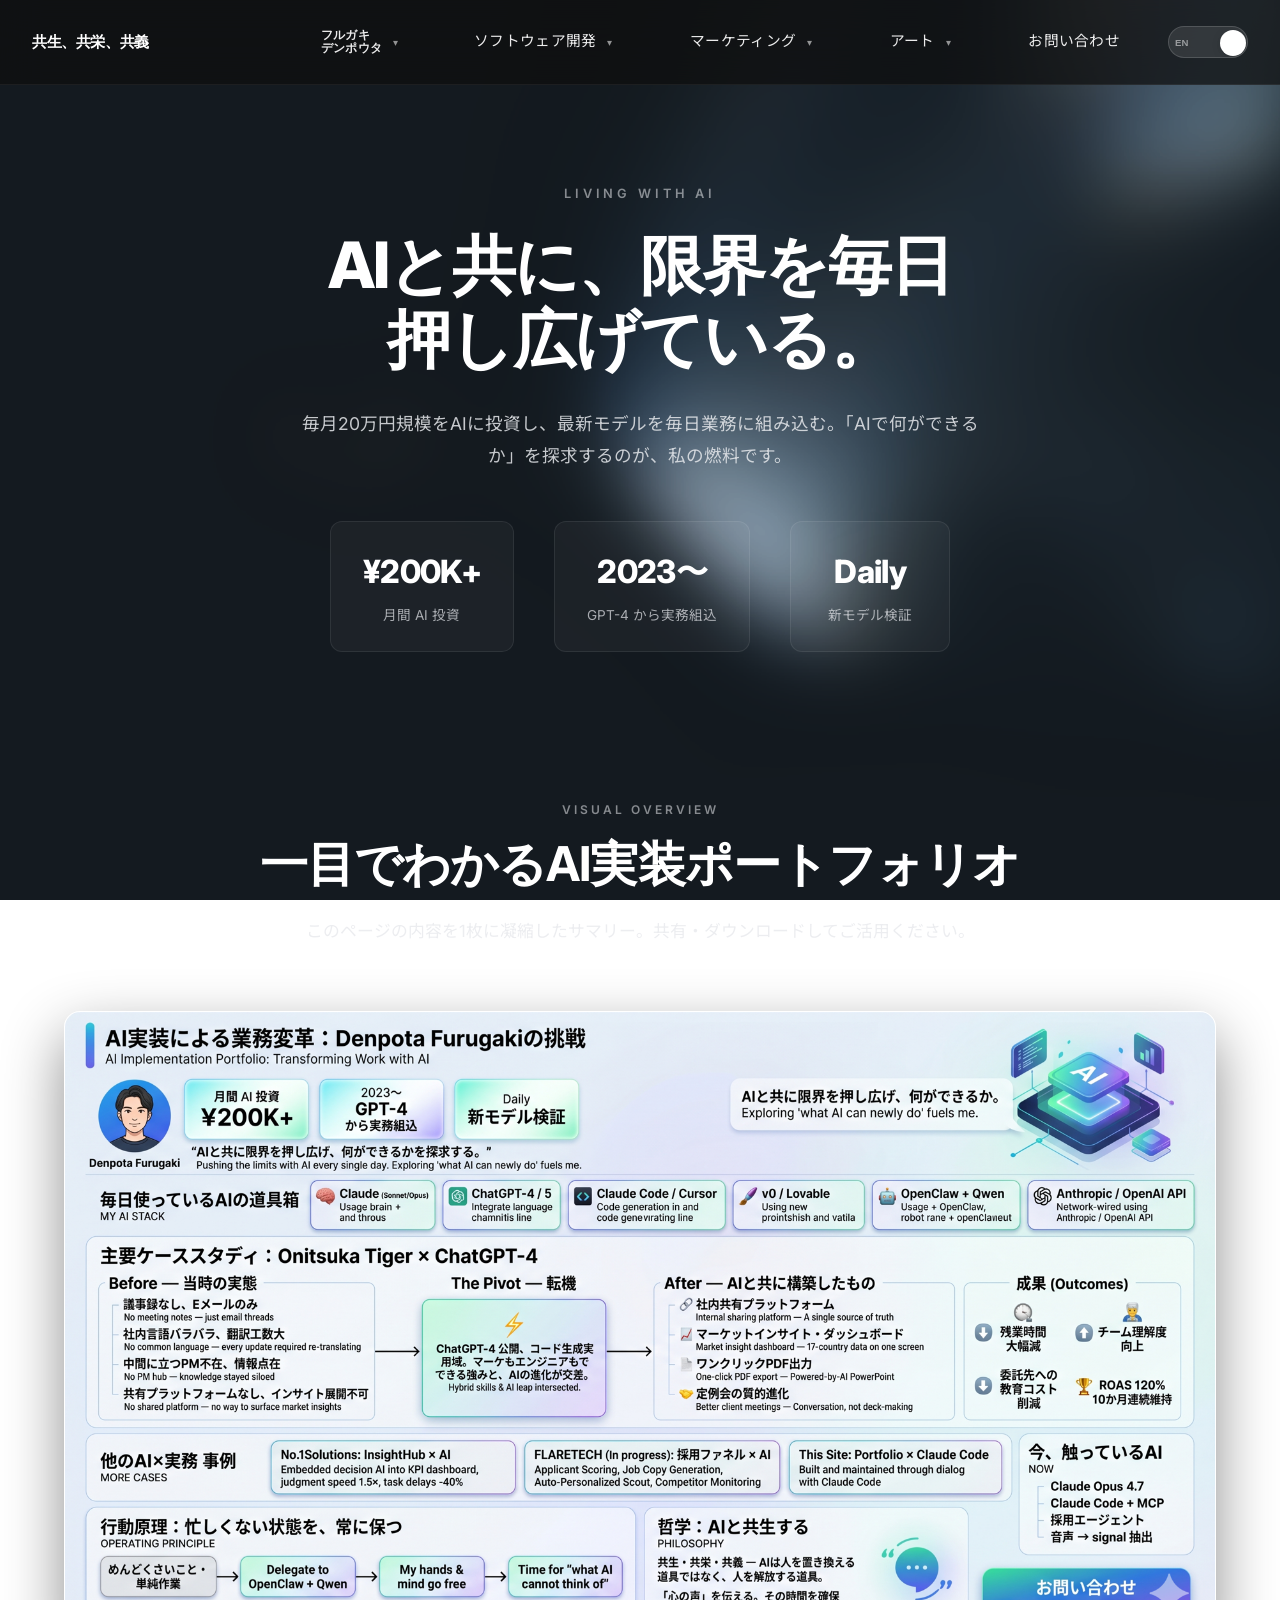
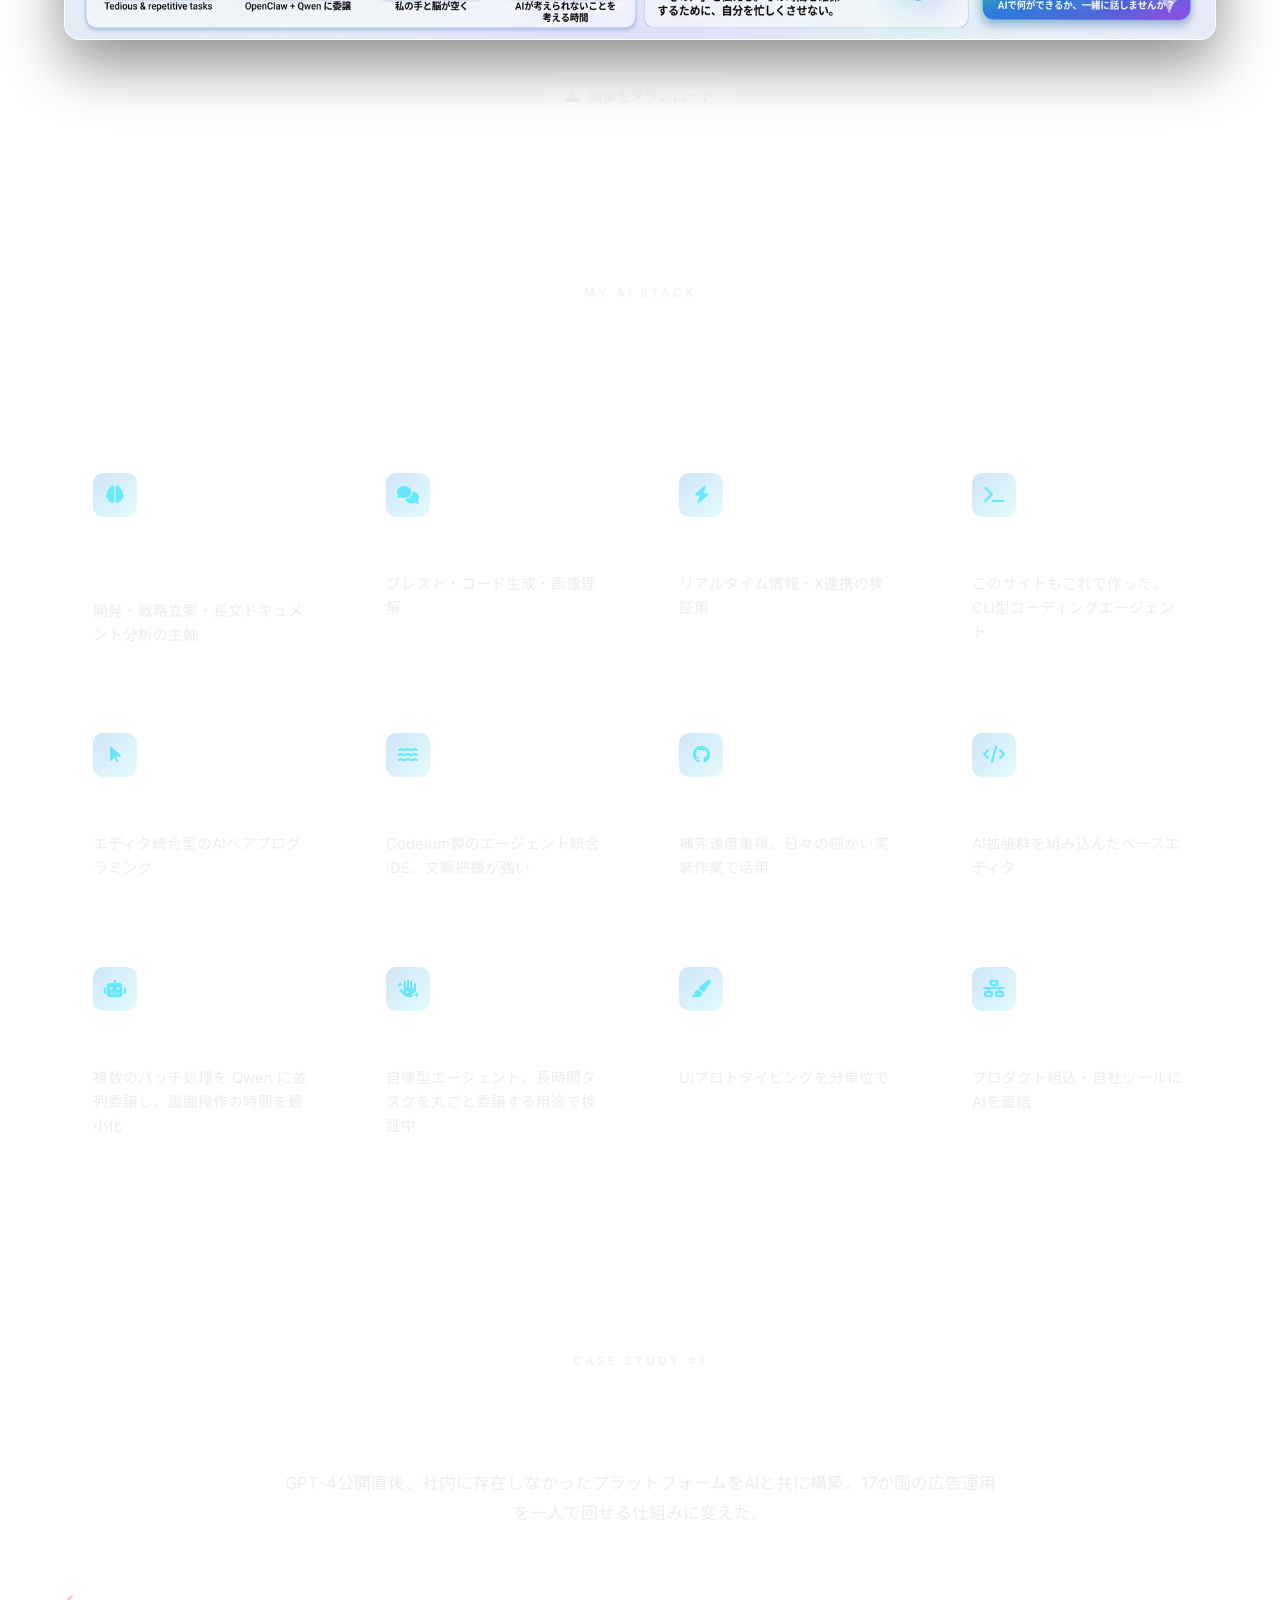
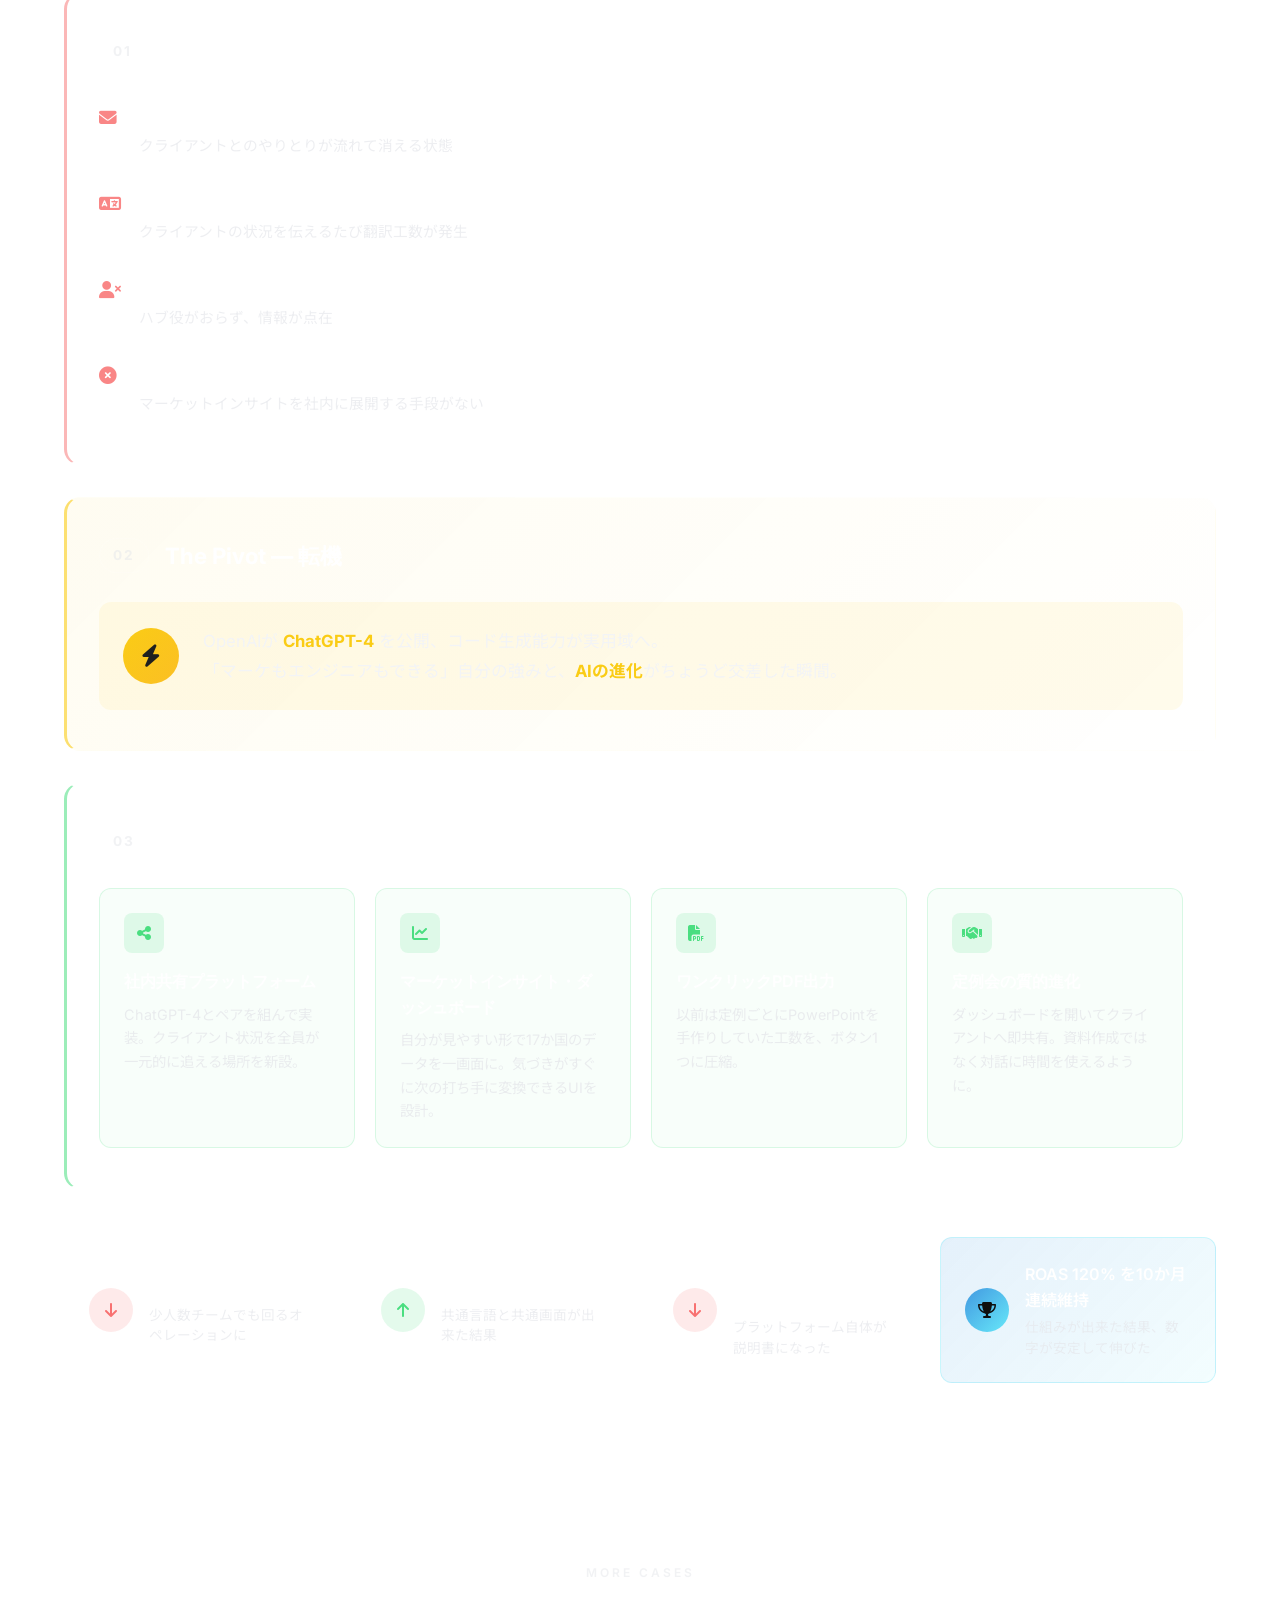
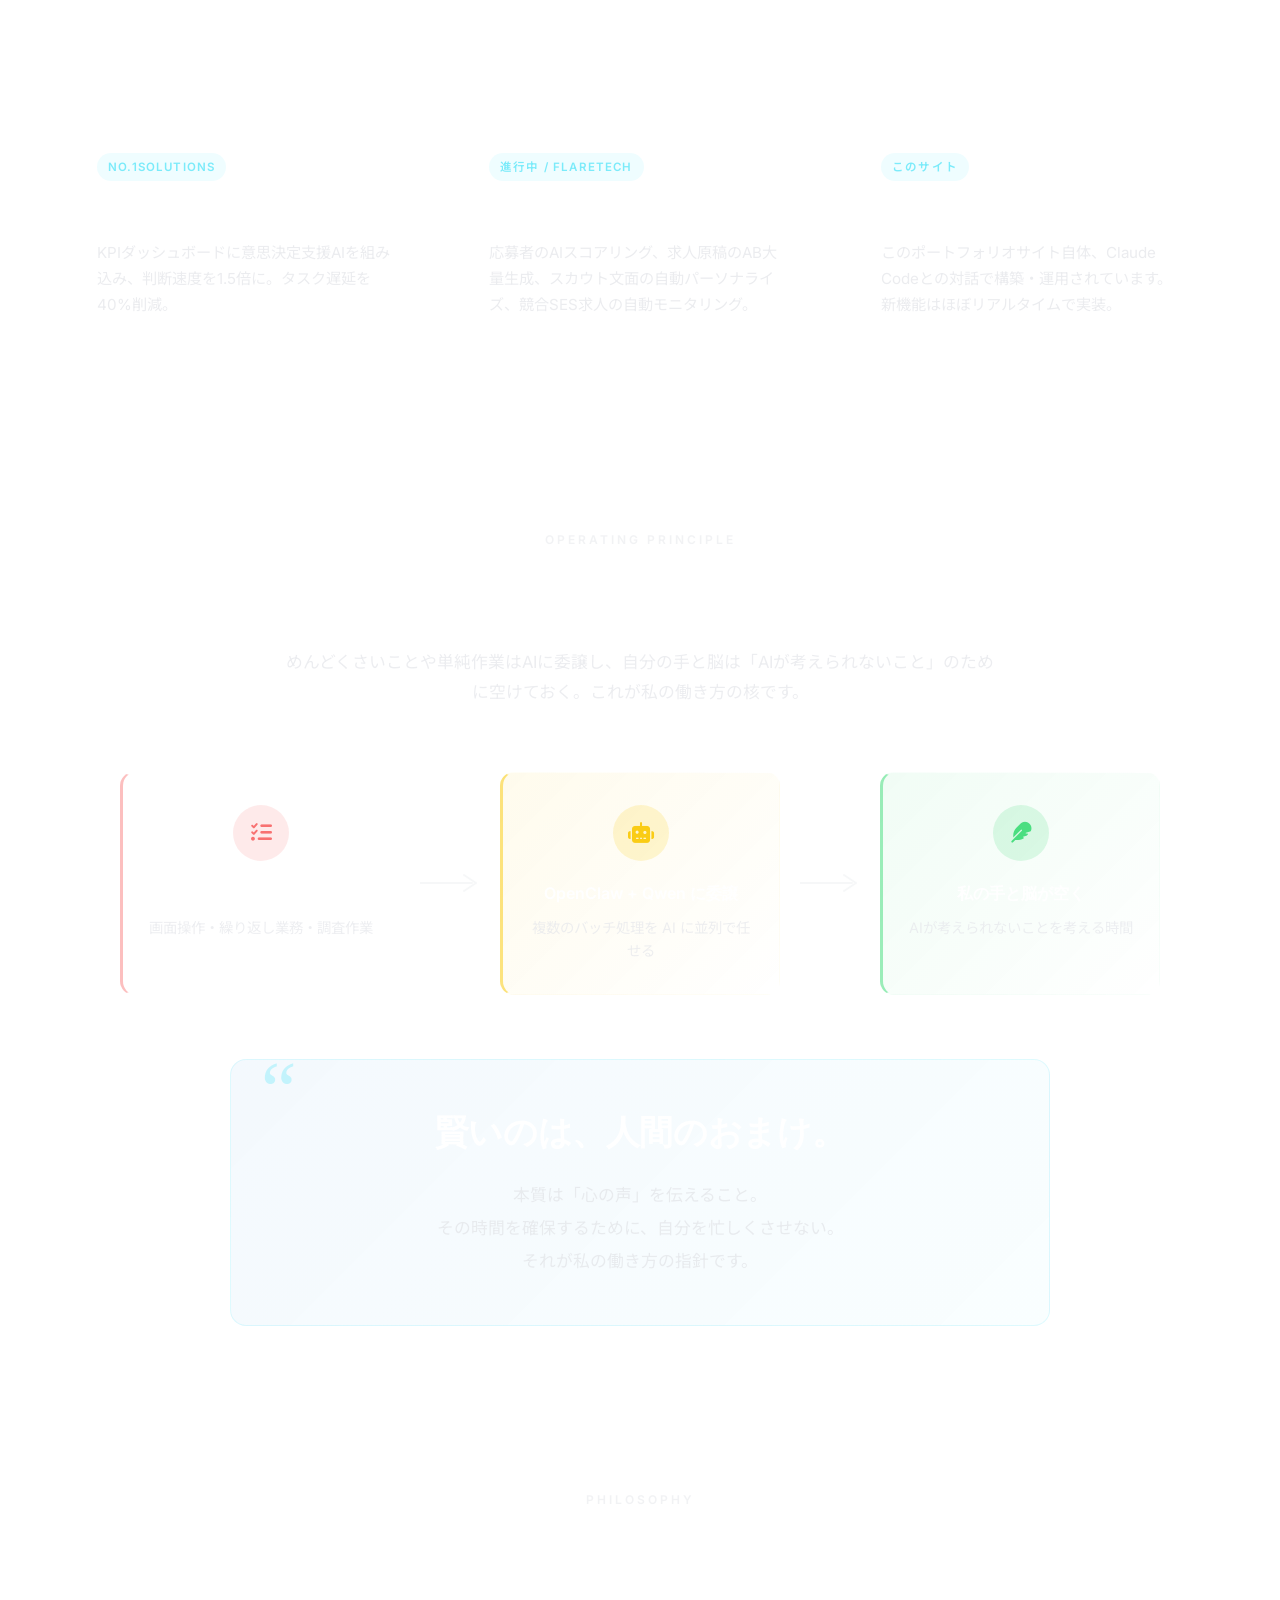
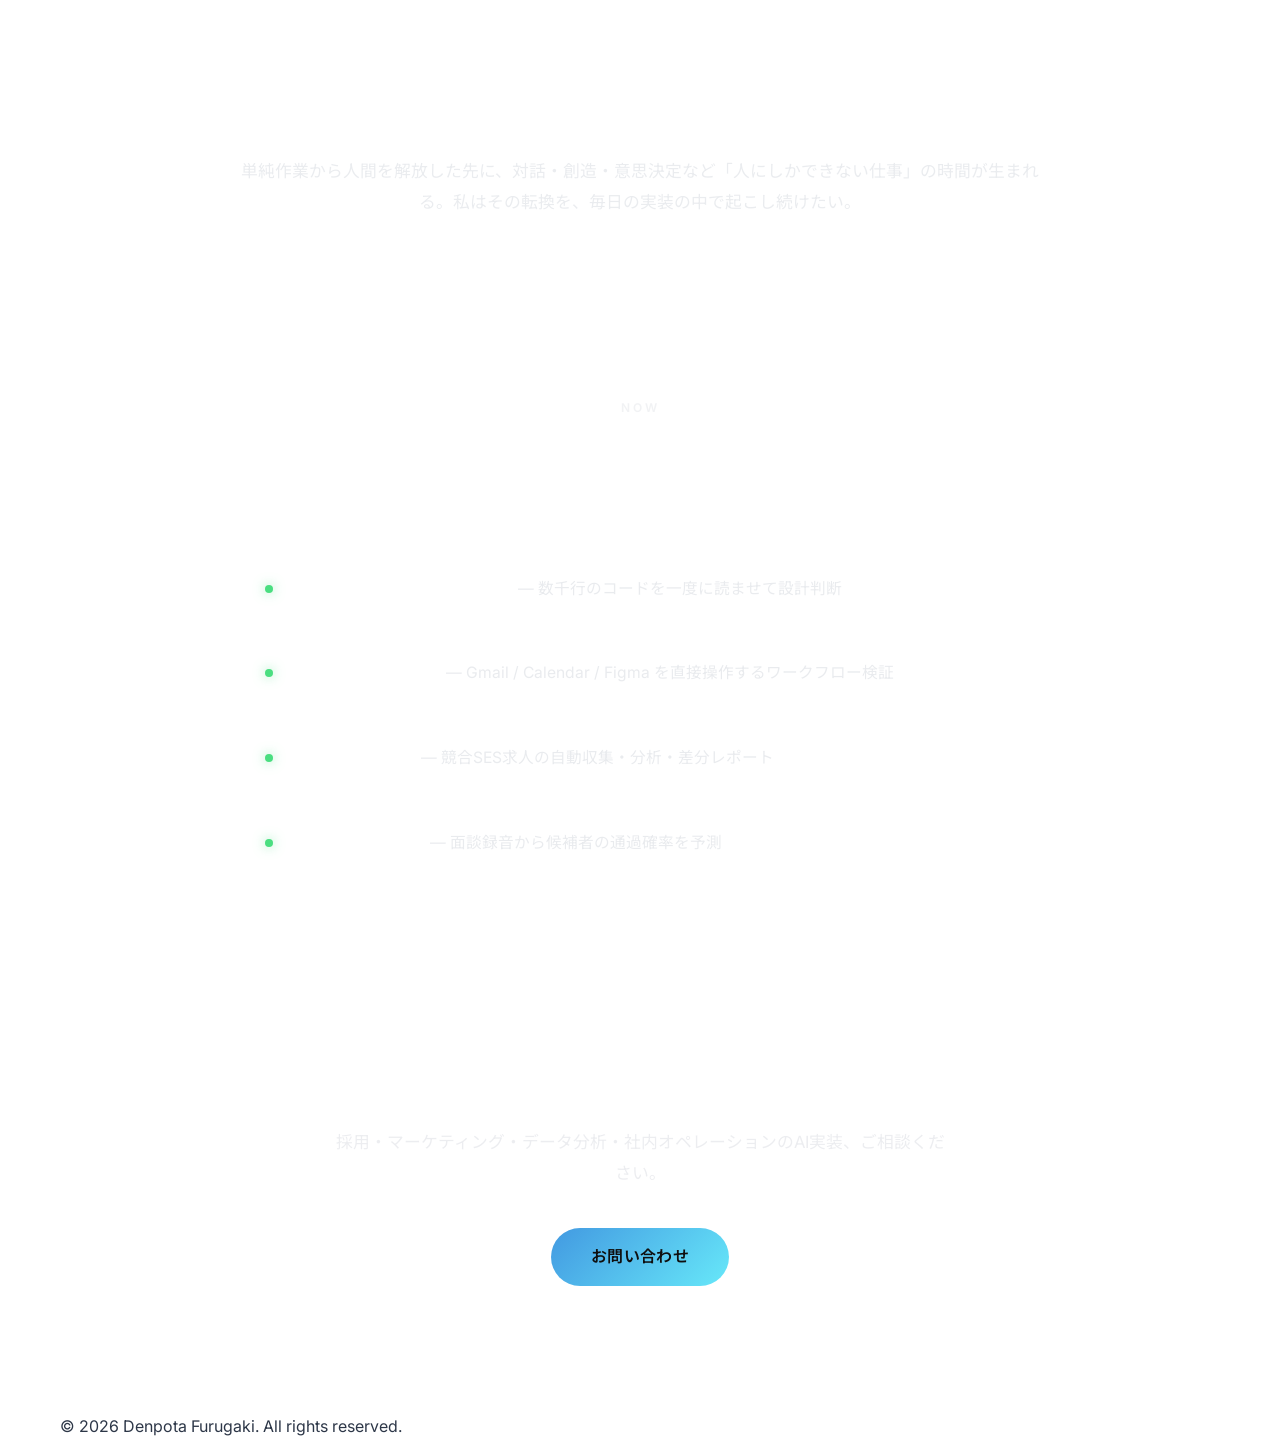
<file: ai.html>
<!DOCTYPE html>
<html lang="ja">
<head>
    <meta charset="UTF-8">
    <meta name="viewport" content="width=device-width, initial-scale=1.0">
    <title>AI | Denpota Furugaki - 最先端AI技術を実装する人</title>
    <meta name="description" content="古垣伝法太がどのようにAIを実務に組み込んできたか — Onitsuka Tiger 案件を含む実例とAIスタック">

    <!-- Favicon -->
    <link rel="icon" type="image/png" sizes="32x32" href="File/favicon_io/favicon-32x32.png">
    <link rel="icon" type="image/png" sizes="16x16" href="File/favicon_io/favicon-16x16.png">
    <link rel="shortcut icon" href="File/favicon_io/favicon.ico">
    <link rel="apple-touch-icon" sizes="180x180" href="File/favicon_io/apple-touch-icon.png">
    <link rel="manifest" href="File/favicon_io/site.webmanifest">

    <!-- Fonts -->
    <link rel="preconnect" href="https://fonts.googleapis.com">
    <link rel="preconnect" href="https://fonts.gstatic.com" crossorigin>
    <link href="https://fonts.googleapis.com/css2?family=Orbitron:wght@400;500;600;700;800;900&family=Exo+2:wght@300;400;500;600;700&family=Inter:wght@300;400;500;600;700&family=Noto+Sans+JP:wght@300;400;500;600;700&family=DotGothic16&family=Kosugi+Maru&display=swap" rel="stylesheet">

    <!-- Font Awesome -->
    <link rel="stylesheet" href="https://cdnjs.cloudflare.com/ajax/libs/font-awesome/6.4.0/css/all.min.css">

    <!-- Custom Styles -->
    <link rel="stylesheet" href="styles.css">
</head>
<body>
    <!-- Fixed background image -->
    <div class="site-bg" aria-hidden="true">
        <picture>
            <img src="images/commons/dummy-bg-image.png" alt="" decoding="async" loading="eager">
        </picture>
    </div>

    <!-- Navigation -->
    <nav class="navbar">
        <div class="nav-container">
            <div class="nav-logo">
                <a href="index.html" style="text-decoration: none; color: inherit;">
                    <h2 data-ja="共生、共栄、共義" data-en="Coexistence<br>Coprosperity<br>Co-righteousness">共生、共栄、共義</h2>
                </a>
            </div>
            <div class="nav-menu" id="nav-menu">
                <div class="nav-dropdown">
                    <a href="index.html" class="nav-link nav-link-stacked nav-link-has-children">
                        <span class="nav-link-dot" aria-hidden="true"></span>
                        <span class="nav-link-inner">
                            <span class="nav-link-text" data-ja="フルガキ<br>デンポウタ" data-en="Denpota<br>Furugaki">フルガキ<br>デンポウタ</span>
                            <span class="nav-link-text-ghost" aria-hidden="true" data-ja="フルガキ<br>デンポウタ" data-en="Denpota<br>Furugaki">フルガキ<br>デンポウタ</span>
                        </span>
                        <span class="nav-link-chevron" aria-hidden="true">▾</span>
                    </a>
                    <div class="nav-dropdown-menu">
                        <a href="about.html" class="dropdown-item" data-ja="自己紹介" data-en="About">自己紹介</a>
                        <a href="ai.html" class="dropdown-item active" data-ja="AI（AI実装）" data-en="AI (Implementation)">AI（AI実装）</a>
                        <a href="skills.html" class="dropdown-item" data-ja="スキルシート" data-en="Skill Sheet">スキルシート</a>
                    </div>
                </div>

                <div class="nav-dropdown">
                    <a href="index.html#software-development" class="nav-link nav-link-has-children">
                        <span class="nav-link-dot" aria-hidden="true"></span>
                        <span class="nav-link-inner">
                            <span class="nav-link-text" data-ja="ソフトウェア開発" data-en="Software">ソフトウェア開発</span>
                            <span class="nav-link-text-ghost" aria-hidden="true" data-ja="ソフトウェア開発" data-en="Software">ソフトウェア開発</span>
                        </span>
                        <span class="nav-link-chevron" aria-hidden="true">▾</span>
                    </a>
                    <div class="nav-dropdown-menu">
                        <a href="index.html#software-development=sw-uiux" class="dropdown-item" data-ja="UI/UX デザイン" data-en="UI/UX Design">UI/UX デザイン</a>
                        <a href="index.html#software-development=sw-ecommerce" class="dropdown-item" data-ja="E-commerce" data-en="E-commerce">E-commerce</a>
                        <a href="index.html#software-development=sw-ai-data" class="dropdown-item" data-ja="AI & データ" data-en="AI & Data">AI & データ</a>
                        <a href="index.html#software-development=sw-cms-crm" class="dropdown-item" data-ja="CMS / CRM" data-en="CMS / CRM">CMS / CRM</a>
                    </div>
                </div>

                <div class="nav-dropdown">
                    <a href="index.html#marketing" class="nav-link nav-link-has-children">
                        <span class="nav-link-dot" aria-hidden="true"></span>
                        <span class="nav-link-inner">
                            <span class="nav-link-text" data-ja="マーケティング" data-en="Marketing">マーケティング</span>
                            <span class="nav-link-text-ghost" aria-hidden="true" data-ja="マーケティング" data-en="Marketing">マーケティング</span>
                        </span>
                        <span class="nav-link-chevron" aria-hidden="true">▾</span>
                    </a>
                    <div class="nav-dropdown-menu">
                        <a href="index.html#marketing=brand-strategy" class="dropdown-item" data-ja="ブランド戦略" data-en="Brand Strategy">ブランド戦略</a>
                        <a href="index.html#marketing=performance-marketing" class="dropdown-item" data-ja="パフォーマンスマーケティング" data-en="Performance Marketing">パフォーマンスマーケティング</a>
                        <a href="index.html#marketing=seo-content" class="dropdown-item" data-ja="SEO & コンテンツ" data-en="SEO & Content">SEO & コンテンツ</a>
                    </div>
                </div>

                <div class="nav-dropdown">
                    <a href="index.html#art" class="nav-link nav-link-has-children">
                        <span class="nav-link-dot" aria-hidden="true"></span>
                        <span class="nav-link-inner">
                            <span class="nav-link-text" data-ja="アート" data-en="Art">アート</span>
                            <span class="nav-link-text-ghost" aria-hidden="true" data-ja="アート" data-en="Art">アート</span>
                        </span>
                        <span class="nav-link-chevron" aria-hidden="true">▾</span>
                    </a>
                    <div class="nav-dropdown-menu">
                        <a href="index.html#art=art-digital" class="dropdown-item" data-ja="Abstract Art" data-en="Abstract Art">Abstract Art</a>
                        <a href="index.html#art=art-photography" class="dropdown-item" data-ja="写真" data-en="Photography">写真</a>
                        <a href="index.html#art=art-video" class="dropdown-item" data-ja="映像制作" data-en="Video Production">映像制作</a>
                        <a href="index.html#art=art-music" class="dropdown-item" data-ja="音楽" data-en="Music">音楽</a>
                    </div>
                </div>

                <a href="index.html#contact" class="nav-link">
                    <span class="nav-link-dot" aria-hidden="true"></span>
                    <span class="nav-link-inner">
                        <span class="nav-link-text" data-ja="お問い合わせ" data-en="Contact">お問い合わせ</span>
                        <span class="nav-link-text-ghost" aria-hidden="true" data-ja="お問い合わせ" data-en="Contact">お問い合わせ</span>
                    </span>
                </a>
                <button id="lang-toggle" class="lang-btn japanese" title="Switch Language / 言語を切り替え">
                    <span class="lang-label en">EN</span>
                    <span class="lang-label jp">JP</span>
                </button>
            </div>
            <button class="nav-toggle" id="nav-toggle" aria-label="Menu" data-magnetic>
                <span class="nav-toggle-inner">
                    <svg class="nav-toggle-ring" viewBox="0 0 60 60" aria-hidden="true">
                        <circle cx="30" cy="30" r="28"></circle>
                    </svg>
                    <span class="nav-toggle-lines" aria-hidden="true">
                        <span class="nav-toggle-line"></span>
                        <span class="nav-toggle-line"></span>
                    </span>
                </span>
            </button>
        </div>
    </nav>

    <main class="ai-page">

        <!-- Hero -->
        <section class="ai-hero">
            <div class="container">
                <div class="ai-hero-eyebrow" data-ja="LIVING WITH AI" data-en="LIVING WITH AI">LIVING WITH AI</div>
                <h1 class="ai-hero-title" data-ja="AIと共に、限界を毎日<br>押し広げている。" data-en="Pushing the limits with AI<br>every single day.">AIと共に、限界を毎日<br>押し広げている。</h1>
                <p class="ai-hero-lead" data-ja="毎月20万円規模をAIに投資し、最新モデルを毎日業務に組み込む。「AIで何ができるか」を探求するのが、私の燃料です。" data-en="I invest ¥200,000+ monthly in AI tools and integrate the latest models into real work every day. Exploring 'what AI can newly do' is what fuels me.">毎月20万円規模をAIに投資し、最新モデルを毎日業務に組み込む。「AIで何ができるか」を探求するのが、私の燃料です。</p>

                <div class="ai-hero-stats">
                    <div class="ai-hero-stat">
                        <span class="ai-stat-value">¥200K+</span>
                        <span class="ai-stat-label" data-ja="月間 AI 投資" data-en="Monthly AI Spend">月間 AI 投資</span>
                    </div>
                    <div class="ai-hero-stat">
                        <span class="ai-stat-value">2023〜</span>
                        <span class="ai-stat-label" data-ja="GPT-4 から実務組込" data-en="Integrating since GPT-4">GPT-4 から実務組込</span>
                    </div>
                    <div class="ai-hero-stat">
                        <span class="ai-stat-value">Daily</span>
                        <span class="ai-stat-label" data-ja="新モデル検証" data-en="Trying new models">新モデル検証</span>
                    </div>
                </div>
            </div>
        </section>

        <!-- Visual Overview Infographic -->
        <section class="ai-overview">
            <div class="container">
                <div class="ai-section-header">
                    <span class="ai-section-eyebrow" data-ja="VISUAL OVERVIEW" data-en="VISUAL OVERVIEW">VISUAL OVERVIEW</span>
                    <h2 class="ai-section-title" data-ja="一目でわかるAI実装ポートフォリオ" data-en="The Whole Story at a Glance">一目でわかるAI実装ポートフォリオ</h2>
                    <p class="ai-section-lead" data-ja="このページの内容を1枚に凝縮したサマリー。共有・ダウンロードしてご活用ください。" data-en="A single-page summary distilling everything on this page. Feel free to share or download.">このページの内容を1枚に凝縮したサマリー。共有・ダウンロードしてご活用ください。</p>
                </div>

                <figure class="ai-overview-figure">
                    <a href="images/commons/Gemini_Generated_Image_rsz5wxrsz5wxrsz5.png" target="_blank" rel="noopener" class="ai-overview-link">
                        <img src="images/commons/Gemini_Generated_Image_rsz5wxrsz5wxrsz5.png"
                             alt="Denpota Furugaki — AI Implementation Portfolio Infographic"
                             loading="lazy"
                             class="ai-overview-image">
                    </a>
                    <figcaption class="ai-overview-caption">
                        <a href="images/commons/Gemini_Generated_Image_rsz5wxrsz5wxrsz5.png" download class="ai-overview-download">
                            <i class="fas fa-download"></i>
                            <span data-ja="画像をダウンロード" data-en="Download Image">画像をダウンロード</span>
                        </a>
                    </figcaption>
                </figure>
            </div>
        </section>

        <!-- AI Stack -->
        <section class="ai-stack-section">
            <div class="container">
                <div class="ai-section-header">
                    <span class="ai-section-eyebrow" data-ja="MY AI STACK" data-en="MY AI STACK">MY AI STACK</span>
                    <h2 class="ai-section-title" data-ja="毎日使っているAIの道具箱" data-en="The toolbox I use every day">毎日使っているAIの道具箱</h2>
                </div>

                <div class="ai-stack-grid">
                    <!-- Conversational AIs -->
                    <div class="ai-tool-card">
                        <div class="ai-tool-icon"><i class="fas fa-brain"></i></div>
                        <h3 class="ai-tool-name">Claude (Sonnet 4.6 / Opus 4.7)</h3>
                        <p class="ai-tool-use" data-ja="開発・戦略立案・長文ドキュメント分析の主軸" data-en="Primary engine for dev, strategy, and long-doc analysis">開発・戦略立案・長文ドキュメント分析の主軸</p>
                    </div>
                    <div class="ai-tool-card">
                        <div class="ai-tool-icon"><i class="fas fa-comments"></i></div>
                        <h3 class="ai-tool-name">ChatGPT-4 / 5</h3>
                        <p class="ai-tool-use" data-ja="ブレスト・コード生成・画像理解" data-en="Brainstorming, code generation, image understanding">ブレスト・コード生成・画像理解</p>
                    </div>
                    <div class="ai-tool-card">
                        <div class="ai-tool-icon"><i class="fas fa-bolt"></i></div>
                        <h3 class="ai-tool-name">Grok</h3>
                        <p class="ai-tool-use" data-ja="リアルタイム情報・X連携の検証用" data-en="For real-time info checks & X integration">リアルタイム情報・X連携の検証用</p>
                    </div>

                    <!-- AI-First Coding -->
                    <div class="ai-tool-card">
                        <div class="ai-tool-icon"><i class="fas fa-terminal"></i></div>
                        <h3 class="ai-tool-name">Claude Code</h3>
                        <p class="ai-tool-use" data-ja="このサイトもこれで作った。CLI型コーディングエージェント" data-en="Built this very site. Agentic CLI coding workflow">このサイトもこれで作った。CLI型コーディングエージェント</p>
                    </div>
                    <div class="ai-tool-card">
                        <div class="ai-tool-icon"><i class="fas fa-mouse-pointer"></i></div>
                        <h3 class="ai-tool-name">Cursor</h3>
                        <p class="ai-tool-use" data-ja="エディタ統合型のAIペアプログラミング" data-en="Editor-integrated AI pair programming">エディタ統合型のAIペアプログラミング</p>
                    </div>
                    <div class="ai-tool-card">
                        <div class="ai-tool-icon"><i class="fas fa-water"></i></div>
                        <h3 class="ai-tool-name">Windsurf</h3>
                        <p class="ai-tool-use" data-ja="Codeium製のエージェント統合IDE。文脈把握が強い" data-en="Codeium's agentic IDE — strong context awareness">Codeium製のエージェント統合IDE。文脈把握が強い</p>
                    </div>
                    <div class="ai-tool-card">
                        <div class="ai-tool-icon"><i class="fab fa-github"></i></div>
                        <h3 class="ai-tool-name">GitHub Copilot</h3>
                        <p class="ai-tool-use" data-ja="補完速度重視。日々の細かい実装作業で活用" data-en="Speed-first completion. Used for everyday small implementation tasks">補完速度重視。日々の細かい実装作業で活用</p>
                    </div>
                    <div class="ai-tool-card">
                        <div class="ai-tool-icon"><i class="fas fa-code"></i></div>
                        <h3 class="ai-tool-name">VS Code</h3>
                        <p class="ai-tool-use" data-ja="AI拡張群を組み込んだベースエディタ" data-en="Base editor wired with multiple AI extensions">AI拡張群を組み込んだベースエディタ</p>
                    </div>

                    <!-- Agentic / Automation -->
                    <div class="ai-tool-card">
                        <div class="ai-tool-icon"><i class="fas fa-robot"></i></div>
                        <h3 class="ai-tool-name">OpenClaw + Qwen</h3>
                        <p class="ai-tool-use" data-ja="複数のバッチ処理を Qwen に並列委譲し、画面操作の時間を最小化" data-en="Delegate batch tasks to Qwen in parallel — minimize time spent on screen operations">複数のバッチ処理を Qwen に並列委譲し、画面操作の時間を最小化</p>
                    </div>
                    <div class="ai-tool-card">
                        <div class="ai-tool-icon"><i class="fas fa-hand-sparkles"></i></div>
                        <h3 class="ai-tool-name">Manus</h3>
                        <p class="ai-tool-use" data-ja="自律型エージェント。長時間タスクを丸ごと委譲する用途で検証中" data-en="Autonomous agent — testing it for handing off long-running multi-step tasks end-to-end">自律型エージェント。長時間タスクを丸ごと委譲する用途で検証中</p>
                    </div>

                    <!-- Prototyping -->
                    <div class="ai-tool-card">
                        <div class="ai-tool-icon"><i class="fas fa-paint-brush"></i></div>
                        <h3 class="ai-tool-name">v0 / Lovable</h3>
                        <p class="ai-tool-use" data-ja="UIプロトタイピングを分単位で" data-en="UI prototyping in minutes">UIプロトタイピングを分単位で</p>
                    </div>

                    <!-- API -->
                    <div class="ai-tool-card">
                        <div class="ai-tool-icon"><i class="fas fa-network-wired"></i></div>
                        <h3 class="ai-tool-name">Anthropic / OpenAI API</h3>
                        <p class="ai-tool-use" data-ja="プロダクト組込・自社ツールにAIを直結" data-en="Embedding AI directly into products & internal tools">プロダクト組込・自社ツールにAIを直結</p>
                    </div>
                </div>
            </div>
        </section>

        <!-- Featured Case Study: Onitsuka Tiger -->
        <section class="ai-case-featured">
            <div class="container">
                <div class="ai-section-header">
                    <span class="ai-section-eyebrow" data-ja="CASE STUDY #1" data-en="CASE STUDY #1">CASE STUDY #1</span>
                    <h2 class="ai-section-title" data-ja="Onitsuka Tiger × ChatGPT-4" data-en="Onitsuka Tiger × ChatGPT-4">Onitsuka Tiger × ChatGPT-4</h2>
                    <p class="ai-section-lead" data-ja="GPT-4公開直後、社内に存在しなかったプラットフォームをAIと共に構築。17か国の広告運用を一人で回せる仕組みに変えた。" data-en="Just after GPT-4 launched, I built — with AI as my pair — the internal platform that didn't exist before, turning 17-country ad ops into something one person could orchestrate.">GPT-4公開直後、社内に存在しなかったプラットフォームをAIと共に構築。17か国の広告運用を一人で回せる仕組みに変えた。</p>
                </div>

                <!-- Before/Pivot/After Flow Infographic -->
                <div class="ai-flow">

                    <!-- Before -->
                    <div class="ai-flow-stage ai-flow-before">
                        <div class="ai-flow-stage-header">
                            <span class="ai-flow-step">01</span>
                            <h3 data-ja="Before — 当時の実態" data-en="Before — How it really was">Before — 当時の実態</h3>
                        </div>
                        <ul class="ai-flow-list">
                            <li>
                                <i class="fas fa-envelope"></i>
                                <div>
                                    <strong data-ja="議事録なし、Eメールスレッドだけ" data-en="No meeting notes — just bloated email threads">議事録なし、Eメールスレッドだけ</strong>
                                    <span data-ja="クライアントとのやりとりが流れて消える状態" data-en="Client conversations disappeared into the void">クライアントとのやりとりが流れて消える状態</span>
                                </div>
                            </li>
                            <li>
                                <i class="fas fa-language"></i>
                                <div>
                                    <strong data-ja="社内共有の言語がバラバラ" data-en="No common language for internal handoffs">社内共有の言語がバラバラ</strong>
                                    <span data-ja="クライアントの状況を伝えるたび翻訳工数が発生" data-en="Every status update required re-translating context">クライアントの状況を伝えるたび翻訳工数が発生</span>
                                </div>
                            </li>
                            <li>
                                <i class="fas fa-user-times"></i>
                                <div>
                                    <strong data-ja="中間に立つPM不在" data-en="No project manager in the middle">中間に立つPM不在</strong>
                                    <span data-ja="ハブ役がおらず、情報が点在" data-en="No hub — knowledge stayed siloed">ハブ役がおらず、情報が点在</span>
                                </div>
                            </li>
                            <li>
                                <i class="fas fa-times-circle"></i>
                                <div>
                                    <strong data-ja="共有プラットフォームなし" data-en="No shared platform">共有プラットフォームなし</strong>
                                    <span data-ja="マーケットインサイトを社内に展開する手段がない" data-en="No way to surface market insights across the team">マーケットインサイトを社内に展開する手段がない</span>
                                </div>
                            </li>
                        </ul>
                    </div>

                    <!-- Pivot -->
                    <div class="ai-flow-stage ai-flow-pivot">
                        <div class="ai-flow-stage-header">
                            <span class="ai-flow-step">02</span>
                            <h3 data-ja="The Pivot — 転機" data-en="The Pivot">The Pivot — 転機</h3>
                        </div>
                        <div class="ai-pivot-card">
                            <div class="ai-pivot-icon"><i class="fas fa-bolt"></i></div>
                            <p class="ai-pivot-text" data-ja="OpenAIが <strong>ChatGPT-4</strong> を公開、コード生成能力が実用域へ。<br>「マーケもエンジニアもできる」自分の強みと、<strong>AIの進化</strong>がちょうど交差した瞬間。" data-en="OpenAI released <strong>ChatGPT-4</strong>, and code generation crossed the usability line.<br>My hybrid 'marketer + engineer' background and <strong>AI's leap</strong> intersected at exactly the right time.">OpenAIが <strong>ChatGPT-4</strong> を公開、コード生成能力が実用域へ。<br>「マーケもエンジニアもできる」自分の強みと、<strong>AIの進化</strong>がちょうど交差した瞬間。</p>
                        </div>
                    </div>

                    <!-- After -->
                    <div class="ai-flow-stage ai-flow-after">
                        <div class="ai-flow-stage-header">
                            <span class="ai-flow-step">03</span>
                            <h3 data-ja="After — AIと共に構築したもの" data-en="After — What I built with AI">After — AIと共に構築したもの</h3>
                        </div>
                        <div class="ai-build-grid">
                            <div class="ai-build-item">
                                <div class="ai-build-icon"><i class="fas fa-share-alt"></i></div>
                                <h4 data-ja="社内共有プラットフォーム" data-en="Internal sharing platform">社内共有プラットフォーム</h4>
                                <p data-ja="ChatGPT-4とペアを組んで実装。クライアント状況を全員が一元的に追える場所を新設。" data-en="Built pair-coding with ChatGPT-4. A single source of truth where the whole team could follow client context.">ChatGPT-4とペアを組んで実装。クライアント状況を全員が一元的に追える場所を新設。</p>
                            </div>
                            <div class="ai-build-item">
                                <div class="ai-build-icon"><i class="fas fa-chart-line"></i></div>
                                <h4 data-ja="マーケットインサイト・ダッシュボード" data-en="Market insight dashboard">マーケットインサイト・ダッシュボード</h4>
                                <p data-ja="自分が見やすい形で17か国のデータを一画面に。気づきがすぐに次の打ち手に変換できるUIを設計。" data-en="17-country data on one screen, designed for fast pattern recognition. Insights flowed directly into next-week decisions.">自分が見やすい形で17か国のデータを一画面に。気づきがすぐに次の打ち手に変換できるUIを設計。</p>
                            </div>
                            <div class="ai-build-item">
                                <div class="ai-build-icon"><i class="fas fa-file-pdf"></i></div>
                                <h4 data-ja="ワンクリックPDF出力" data-en="One-click PDF export">ワンクリックPDF出力</h4>
                                <p data-ja="以前は定例ごとにPowerPointを手作りしていた工数を、ボタン1つに圧縮。" data-en="What used to be hours of manual PowerPoint became a single click before each meeting.">以前は定例ごとにPowerPointを手作りしていた工数を、ボタン1つに圧縮。</p>
                            </div>
                            <div class="ai-build-item">
                                <div class="ai-build-icon"><i class="fas fa-handshake"></i></div>
                                <h4 data-ja="定例会の質的進化" data-en="Better client meetings">定例会の質的進化</h4>
                                <p data-ja="ダッシュボードを開いてクライアントへ即共有。資料作成ではなく対話に時間を使えるように。" data-en="Open the dashboard, share live with the client. Time spent on conversation, not deck-making.">ダッシュボードを開いてクライアントへ即共有。資料作成ではなく対話に時間を使えるように。</p>
                            </div>
                        </div>
                    </div>

                </div>

                <!-- Outcomes Stats -->
                <div class="ai-outcomes">
                    <div class="ai-outcome-card">
                        <div class="ai-outcome-arrow ai-outcome-down"><i class="fas fa-arrow-down"></i></div>
                        <div class="ai-outcome-text">
                            <strong data-ja="残業時間 大幅減" data-en="Overtime sharply reduced">残業時間 大幅減</strong>
                            <span data-ja="少人数チームでも回るオペレーションに" data-en="A small team could finally keep up">少人数チームでも回るオペレーションに</span>
                        </div>
                    </div>
                    <div class="ai-outcome-card">
                        <div class="ai-outcome-arrow ai-outcome-up"><i class="fas fa-arrow-up"></i></div>
                        <div class="ai-outcome-text">
                            <strong data-ja="チーム理解度 向上" data-en="Team alignment deepened">チーム理解度 向上</strong>
                            <span data-ja="共通言語と共通画面が出来た結果" data-en="Shared language + shared screen = shared brain">共通言語と共通画面が出来た結果</span>
                        </div>
                    </div>
                    <div class="ai-outcome-card">
                        <div class="ai-outcome-arrow ai-outcome-down"><i class="fas fa-arrow-down"></i></div>
                        <div class="ai-outcome-text">
                            <strong data-ja="委託先への教育コスト 削減" data-en="Outsourcing onboarding cost cut">委託先への教育コスト 削減</strong>
                            <span data-ja="プラットフォーム自体が説明書になった" data-en="The platform itself became the manual">プラットフォーム自体が説明書になった</span>
                        </div>
                    </div>
                    <div class="ai-outcome-card ai-outcome-headline">
                        <div class="ai-outcome-arrow ai-outcome-up"><i class="fas fa-trophy"></i></div>
                        <div class="ai-outcome-text">
                            <strong data-ja="ROAS 120% を10か月連続維持" data-en="ROAS 120% sustained 10 months">ROAS 120% を10か月連続維持</strong>
                            <span data-ja="仕組みが出来た結果、数字が安定して伸びた" data-en="Once the system existed, the numbers got predictable">仕組みが出来た結果、数字が安定して伸びた</span>
                        </div>
                    </div>
                </div>
            </div>
        </section>

        <!-- Other Case Studies (compact) -->
        <section class="ai-cases-other">
            <div class="container">
                <div class="ai-section-header">
                    <span class="ai-section-eyebrow" data-ja="MORE CASES" data-en="MORE CASES">MORE CASES</span>
                    <h2 class="ai-section-title" data-ja="他のAI×実務 事例" data-en="More AI × work integrations">他のAI×実務 事例</h2>
                </div>

                <div class="ai-other-grid">
                    <div class="ai-other-card">
                        <span class="ai-other-tag" data-ja="No.1Solutions" data-en="No.1Solutions">No.1Solutions</span>
                        <h3 data-ja="InsightHub × AI" data-en="InsightHub × AI">InsightHub × AI</h3>
                        <p data-ja="KPIダッシュボードに意思決定支援AIを組み込み、判断速度を1.5倍に。タスク遅延を40%削減。" data-en="Embedded decision-support AI into a KPI dashboard, lifting decision speed by 1.5× and cutting task delays 40%.">KPIダッシュボードに意思決定支援AIを組み込み、判断速度を1.5倍に。タスク遅延を40%削減。</p>
                    </div>
                    <div class="ai-other-card">
                        <span class="ai-other-tag" data-ja="進行中 / FLARETECH" data-en="In progress / FLARETECH">進行中 / FLARETECH</span>
                        <h3 data-ja="採用ファネル × AI" data-en="Recruiting Funnel × AI">採用ファネル × AI</h3>
                        <p data-ja="応募者のAIスコアリング、求人原稿のAB大量生成、スカウト文面の自動パーソナライズ、競合SES求人の自動モニタリング。" data-en="AI-driven applicant scoring, mass A/B-tested job copy, personalized scout messages, and automated competitor monitoring.">応募者のAIスコアリング、求人原稿のAB大量生成、スカウト文面の自動パーソナライズ、競合SES求人の自動モニタリング。</p>
                    </div>
                    <div class="ai-other-card">
                        <span class="ai-other-tag" data-ja="このサイト" data-en="This site">このサイト</span>
                        <h3 data-ja="Portfolio × Claude Code" data-en="Portfolio × Claude Code">Portfolio × Claude Code</h3>
                        <p data-ja="このポートフォリオサイト自体、Claude Codeとの対話で構築・運用されています。新機能はほぼリアルタイムで実装。" data-en="This portfolio itself is built and maintained through dialog with Claude Code. New features ship nearly in real time.">このポートフォリオサイト自体、Claude Codeとの対話で構築・運用されています。新機能はほぼリアルタイムで実装。</p>
                    </div>
                </div>
            </div>
        </section>

        <!-- Operating Principle -->
        <section class="ai-principle">
            <div class="container">
                <div class="ai-section-header">
                    <span class="ai-section-eyebrow" data-ja="OPERATING PRINCIPLE" data-en="OPERATING PRINCIPLE">OPERATING PRINCIPLE</span>
                    <h2 class="ai-section-title" data-ja="忙しくない状態を、常に保つ" data-en="Always keep myself unbusy">忙しくない状態を、常に保つ</h2>
                    <p class="ai-section-lead" data-ja="めんどくさいことや単純作業はAIに委譲し、自分の手と脳は「AIが考えられないこと」のために空けておく。これが私の働き方の核です。" data-en="I delegate the tedious and the routine to AI so that my hands and mind stay free for what AI cannot think of. This is the core of how I work.">めんどくさいことや単純作業はAIに委譲し、自分の手と脳は「AIが考えられないこと」のために空けておく。これが私の働き方の核です。</p>
                </div>

                <!-- Workflow visualization -->
                <div class="ai-workflow">
                    <div class="ai-workflow-step ai-workflow-input">
                        <div class="ai-workflow-icon"><i class="fas fa-list-check"></i></div>
                        <h3 data-ja="めんどくさいこと・単純作業" data-en="Tedious & repetitive tasks">めんどくさいこと・単純作業</h3>
                        <p data-ja="画面操作・繰り返し業務・調査作業" data-en="Screen ops, repetitive work, research grunt">画面操作・繰り返し業務・調査作業</p>
                    </div>

                    <div class="ai-workflow-arrow" aria-hidden="true">
                        <svg viewBox="0 0 60 24"><path d="M0 12 L52 12 M44 4 L56 12 L44 20" fill="none" stroke="currentColor" stroke-width="2" stroke-linecap="round" stroke-linejoin="round"/></svg>
                    </div>

                    <div class="ai-workflow-step ai-workflow-delegate">
                        <div class="ai-workflow-icon"><i class="fas fa-robot"></i></div>
                        <h3 data-ja="OpenClaw + Qwen に委譲" data-en="Delegate to OpenClaw + Qwen">OpenClaw + Qwen に委譲</h3>
                        <p data-ja="複数のバッチ処理を AI に並列で任せる" data-en="Multiple batch jobs run in parallel by AI">複数のバッチ処理を AI に並列で任せる</p>
                    </div>

                    <div class="ai-workflow-arrow" aria-hidden="true">
                        <svg viewBox="0 0 60 24"><path d="M0 12 L52 12 M44 4 L56 12 L44 20" fill="none" stroke="currentColor" stroke-width="2" stroke-linecap="round" stroke-linejoin="round"/></svg>
                    </div>

                    <div class="ai-workflow-step ai-workflow-result">
                        <div class="ai-workflow-icon"><i class="fas fa-feather"></i></div>
                        <h3 data-ja="私の手と脳が空く" data-en="My hands & mind go free">私の手と脳が空く</h3>
                        <p data-ja="AIが考えられないことを考える時間" data-en="Time to think what AI cannot think">AIが考えられないことを考える時間</p>
                    </div>
                </div>

                <!-- Manifesto -->
                <blockquote class="ai-manifesto">
                    <p class="ai-manifesto-headline" data-ja="賢いのは、人間のおまけ。" data-en="Being smart is just a side feature of being human.">賢いのは、人間のおまけ。</p>
                    <p class="ai-manifesto-body" data-ja="本質は「心の声」を伝えること。<br>その時間を確保するために、自分を忙しくさせない。<br>それが私の働き方の指針です。" data-en="The essence is conveying the voice of the heart.<br>To protect that time, I refuse to let myself get busy.<br>That is the principle behind how I work.">本質は「心の声」を伝えること。<br>その時間を確保するために、自分を忙しくさせない。<br>それが私の働き方の指針です。</p>
                </blockquote>
            </div>
        </section>

        <!-- Philosophy -->
        <section class="ai-philosophy">
            <div class="container">
                <div class="ai-section-header">
                    <span class="ai-section-eyebrow" data-ja="PHILOSOPHY" data-en="PHILOSOPHY">PHILOSOPHY</span>
                    <h2 class="ai-section-title" data-ja="AIと共生する" data-en="Coexisting with AI">AIと共生する</h2>
                </div>

                <div class="ai-philosophy-content">
                    <p class="ai-philosophy-quote" data-ja="「共生・共栄・共義」— AIは人を置き換える道具ではなく、人を解放する道具。" data-en="'Coexistence, Coprosperity, Co-righteousness' — AI is not a tool to replace people. It is a tool to free them.">「共生・共栄・共義」— AIは人を置き換える道具ではなく、人を解放する道具。</p>
                    <p class="ai-philosophy-body" data-ja="単純作業から人間を解放した先に、対話・創造・意思決定など「人にしかできない仕事」の時間が生まれる。私はその転換を、毎日の実装の中で起こし続けたい。" data-en="When humans are freed from rote work, what's left is dialogue, creation, and judgment — the work only humans can do. I want to keep triggering that transition, one implementation at a time.">単純作業から人間を解放した先に、対話・創造・意思決定など「人にしかできない仕事」の時間が生まれる。私はその転換を、毎日の実装の中で起こし続けたい。</p>
                </div>
            </div>
        </section>

        <!-- Now -->
        <section class="ai-now">
            <div class="container">
                <div class="ai-section-header">
                    <span class="ai-section-eyebrow" data-ja="NOW" data-en="NOW">NOW</span>
                    <h2 class="ai-section-title" data-ja="今、触っているAI" data-en="What I'm exploring right now">今、触っているAI</h2>
                </div>

                <ul class="ai-now-list">
                    <li>
                        <span class="ai-now-dot"></span>
                        <span data-ja="<strong>Claude Opus 4.7 (1M context)</strong> — 数千行のコードを一度に読ませて設計判断" data-en="<strong>Claude Opus 4.7 (1M context)</strong> — feeding it thousands of lines at once for architectural decisions"><strong>Claude Opus 4.7 (1M context)</strong> — 数千行のコードを一度に読ませて設計判断</span>
                    </li>
                    <li>
                        <span class="ai-now-dot"></span>
                        <span data-ja="<strong>Claude Code + MCP</strong> — Gmail / Calendar / Figma を直接操作するワークフロー検証" data-en="<strong>Claude Code + MCP</strong> — testing workflows that directly drive Gmail / Calendar / Figma"><strong>Claude Code + MCP</strong> — Gmail / Calendar / Figma を直接操作するワークフロー検証</span>
                    </li>
                    <li>
                        <span class="ai-now-dot"></span>
                        <span data-ja="<strong>採用エージェント</strong> — 競合SES求人の自動収集・分析・差分レポート" data-en="<strong>Recruiting agent</strong> — auto-scraping competitor SES job postings, analyzing diffs, weekly reports"><strong>採用エージェント</strong> — 競合SES求人の自動収集・分析・差分レポート</span>
                    </li>
                    <li>
                        <span class="ai-now-dot"></span>
                        <span data-ja="<strong>音声 → signal 抽出</strong> — 面談録音から候補者の通過確率を予測" data-en="<strong>Voice → signal extraction</strong> — predicting candidate pass-through probability from interview recordings"><strong>音声 → signal 抽出</strong> — 面談録音から候補者の通過確率を予測</span>
                    </li>
                </ul>
            </div>
        </section>

        <!-- CTA -->
        <section class="ai-cta">
            <div class="container">
                <h2 class="ai-cta-title" data-ja="AIで何ができるか、一緒に話しませんか？" data-en="Curious what AI can newly do for you?">AIで何ができるか、一緒に話しませんか？</h2>
                <p class="ai-cta-lead" data-ja="採用・マーケティング・データ分析・社内オペレーションのAI実装、ご相談ください。" data-en="Open to conversations about AI implementation in recruiting, marketing, analytics, and internal ops.">採用・マーケティング・データ分析・社内オペレーションのAI実装、ご相談ください。</p>
                <a href="index.html#contact" class="ai-cta-btn" data-ja="お問い合わせ" data-en="Get in touch">お問い合わせ</a>
            </div>
        </section>

    </main>

    <footer class="footer">
        <div class="container">
            <p>&copy; 2026 Denpota Furugaki. All rights reserved.</p>
        </div>
    </footer>

    <script src="script.js"></script>
</body>
</html>
</file>
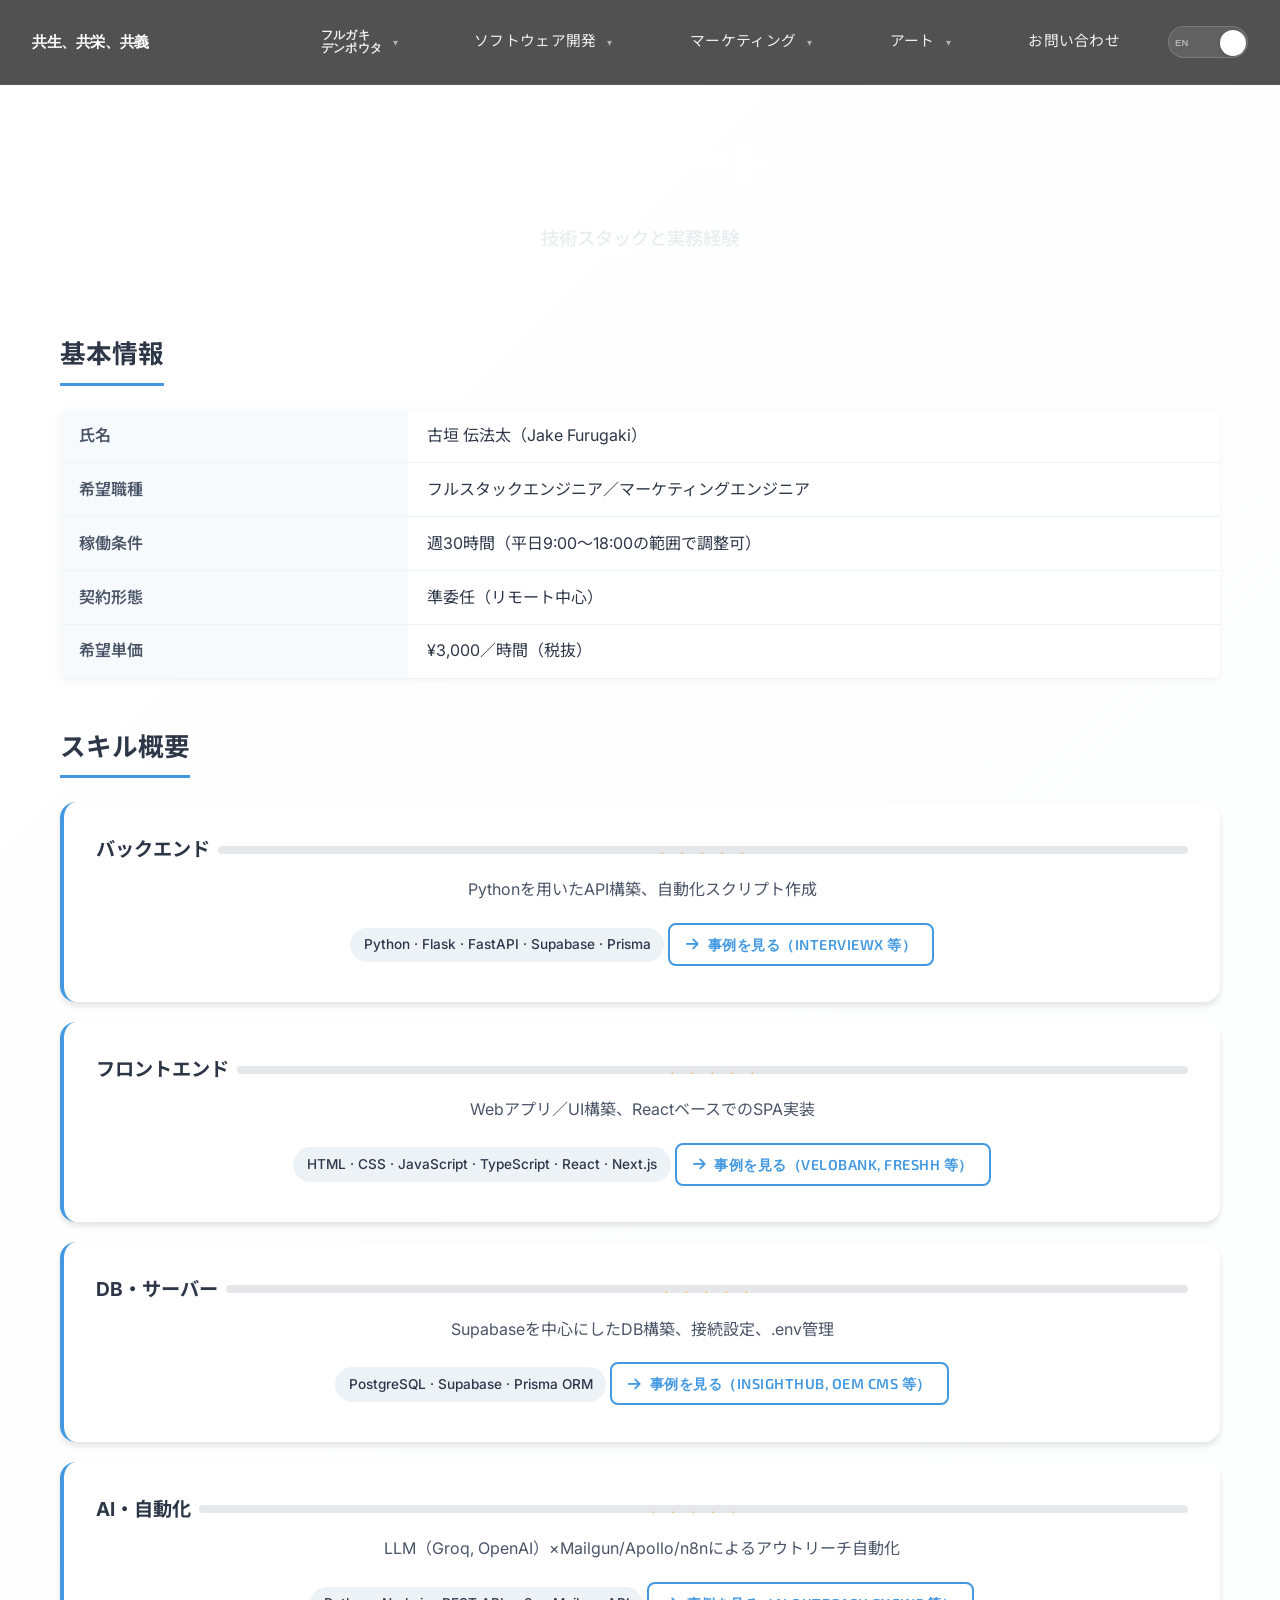
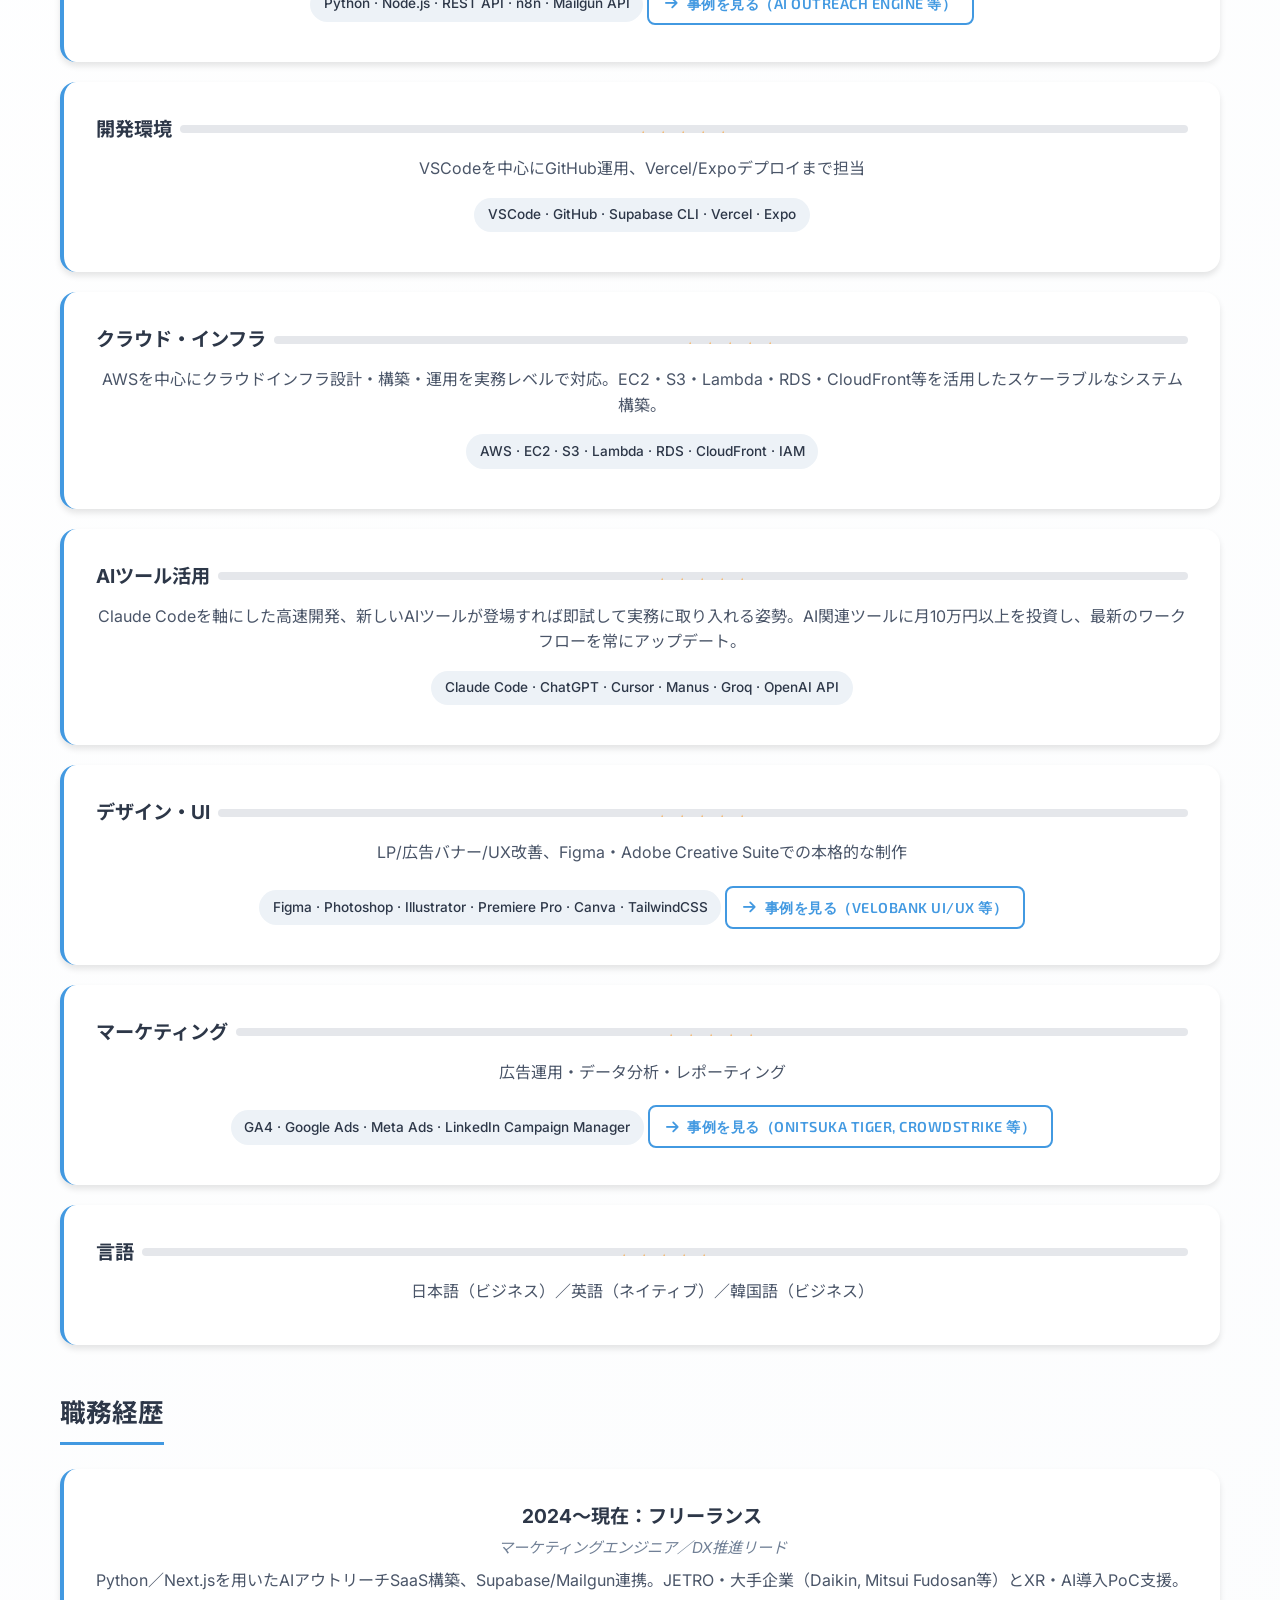
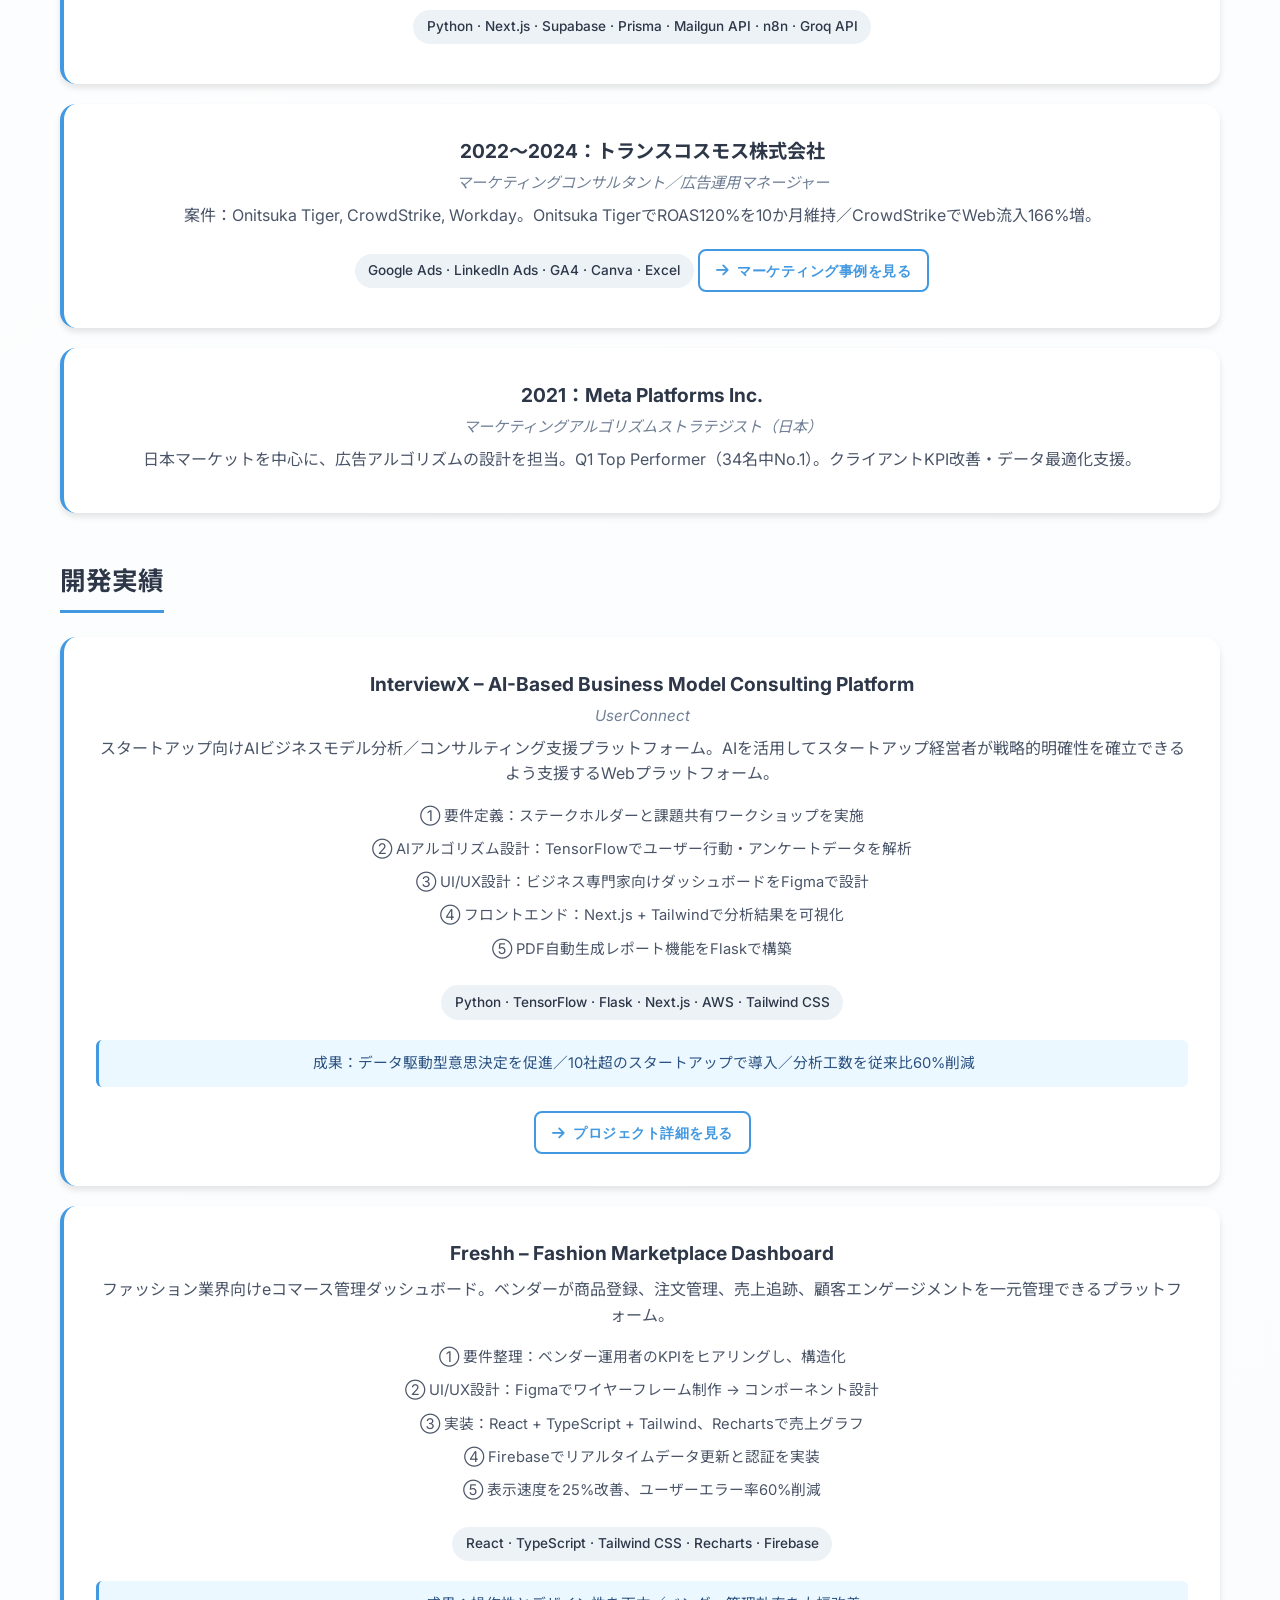
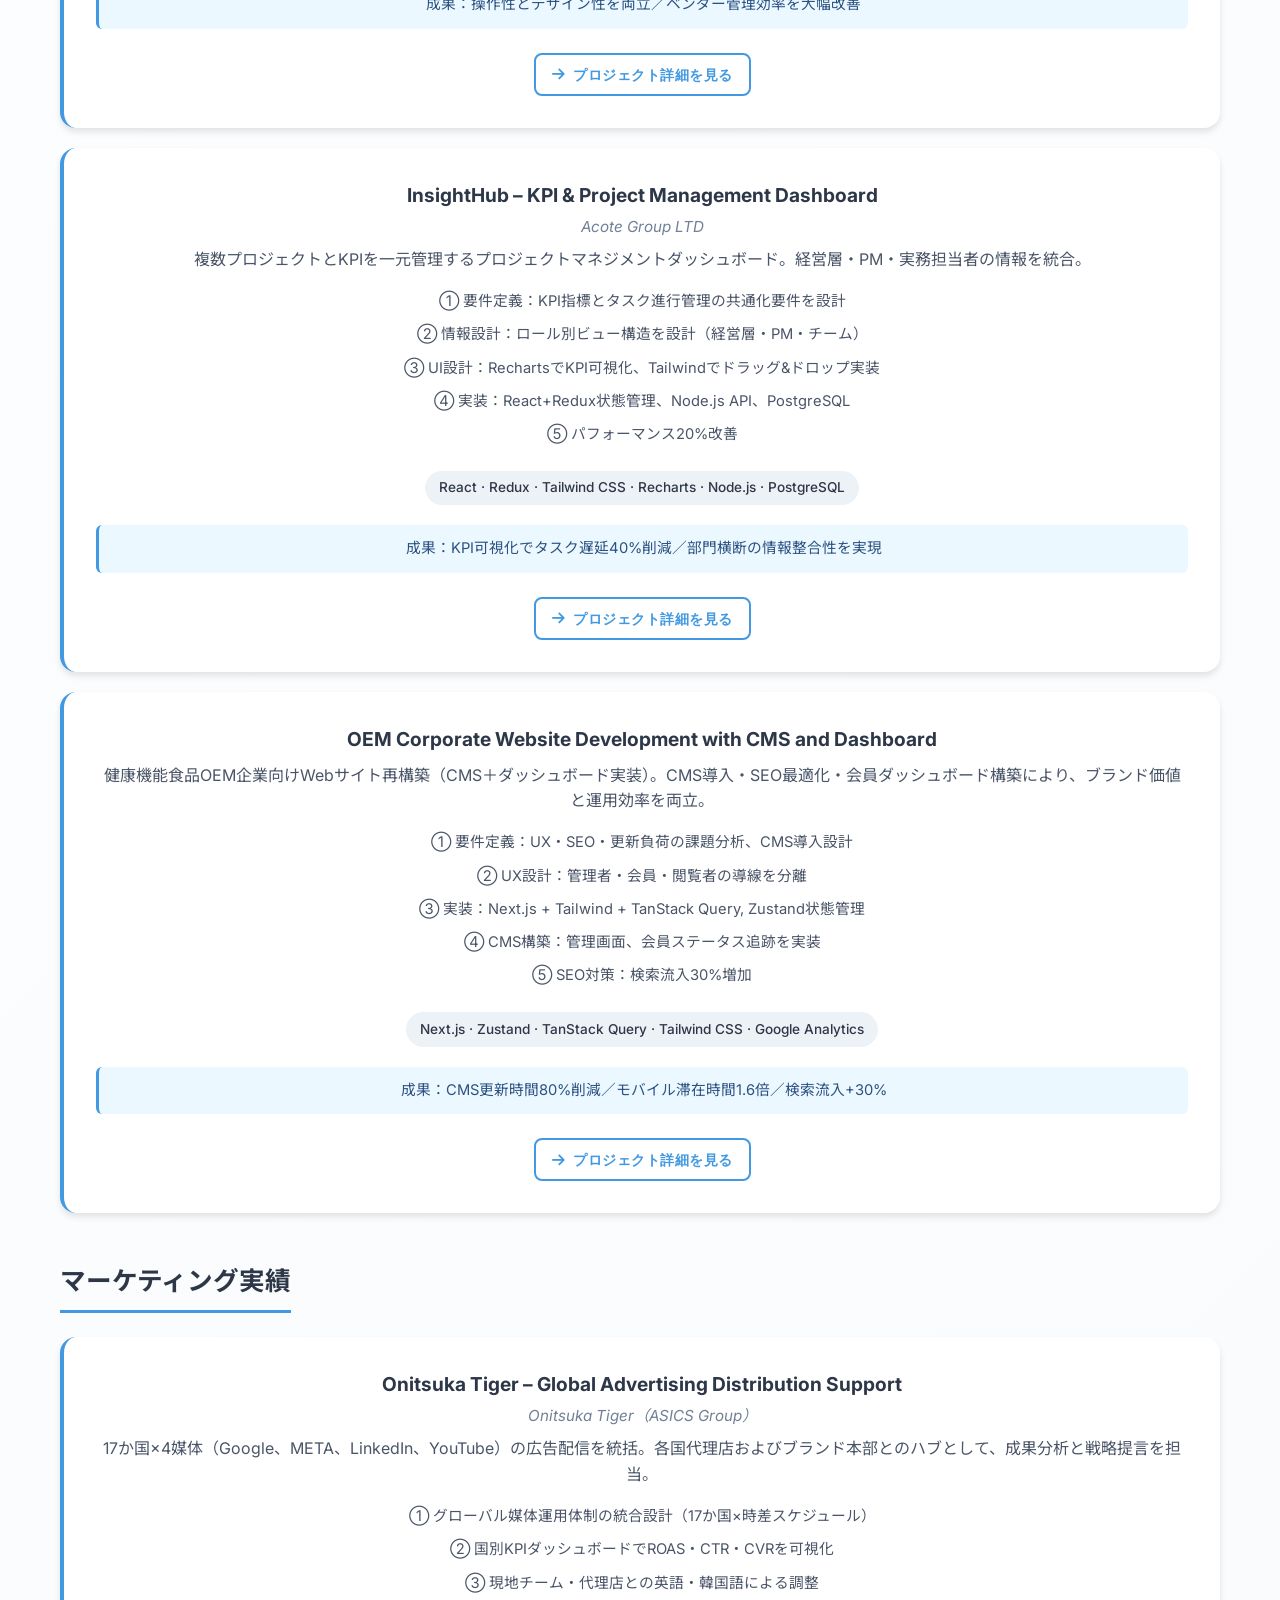
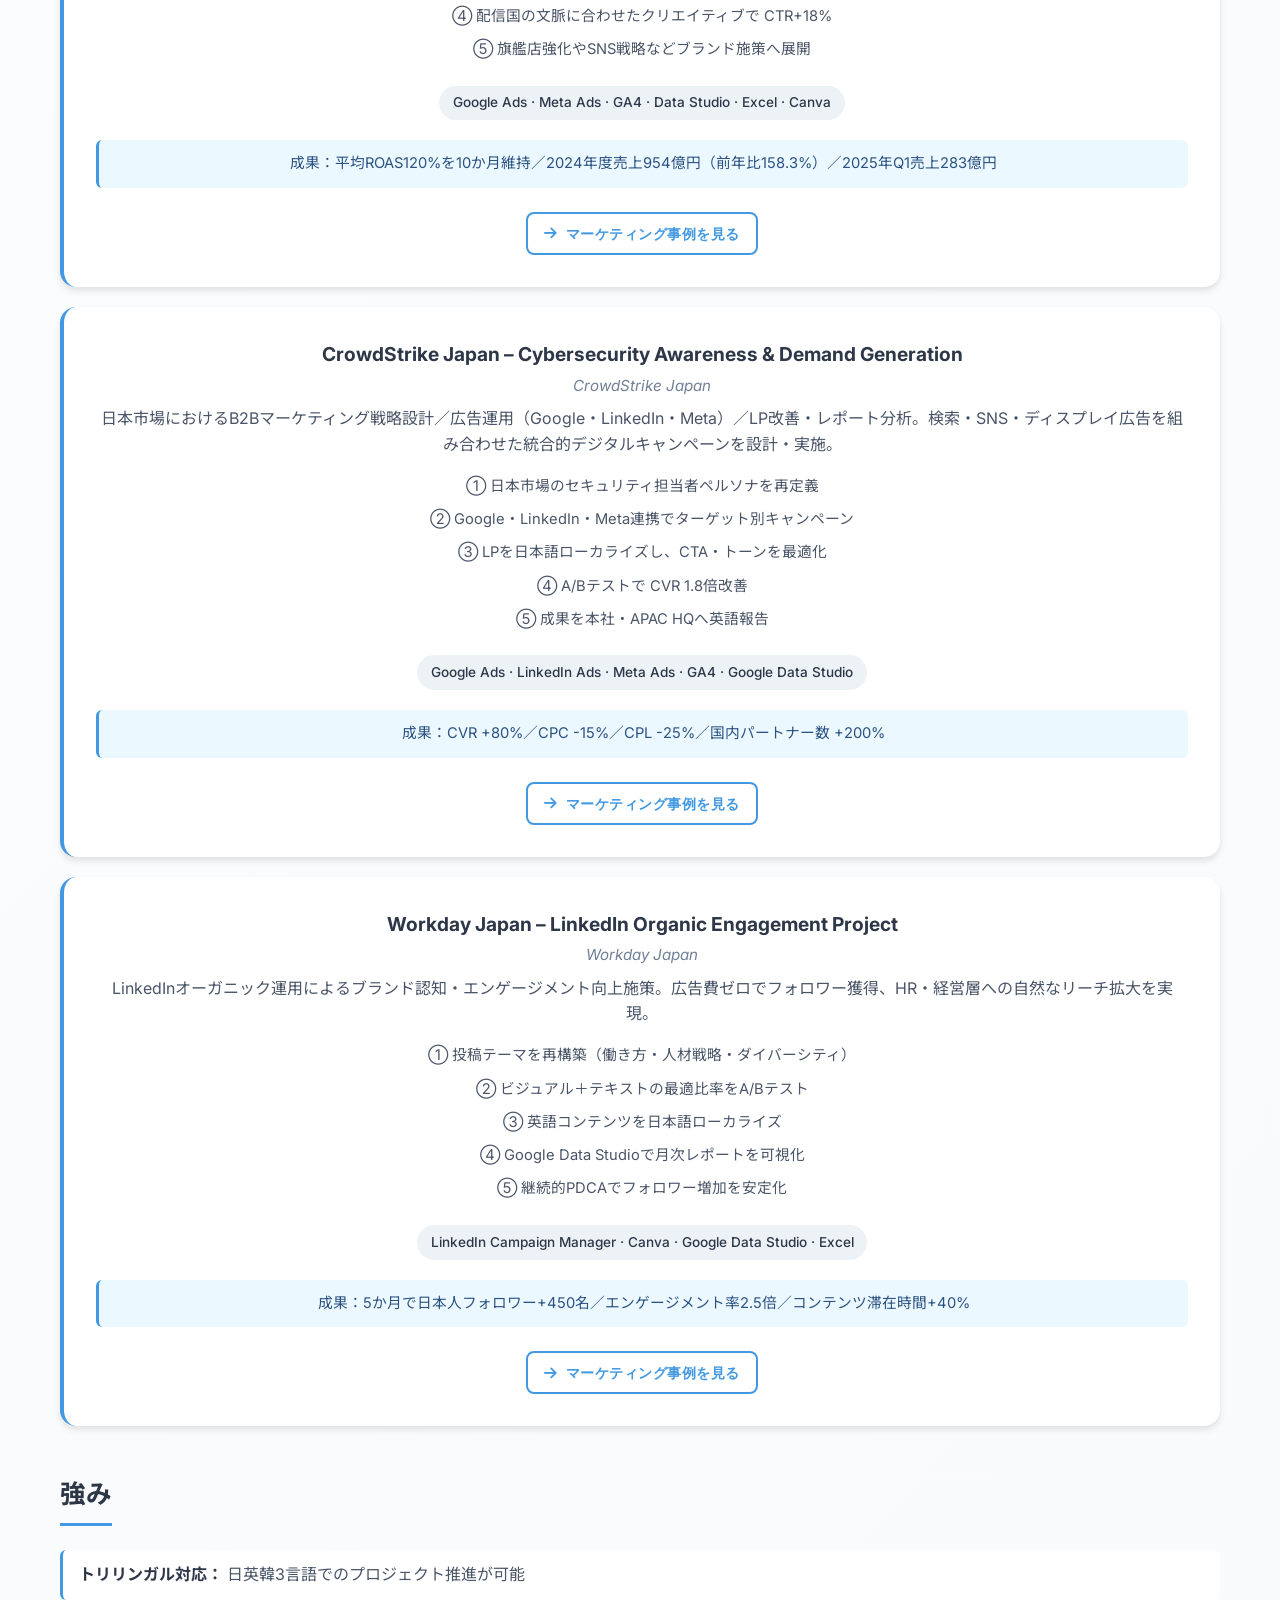
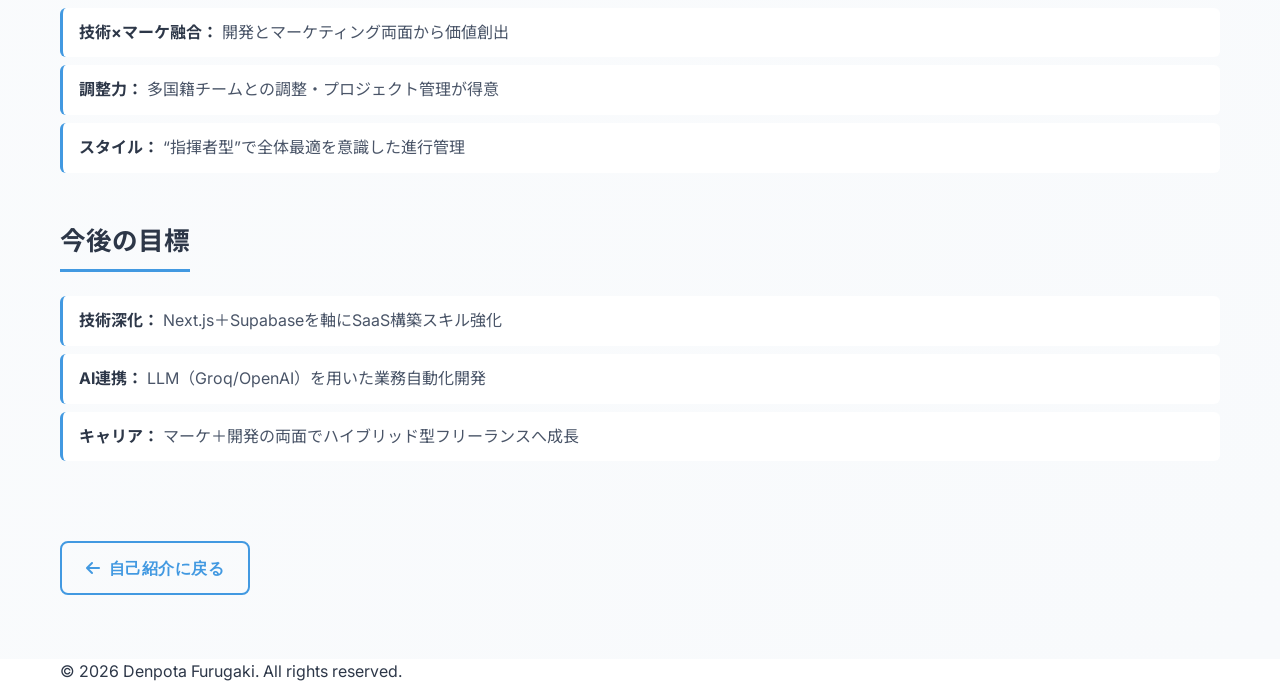
<file: skills.html>
<!DOCTYPE html>
<html lang="ja">
<head>
    <meta charset="UTF-8">
    <meta name="viewport" content="width=device-width, initial-scale=1.0">
    <title>Skill Sheet | Jake Furugaki</title>
    <meta name="description" content="古垣伝法太（Jake Furugaki）のスキルシート - 技術スタック・実務経験・プロジェクト実績">

    <!-- Favicon -->
    <link rel="icon" type="image/png" sizes="32x32" href="File/favicon_io/favicon-32x32.png">
    <link rel="icon" type="image/png" sizes="16x16" href="File/favicon_io/favicon-16x16.png">
    <link rel="shortcut icon" href="File/favicon_io/favicon.ico">
    <link rel="apple-touch-icon" sizes="180x180" href="File/favicon_io/apple-touch-icon.png">
    <link rel="manifest" href="File/favicon_io/site.webmanifest">

    <!-- Fonts -->
    <link rel="preconnect" href="https://fonts.googleapis.com">
    <link rel="preconnect" href="https://fonts.gstatic.com" crossorigin>
    <link href="https://fonts.googleapis.com/css2?family=Orbitron:wght@400;500;600;700;800;900&family=Exo+2:wght@300;400;500;600;700&family=Inter:wght@300;400;500;600;700&family=Noto+Sans+JP:wght@300;400;500;600;700&display=swap" rel="stylesheet">

    <!-- Font Awesome -->
    <link rel="stylesheet" href="https://cdnjs.cloudflare.com/ajax/libs/font-awesome/6.4.0/css/all.min.css">

    <!-- Custom Styles -->
    <link rel="stylesheet" href="styles.css">
</head>
<body>
    <!-- Fixed background image (behind everything) -->
    <div class="site-bg" aria-hidden="true">
        <picture>
            <img src="images/commons/dummy-bg-image.png" alt="" decoding="async" loading="eager">
        </picture>
    </div>

    <!-- Navigation -->
    <nav class="navbar">
        <div class="nav-container">
            <div class="nav-logo">
                <a href="index.html" style="text-decoration: none; color: inherit;">
                    <h2 data-ja="共生、共栄、共義" data-en="Coexistence<br>Coprosperity<br>Co-righteousness">共生、共栄、共義</h2>
                </a>
            </div>
            <div class="nav-menu" id="nav-menu">
                <div class="nav-dropdown">
                    <a href="index.html" class="nav-link nav-link-stacked nav-link-has-children">
                        <span class="nav-link-dot" aria-hidden="true"></span>
                        <span class="nav-link-inner">
                            <span class="nav-link-text" data-ja="フルガキ<br>デンポウタ" data-en="Denpota<br>Furugaki">フルガキ<br>デンポウタ</span>
                            <span class="nav-link-text-ghost" aria-hidden="true" data-ja="フルガキ<br>デンポウタ" data-en="Denpota<br>Furugaki">フルガキ<br>デンポウタ</span>
                        </span>
                        <span class="nav-link-chevron" aria-hidden="true">▾</span>
                    </a>
                    <div class="nav-dropdown-menu">
                        <a href="about.html" class="dropdown-item" data-ja="自己紹介" data-en="About">自己紹介</a>
                        <a href="ai.html" class="dropdown-item" data-ja="AI（AI実装）" data-en="AI (Implementation)">AI（AI実装）</a>
                        <a href="skills.html" class="dropdown-item active" data-ja="スキルシート" data-en="Skill Sheet">スキルシート</a>
                    </div>
                </div>

                <div class="nav-dropdown">
                    <a href="index.html#software-development" class="nav-link nav-link-has-children">
                        <span class="nav-link-dot" aria-hidden="true"></span>
                        <span class="nav-link-inner">
                            <span class="nav-link-text" data-ja="ソフトウェア開発" data-en="Software">ソフトウェア開発</span>
                            <span class="nav-link-text-ghost" aria-hidden="true" data-ja="ソフトウェア開発" data-en="Software">ソフトウェア開発</span>
                        </span>
                        <span class="nav-link-chevron" aria-hidden="true">▾</span>
                    </a>
                    <div class="nav-dropdown-menu">
                        <a href="index.html#software-development=sw-uiux" class="dropdown-item" data-ja="UI/UX デザイン" data-en="UI/UX Design">UI/UX デザイン</a>
                        <a href="index.html#software-development=sw-ecommerce" class="dropdown-item" data-ja="E-commerce" data-en="E-commerce">E-commerce</a>
                        <a href="index.html#software-development=sw-ai-data" class="dropdown-item" data-ja="AI & データ" data-en="AI & Data">AI & データ</a>
                        <a href="index.html#software-development=sw-cms-crm" class="dropdown-item" data-ja="CMS / CRM" data-en="CMS / CRM">CMS / CRM</a>
                    </div>
                </div>

                <div class="nav-dropdown">
                    <a href="index.html#marketing" class="nav-link nav-link-has-children">
                        <span class="nav-link-dot" aria-hidden="true"></span>
                        <span class="nav-link-inner">
                            <span class="nav-link-text" data-ja="マーケティング" data-en="Marketing">マーケティング</span>
                            <span class="nav-link-text-ghost" aria-hidden="true" data-ja="マーケティング" data-en="Marketing">マーケティング</span>
                        </span>
                        <span class="nav-link-chevron" aria-hidden="true">▾</span>
                    </a>
                    <div class="nav-dropdown-menu">
                        <a href="index.html#marketing=brand-strategy" class="dropdown-item" data-ja="ブランド戦略" data-en="Brand Strategy">ブランド戦略</a>
                        <a href="index.html#marketing=performance-marketing" class="dropdown-item" data-ja="パフォーマンスマーケティング" data-en="Performance Marketing">パフォーマンスマーケティング</a>
                        <a href="index.html#marketing=seo-content" class="dropdown-item" data-ja="SEO & コンテンツ" data-en="SEO & Content">SEO & コンテンツ</a>
                    </div>
                </div>

                <div class="nav-dropdown">
                    <a href="index.html#art" class="nav-link nav-link-has-children">
                        <span class="nav-link-dot" aria-hidden="true"></span>
                        <span class="nav-link-inner">
                            <span class="nav-link-text" data-ja="アート" data-en="Art">アート</span>
                            <span class="nav-link-text-ghost" aria-hidden="true" data-ja="アート" data-en="Art">アート</span>
                        </span>
                        <span class="nav-link-chevron" aria-hidden="true">▾</span>
                    </a>
                    <div class="nav-dropdown-menu">
                        <a href="index.html#art=art-digital" class="dropdown-item" data-ja="Abstract Art" data-en="Abstract Art">Abstract Art</a>
                        <a href="index.html#art=art-photography" class="dropdown-item" data-ja="写真" data-en="Photography">写真</a>
                        <a href="index.html#art=art-video" class="dropdown-item" data-ja="映像制作" data-en="Video Production">映像制作</a>
                        <a href="index.html#art=art-music" class="dropdown-item" data-ja="音楽" data-en="Music">音楽</a>
                    </div>
                </div>

                <a href="index.html#contact" class="nav-link">
                    <span class="nav-link-dot" aria-hidden="true"></span>
                    <span class="nav-link-inner">
                        <span class="nav-link-text" data-ja="お問い合わせ" data-en="Contact">お問い合わせ</span>
                        <span class="nav-link-text-ghost" aria-hidden="true" data-ja="お問い合わせ" data-en="Contact">お問い合わせ</span>
                    </span>
                </a>
                <button id="lang-toggle" class="lang-btn japanese" title="Switch Language / 言語を切り替え">
                    <span class="lang-label en">EN</span>
                    <span class="lang-label jp">JP</span>
                </button>
            </div>
            <button class="nav-toggle" id="nav-toggle" aria-label="Menu" data-magnetic>
                <span class="nav-toggle-inner">
                    <svg class="nav-toggle-ring" viewBox="0 0 60 60" aria-hidden="true">
                        <circle cx="30" cy="30" r="28"></circle>
                    </svg>
                    <span class="nav-toggle-lines" aria-hidden="true">
                        <span class="nav-toggle-line"></span>
                        <span class="nav-toggle-line"></span>
                    </span>
                </span>
            </button>
        </div>
    </nav>

    <!-- Skills Sheet Section -->
    <section class="skills-sheet-section">
        <div class="container">
            <div class="section-header">
                <h2 class="section-title" data-ja="スキルシート" data-en="Skill Sheet">Skill Sheet</h2>
                <p class="section-subtitle japanese-subtitle" data-ja="技術スタックと実務経験" data-en="Technical Stack & Experience">技術スタックと実務経験</p>
            </div>

            <!-- Basic Info -->
            <div class="skill-block">
                <h3 class="skill-block-title" data-ja="基本情報" data-en="Basic Information">基本情報</h3>
                <table class="skill-table">
                    <tr>
                        <th data-ja="氏名" data-en="Name">氏名</th>
                        <td>古垣 伝法太（Jake Furugaki）</td>
                    </tr>
                    <tr>
                        <th data-ja="希望職種" data-en="Desired Role">希望職種</th>
                        <td data-ja="フルスタックエンジニア／マーケティングエンジニア" data-en="Full-stack Engineer / Marketing Engineer">フルスタックエンジニア／マーケティングエンジニア</td>
                    </tr>
                    <tr>
                        <th data-ja="稼働条件" data-en="Availability">稼働条件</th>
                        <td data-ja="週30時間（平日9:00〜18:00の範囲で調整可）" data-en="30 hours/week (Weekdays 9:00–18:00, flexible)">週30時間（平日9:00〜18:00の範囲で調整可）</td>
                    </tr>
                    <tr>
                        <th data-ja="契約形態" data-en="Contract Type">契約形態</th>
                        <td data-ja="準委任（リモート中心）" data-en="Quasi-mandate (Remote-focused)">準委任（リモート中心）</td>
                    </tr>
                    <tr>
                        <th data-ja="希望単価" data-en="Hourly Rate">希望単価</th>
                        <td data-ja="¥3,000／時間（税抜）" data-en="¥3,000/hour (excluding tax)">¥3,000／時間（税抜）</td>
                    </tr>
                </table>
            </div>

            <!-- Skill Overview -->
            <div class="skill-block">
                <h3 class="skill-block-title" data-ja="スキル概要" data-en="Skill Overview">スキル概要</h3>

                <!-- Backend -->
                <div class="skill-card">
                    <div class="skill-card-header">
                        <h4 data-ja="バックエンド" data-en="Backend">バックエンド</h4>
                        <span class="skill-level">★★★☆☆</span>
                    </div>
                    <p class="skill-desc" data-ja="Pythonを用いたAPI構築、自動化スクリプト作成" data-en="API construction and automation scripting with Python">Pythonを用いたAPI構築、自動化スクリプト作成</p>
                    <div class="skill-tech">Python · Flask · FastAPI · Supabase · Prisma</div>
                    <a href="index.html#software-development" class="btn btn-secondary skill-case-btn" onclick="sessionStorage.setItem('targetTab', 'sw-ai-data')">
                        <i class="fas fa-arrow-right"></i>
                        <span data-ja="事例を見る（InterviewX 等）" data-en="View Cases (InterviewX, etc.)">事例を見る（InterviewX 等）</span>
                    </a>
                </div>

                <!-- Frontend -->
                <div class="skill-card">
                    <div class="skill-card-header">
                        <h4 data-ja="フロントエンド" data-en="Frontend">フロントエンド</h4>
                        <span class="skill-level">★★★★☆</span>
                    </div>
                    <p class="skill-desc" data-ja="Webアプリ／UI構築、ReactベースでのSPA実装" data-en="Web app & UI development, React-based SPA implementation">Webアプリ／UI構築、ReactベースでのSPA実装</p>
                    <div class="skill-tech">HTML · CSS · JavaScript · TypeScript · React · Next.js</div>
                    <a href="index.html#software-development" class="btn btn-secondary skill-case-btn" onclick="sessionStorage.setItem('targetTab', 'sw-uiux')">
                        <i class="fas fa-arrow-right"></i>
                        <span data-ja="事例を見る（Velobank, Freshh 等）" data-en="View Cases (Velobank, Freshh, etc.)">事例を見る（Velobank, Freshh 等）</span>
                    </a>
                </div>

                <!-- DB & Server -->
                <div class="skill-card">
                    <div class="skill-card-header">
                        <h4 data-ja="DB・サーバー" data-en="DB & Server">DB・サーバー</h4>
                        <span class="skill-level">★★★☆☆</span>
                    </div>
                    <p class="skill-desc" data-ja="Supabaseを中心にしたDB構築、接続設定、.env管理" data-en="DB construction, connection setup, and .env management with Supabase">Supabaseを中心にしたDB構築、接続設定、.env管理</p>
                    <div class="skill-tech">PostgreSQL · Supabase · Prisma ORM</div>
                    <a href="index.html#software-development" class="btn btn-secondary skill-case-btn" onclick="sessionStorage.setItem('targetTab', 'sw-cms-crm')">
                        <i class="fas fa-arrow-right"></i>
                        <span data-ja="事例を見る（InsightHub, OEM CMS 等）" data-en="View Cases (InsightHub, OEM CMS, etc.)">事例を見る（InsightHub, OEM CMS 等）</span>
                    </a>
                </div>

                <!-- AI & Automation -->
                <div class="skill-card">
                    <div class="skill-card-header">
                        <h4 data-ja="AI・自動化" data-en="AI & Automation">AI・自動化</h4>
                        <span class="skill-level">★★★★☆</span>
                    </div>
                    <p class="skill-desc" data-ja="LLM（Groq, OpenAI）×Mailgun/Apollo/n8nによるアウトリーチ自動化" data-en="Outreach automation using LLM (Groq, OpenAI) × Mailgun/Apollo/n8n">LLM（Groq, OpenAI）×Mailgun/Apollo/n8nによるアウトリーチ自動化</p>
                    <div class="skill-tech">Python · Node.js · REST API · n8n · Mailgun API</div>
                    <a href="index.html#software-development" class="btn btn-secondary skill-case-btn" onclick="sessionStorage.setItem('targetTab', 'sw-ai-data')">
                        <i class="fas fa-arrow-right"></i>
                        <span data-ja="事例を見る（AI Outreach Engine 等）" data-en="View Cases (AI Outreach Engine, etc.)">事例を見る（AI Outreach Engine 等）</span>
                    </a>
                </div>

                <!-- Dev Environment -->
                <div class="skill-card">
                    <div class="skill-card-header">
                        <h4 data-ja="開発環境" data-en="Dev Environment">開発環境</h4>
                        <span class="skill-level">★★★★☆</span>
                    </div>
                    <p class="skill-desc" data-ja="VSCodeを中心にGitHub運用、Vercel/Expoデプロイまで担当" data-en="VSCode-centered GitHub workflow, deployments via Vercel/Expo">VSCodeを中心にGitHub運用、Vercel/Expoデプロイまで担当</p>
                    <div class="skill-tech">VSCode · GitHub · Supabase CLI · Vercel · Expo</div>
                </div>

                <!-- Cloud / AWS -->
                <div class="skill-card">
                    <div class="skill-card-header">
                        <h4 data-ja="クラウド・インフラ" data-en="Cloud & Infrastructure">クラウド・インフラ</h4>
                        <span class="skill-level">★★★★☆</span>
                    </div>
                    <p class="skill-desc" data-ja="AWSを中心にクラウドインフラ設計・構築・運用を実務レベルで対応。EC2・S3・Lambda・RDS・CloudFront等を活用したスケーラブルなシステム構築。" data-en="Practical-level design, construction, and operation of cloud infrastructure centered on AWS. Building scalable systems with EC2, S3, Lambda, RDS, CloudFront, etc.">AWSを中心にクラウドインフラ設計・構築・運用を実務レベルで対応。EC2・S3・Lambda・RDS・CloudFront等を活用したスケーラブルなシステム構築。</p>
                    <div class="skill-tech">AWS · EC2 · S3 · Lambda · RDS · CloudFront · IAM</div>
                </div>

                <!-- AI Tools / Claude Code -->
                <div class="skill-card">
                    <div class="skill-card-header">
                        <h4 data-ja="AIツール活用" data-en="AI Tools Mastery">AIツール活用</h4>
                        <span class="skill-level">★★★★★</span>
                    </div>
                    <p class="skill-desc" data-ja="Claude Codeを軸にした高速開発、新しいAIツールが登場すれば即試して実務に取り入れる姿勢。AI関連ツールに月10万円以上を投資し、最新のワークフローを常にアップデート。" data-en="High-speed development centered on Claude Code, with a habit of trying new AI tools as soon as they're released and integrating them into real work. Invests over ¥100,000/month in AI tools, constantly updating workflows.">Claude Codeを軸にした高速開発、新しいAIツールが登場すれば即試して実務に取り入れる姿勢。AI関連ツールに月10万円以上を投資し、最新のワークフローを常にアップデート。</p>
                    <div class="skill-tech">Claude Code · ChatGPT · Cursor · Manus · Groq · OpenAI API</div>
                </div>

                <!-- Design / UI -->
                <div class="skill-card">
                    <div class="skill-card-header">
                        <h4 data-ja="デザイン・UI" data-en="Design & UI">デザイン・UI</h4>
                        <span class="skill-level">★★★★☆</span>
                    </div>
                    <p class="skill-desc" data-ja="LP/広告バナー/UX改善、Figma・Adobe Creative Suiteでの本格的な制作" data-en="LP, ad banners, UX improvements, professional production with Figma and Adobe Creative Suite">LP/広告バナー/UX改善、Figma・Adobe Creative Suiteでの本格的な制作</p>
                    <div class="skill-tech">Figma · Photoshop · Illustrator · Premiere Pro · Canva · TailwindCSS</div>
                    <a href="index.html#software-development" class="btn btn-secondary skill-case-btn" onclick="sessionStorage.setItem('targetTab', 'sw-uiux')">
                        <i class="fas fa-arrow-right"></i>
                        <span data-ja="事例を見る（Velobank UI/UX 等）" data-en="View Cases (Velobank UI/UX, etc.)">事例を見る（Velobank UI/UX 等）</span>
                    </a>
                </div>

                <!-- Marketing -->
                <div class="skill-card">
                    <div class="skill-card-header">
                        <h4 data-ja="マーケティング" data-en="Marketing">マーケティング</h4>
                        <span class="skill-level">★★★★★</span>
                    </div>
                    <p class="skill-desc" data-ja="広告運用・データ分析・レポーティング" data-en="Ad operations, data analysis, and reporting">広告運用・データ分析・レポーティング</p>
                    <div class="skill-tech">GA4 · Google Ads · Meta Ads · LinkedIn Campaign Manager</div>
                    <a href="index.html#marketing" class="btn btn-secondary skill-case-btn">
                        <i class="fas fa-arrow-right"></i>
                        <span data-ja="事例を見る（Onitsuka Tiger, CrowdStrike 等）" data-en="View Cases (Onitsuka Tiger, CrowdStrike, etc.)">事例を見る（Onitsuka Tiger, CrowdStrike 等）</span>
                    </a>
                </div>

                <!-- Languages -->
                <div class="skill-card">
                    <div class="skill-card-header">
                        <h4 data-ja="言語" data-en="Languages">言語</h4>
                        <span class="skill-level">★★★★★</span>
                    </div>
                    <p class="skill-desc" data-ja="日本語（ビジネス）／英語（ネイティブ）／韓国語（ビジネス）" data-en="Japanese (Business) / English (Native) / Korean (Business)">日本語（ビジネス）／英語（ネイティブ）／韓国語（ビジネス）</p>
                </div>
            </div>

            <!-- Career History -->
            <div class="skill-block">
                <h3 class="skill-block-title" data-ja="職務経歴" data-en="Career History">職務経歴</h3>

                <div class="skill-card">
                    <h4 data-ja="2024〜現在：フリーランス" data-en="2024–Present: Freelance">2024〜現在：フリーランス</h4>
                    <p class="career-role-text" data-ja="マーケティングエンジニア／DX推進リード" data-en="Marketing Engineer / DX Lead">マーケティングエンジニア／DX推進リード</p>
                    <p class="skill-desc" data-ja="Python／Next.jsを用いたAIアウトリーチSaaS構築、Supabase/Mailgun連携。JETRO・大手企業（Daikin, Mitsui Fudosan等）とXR・AI導入PoC支援。" data-en="Built AI outreach SaaS using Python/Next.js with Supabase/Mailgun integration. Supported XR & AI implementation PoCs with JETRO and major companies (Daikin, Mitsui Fudosan, etc.).">Python／Next.jsを用いたAIアウトリーチSaaS構築、Supabase/Mailgun連携。JETRO・大手企業（Daikin, Mitsui Fudosan等）とXR・AI導入PoC支援。</p>
                    <div class="skill-tech">Python · Next.js · Supabase · Prisma · Mailgun API · n8n · Groq API</div>
                </div>

                <div class="skill-card">
                    <h4 data-ja="2022〜2024：トランスコスモス株式会社" data-en="2022–2024: Transcosmos Inc.">2022〜2024：トランスコスモス株式会社</h4>
                    <p class="career-role-text" data-ja="マーケティングコンサルタント／広告運用マネージャー" data-en="Marketing Consultant / Ad Operations Manager">マーケティングコンサルタント／広告運用マネージャー</p>
                    <p class="skill-desc" data-ja="案件：Onitsuka Tiger, CrowdStrike, Workday。Onitsuka TigerでROAS120%を10か月維持／CrowdStrikeでWeb流入166%増。" data-en="Clients: Onitsuka Tiger, CrowdStrike, Workday. Maintained 120% ROAS for 10 months on Onitsuka Tiger / Increased CrowdStrike web traffic by 166%.">案件：Onitsuka Tiger, CrowdStrike, Workday。Onitsuka TigerでROAS120%を10か月維持／CrowdStrikeでWeb流入166%増。</p>
                    <div class="skill-tech">Google Ads · LinkedIn Ads · GA4 · Canva · Excel</div>
                    <a href="index.html#marketing" class="btn btn-secondary skill-case-btn">
                        <i class="fas fa-arrow-right"></i>
                        <span data-ja="マーケティング事例を見る" data-en="View Marketing Cases">マーケティング事例を見る</span>
                    </a>
                </div>

                <div class="skill-card">
                    <h4 data-ja="2021：Meta Platforms Inc." data-en="2021: Meta Platforms Inc.">2021：Meta Platforms Inc.</h4>
                    <p class="career-role-text" data-ja="マーケティングアルゴリズムストラテジスト（日本）" data-en="Marketing Algorithm Strategist (Japan)">マーケティングアルゴリズムストラテジスト（日本）</p>
                    <p class="skill-desc" data-ja="日本マーケットを中心に、広告アルゴリズムの設計を担当。Q1 Top Performer（34名中No.1）。クライアントKPI改善・データ最適化支援。" data-en="Designed advertising algorithms with a focus on the Japanese market. Q1 Top Performer (Ranked #1 among 34 consultants). Improved client KPIs through data optimization.">日本マーケットを中心に、広告アルゴリズムの設計を担当。Q1 Top Performer（34名中No.1）。クライアントKPI改善・データ最適化支援。</p>
                </div>
            </div>

            <!-- Development Projects -->
            <div class="skill-block">
                <h3 class="skill-block-title" data-ja="開発実績" data-en="Development Projects">開発実績</h3>

                <div class="skill-card">
                    <h4>InterviewX – AI-Based Business Model Consulting Platform</h4>
                    <p class="career-role-text">UserConnect</p>
                    <p class="skill-desc" data-ja="スタートアップ向けAIビジネスモデル分析／コンサルティング支援プラットフォーム。AIを活用してスタートアップ経営者が戦略的明確性を確立できるよう支援するWebプラットフォーム。" data-en="An AI business model analysis & consulting platform for startups. A web platform that helps startup founders achieve strategic clarity through AI.">スタートアップ向けAIビジネスモデル分析／コンサルティング支援プラットフォーム。AIを活用してスタートアップ経営者が戦略的明確性を確立できるよう支援するWebプラットフォーム。</p>
                    <ul class="skill-process">
                        <li data-ja="① 要件定義：ステークホルダーと課題共有ワークショップを実施" data-en="① Requirements: Conducted stakeholder workshops to clarify challenges">① 要件定義：ステークホルダーと課題共有ワークショップを実施</li>
                        <li data-ja="② AIアルゴリズム設計：TensorFlowでユーザー行動・アンケートデータを解析" data-en="② AI algorithm design: Built models with TensorFlow analyzing user behavior and survey data">② AIアルゴリズム設計：TensorFlowでユーザー行動・アンケートデータを解析</li>
                        <li data-ja="③ UI/UX設計：ビジネス専門家向けダッシュボードをFigmaで設計" data-en="③ UI/UX: Designed dashboards for business experts in Figma">③ UI/UX設計：ビジネス専門家向けダッシュボードをFigmaで設計</li>
                        <li data-ja="④ フロントエンド：Next.js + Tailwindで分析結果を可視化" data-en="④ Frontend: Visualized analysis results with Next.js + Tailwind">④ フロントエンド：Next.js + Tailwindで分析結果を可視化</li>
                        <li data-ja="⑤ PDF自動生成レポート機能をFlaskで構築" data-en="⑤ Built PDF auto-generation reporting with Flask">⑤ PDF自動生成レポート機能をFlaskで構築</li>
                    </ul>
                    <div class="skill-tech">Python · TensorFlow · Flask · Next.js · AWS · Tailwind CSS</div>
                    <p class="skill-result" data-ja="成果：データ駆動型意思決定を促進／10社超のスタートアップで導入／分析工数を従来比60%削減" data-en="Result: Promoted data-driven decision making / Adopted by 10+ startups / Reduced analysis time by 60%">成果：データ駆動型意思決定を促進／10社超のスタートアップで導入／分析工数を従来比60%削減</p>
                    <a href="index.html#software-development" class="btn btn-secondary skill-case-btn">
                        <i class="fas fa-arrow-right"></i>
                        <span data-ja="プロジェクト詳細を見る" data-en="View Project Details">プロジェクト詳細を見る</span>
                    </a>
                </div>

                <div class="skill-card">
                    <h4>Freshh – Fashion Marketplace Dashboard</h4>
                    <p class="skill-desc" data-ja="ファッション業界向けeコマース管理ダッシュボード。ベンダーが商品登録、注文管理、売上追跡、顧客エンゲージメントを一元管理できるプラットフォーム。" data-en="An e-commerce management dashboard for the fashion industry. A platform where vendors can centrally manage product registration, orders, sales tracking, and customer engagement.">ファッション業界向けeコマース管理ダッシュボード。ベンダーが商品登録、注文管理、売上追跡、顧客エンゲージメントを一元管理できるプラットフォーム。</p>
                    <ul class="skill-process">
                        <li data-ja="① 要件整理：ベンダー運用者のKPIをヒアリングし、構造化" data-en="① Requirements: Interviewed vendor operators on KPIs and structured them">① 要件整理：ベンダー運用者のKPIをヒアリングし、構造化</li>
                        <li data-ja="② UI/UX設計：Figmaでワイヤーフレーム制作 → コンポーネント設計" data-en="② UI/UX: Wireframes in Figma → component design">② UI/UX設計：Figmaでワイヤーフレーム制作 → コンポーネント設計</li>
                        <li data-ja="③ 実装：React + TypeScript + Tailwind、Rechartsで売上グラフ" data-en="③ Implementation: React + TypeScript + Tailwind, Recharts for sales graphs">③ 実装：React + TypeScript + Tailwind、Rechartsで売上グラフ</li>
                        <li data-ja="④ Firebaseでリアルタイムデータ更新と認証を実装" data-en="④ Implemented real-time data updates and auth with Firebase">④ Firebaseでリアルタイムデータ更新と認証を実装</li>
                        <li data-ja="⑤ 表示速度を25%改善、ユーザーエラー率60%削減" data-en="⑤ Improved load speed by 25%, reduced user errors by 60%">⑤ 表示速度を25%改善、ユーザーエラー率60%削減</li>
                    </ul>
                    <div class="skill-tech">React · TypeScript · Tailwind CSS · Recharts · Firebase</div>
                    <p class="skill-result" data-ja="成果：操作性とデザイン性を両立／ベンダー管理効率を大幅改善" data-en="Result: Combined usability and design / Significantly improved vendor management efficiency">成果：操作性とデザイン性を両立／ベンダー管理効率を大幅改善</p>
                    <a href="index.html#software-development" class="btn btn-secondary skill-case-btn">
                        <i class="fas fa-arrow-right"></i>
                        <span data-ja="プロジェクト詳細を見る" data-en="View Project Details">プロジェクト詳細を見る</span>
                    </a>
                </div>

                <div class="skill-card">
                    <h4>InsightHub – KPI & Project Management Dashboard</h4>
                    <p class="career-role-text">Acote Group LTD</p>
                    <p class="skill-desc" data-ja="複数プロジェクトとKPIを一元管理するプロジェクトマネジメントダッシュボード。経営層・PM・実務担当者の情報を統合。" data-en="A project management dashboard that centrally manages multiple projects and KPIs, integrating information for executives, PMs, and team members.">複数プロジェクトとKPIを一元管理するプロジェクトマネジメントダッシュボード。経営層・PM・実務担当者の情報を統合。</p>
                    <ul class="skill-process">
                        <li data-ja="① 要件定義：KPI指標とタスク進行管理の共通化要件を設計" data-en="① Requirements: Designed unified KPI and task management requirements">① 要件定義：KPI指標とタスク進行管理の共通化要件を設計</li>
                        <li data-ja="② 情報設計：ロール別ビュー構造を設計（経営層・PM・チーム）" data-en="② Info architecture: Designed role-based view structures">② 情報設計：ロール別ビュー構造を設計（経営層・PM・チーム）</li>
                        <li data-ja="③ UI設計：RechartsでKPI可視化、Tailwindでドラッグ&ドロップ実装" data-en="③ UI: Recharts for KPI visualization, Tailwind for drag & drop">③ UI設計：RechartsでKPI可視化、Tailwindでドラッグ&ドロップ実装</li>
                        <li data-ja="④ 実装：React+Redux状態管理、Node.js API、PostgreSQL" data-en="④ Implementation: React+Redux state, Node.js API, PostgreSQL">④ 実装：React+Redux状態管理、Node.js API、PostgreSQL</li>
                        <li data-ja="⑤ パフォーマンス20%改善" data-en="⑤ Improved performance by 20%">⑤ パフォーマンス20%改善</li>
                    </ul>
                    <div class="skill-tech">React · Redux · Tailwind CSS · Recharts · Node.js · PostgreSQL</div>
                    <p class="skill-result" data-ja="成果：KPI可視化でタスク遅延40%削減／部門横断の情報整合性を実現" data-en="Result: 40% reduction in task delays through KPI visualization / Achieved cross-department information consistency">成果：KPI可視化でタスク遅延40%削減／部門横断の情報整合性を実現</p>
                    <a href="index.html#software-development" class="btn btn-secondary skill-case-btn">
                        <i class="fas fa-arrow-right"></i>
                        <span data-ja="プロジェクト詳細を見る" data-en="View Project Details">プロジェクト詳細を見る</span>
                    </a>
                </div>

                <div class="skill-card">
                    <h4>OEM Corporate Website Development with CMS and Dashboard</h4>
                    <p class="skill-desc" data-ja="健康機能食品OEM企業向けWebサイト再構築（CMS＋ダッシュボード実装）。CMS導入・SEO最適化・会員ダッシュボード構築により、ブランド価値と運用効率を両立。" data-en="Web rebuild for a health functional food OEM (CMS + dashboard). Combined brand value and operational efficiency through CMS adoption, SEO optimization, and member dashboard.">健康機能食品OEM企業向けWebサイト再構築（CMS＋ダッシュボード実装）。CMS導入・SEO最適化・会員ダッシュボード構築により、ブランド価値と運用効率を両立。</p>
                    <ul class="skill-process">
                        <li data-ja="① 要件定義：UX・SEO・更新負荷の課題分析、CMS導入設計" data-en="① Analyzed UX, SEO, update load issues; designed CMS adoption">① 要件定義：UX・SEO・更新負荷の課題分析、CMS導入設計</li>
                        <li data-ja="② UX設計：管理者・会員・閲覧者の導線を分離" data-en="② UX: Separated admin, member, and viewer flows">② UX設計：管理者・会員・閲覧者の導線を分離</li>
                        <li data-ja="③ 実装：Next.js + Tailwind + TanStack Query, Zustand状態管理" data-en="③ Implementation: Next.js + Tailwind + TanStack Query, Zustand state">③ 実装：Next.js + Tailwind + TanStack Query, Zustand状態管理</li>
                        <li data-ja="④ CMS構築：管理画面、会員ステータス追跡を実装" data-en="④ CMS: Built admin panel and member status tracking">④ CMS構築：管理画面、会員ステータス追跡を実装</li>
                        <li data-ja="⑤ SEO対策：検索流入30%増加" data-en="⑤ SEO: 30% increase in search traffic">⑤ SEO対策：検索流入30%増加</li>
                    </ul>
                    <div class="skill-tech">Next.js · Zustand · TanStack Query · Tailwind CSS · Google Analytics</div>
                    <p class="skill-result" data-ja="成果：CMS更新時間80%削減／モバイル滞在時間1.6倍／検索流入+30%" data-en="Result: 80% reduction in CMS update time / 1.6× mobile dwell time / +30% search traffic">成果：CMS更新時間80%削減／モバイル滞在時間1.6倍／検索流入+30%</p>
                    <a href="index.html#software-development" class="btn btn-secondary skill-case-btn">
                        <i class="fas fa-arrow-right"></i>
                        <span data-ja="プロジェクト詳細を見る" data-en="View Project Details">プロジェクト詳細を見る</span>
                    </a>
                </div>
            </div>

            <!-- Marketing Projects -->
            <div class="skill-block">
                <h3 class="skill-block-title" data-ja="マーケティング実績" data-en="Marketing Projects">マーケティング実績</h3>

                <div class="skill-card">
                    <h4>Onitsuka Tiger – Global Advertising Distribution Support</h4>
                    <p class="career-role-text" data-ja="Onitsuka Tiger（ASICS Group）" data-en="Onitsuka Tiger (ASICS Group)">Onitsuka Tiger（ASICS Group）</p>
                    <p class="skill-desc" data-ja="17か国×4媒体（Google、META、LinkedIn、YouTube）の広告配信を統括。各国代理店およびブランド本部とのハブとして、成果分析と戦略提言を担当。" data-en="Managed ad distribution across 17 countries × 4 media (Google, META, LinkedIn, YouTube). Served as the hub between local agencies and brand HQ for performance analysis and strategy.">17か国×4媒体（Google、META、LinkedIn、YouTube）の広告配信を統括。各国代理店およびブランド本部とのハブとして、成果分析と戦略提言を担当。</p>
                    <ul class="skill-process">
                        <li data-ja="① グローバル媒体運用体制の統合設計（17か国×時差スケジュール）" data-en="① Integrated global media operations across 17 countries">① グローバル媒体運用体制の統合設計（17か国×時差スケジュール）</li>
                        <li data-ja="② 国別KPIダッシュボードでROAS・CTR・CVRを可視化" data-en="② Built per-country KPI dashboards for ROAS/CTR/CVR">② 国別KPIダッシュボードでROAS・CTR・CVRを可視化</li>
                        <li data-ja="③ 現地チーム・代理店との英語・韓国語による調整" data-en="③ Coordinated with local teams in English and Korean">③ 現地チーム・代理店との英語・韓国語による調整</li>
                        <li data-ja="④ 配信国の文脈に合わせたクリエイティブで CTR+18%" data-en="④ Localized creatives drove CTR +18%">④ 配信国の文脈に合わせたクリエイティブで CTR+18%</li>
                        <li data-ja="⑤ 旗艦店強化やSNS戦略などブランド施策へ展開" data-en="⑤ Expanded results into flagship store and SNS strategies">⑤ 旗艦店強化やSNS戦略などブランド施策へ展開</li>
                    </ul>
                    <div class="skill-tech">Google Ads · Meta Ads · GA4 · Data Studio · Excel · Canva</div>
                    <p class="skill-result" data-ja="成果：平均ROAS120%を10か月維持／2024年度売上954億円（前年比158.3%）／2025年Q1売上283億円" data-en="Result: Maintained 120% average ROAS for 10 months / FY2024 sales ¥95.4B (158.3% YoY) / Q1 2025 sales ¥28.3B">成果：平均ROAS120%を10か月維持／2024年度売上954億円（前年比158.3%）／2025年Q1売上283億円</p>
                    <a href="index.html#marketing" class="btn btn-secondary skill-case-btn">
                        <i class="fas fa-arrow-right"></i>
                        <span data-ja="マーケティング事例を見る" data-en="View Marketing Cases">マーケティング事例を見る</span>
                    </a>
                </div>

                <div class="skill-card">
                    <h4>CrowdStrike Japan – Cybersecurity Awareness & Demand Generation</h4>
                    <p class="career-role-text">CrowdStrike Japan</p>
                    <p class="skill-desc" data-ja="日本市場におけるB2Bマーケティング戦略設計／広告運用（Google・LinkedIn・Meta）／LP改善・レポート分析。検索・SNS・ディスプレイ広告を組み合わせた統合的デジタルキャンペーンを設計・実施。" data-en="B2B marketing strategy for the Japanese market / Ad operations (Google, LinkedIn, Meta) / LP optimization and reporting. Designed integrated campaigns combining search, SNS, and display ads.">日本市場におけるB2Bマーケティング戦略設計／広告運用（Google・LinkedIn・Meta）／LP改善・レポート分析。検索・SNS・ディスプレイ広告を組み合わせた統合的デジタルキャンペーンを設計・実施。</p>
                    <ul class="skill-process">
                        <li data-ja="① 日本市場のセキュリティ担当者ペルソナを再定義" data-en="① Redefined security manager personas for the Japanese market">① 日本市場のセキュリティ担当者ペルソナを再定義</li>
                        <li data-ja="② Google・LinkedIn・Meta連携でターゲット別キャンペーン" data-en="② Targeted campaigns across Google, LinkedIn, Meta">② Google・LinkedIn・Meta連携でターゲット別キャンペーン</li>
                        <li data-ja="③ LPを日本語ローカライズし、CTA・トーンを最適化" data-en="③ Localized LP into Japanese, optimized CTAs and tone">③ LPを日本語ローカライズし、CTA・トーンを最適化</li>
                        <li data-ja="④ A/Bテストで CVR 1.8倍改善" data-en="④ A/B testing improved CVR by 1.8×">④ A/Bテストで CVR 1.8倍改善</li>
                        <li data-ja="⑤ 成果を本社・APAC HQへ英語報告" data-en="⑤ Reported results to HQ and APAC HQ in English">⑤ 成果を本社・APAC HQへ英語報告</li>
                    </ul>
                    <div class="skill-tech">Google Ads · LinkedIn Ads · Meta Ads · GA4 · Google Data Studio</div>
                    <p class="skill-result" data-ja="成果：CVR +80%／CPC -15%／CPL -25%／国内パートナー数 +200%" data-en="Result: CVR +80% / CPC -15% / CPL -25% / Domestic partners +200%">成果：CVR +80%／CPC -15%／CPL -25%／国内パートナー数 +200%</p>
                    <a href="index.html#marketing" class="btn btn-secondary skill-case-btn">
                        <i class="fas fa-arrow-right"></i>
                        <span data-ja="マーケティング事例を見る" data-en="View Marketing Cases">マーケティング事例を見る</span>
                    </a>
                </div>

                <div class="skill-card">
                    <h4>Workday Japan – LinkedIn Organic Engagement Project</h4>
                    <p class="career-role-text">Workday Japan</p>
                    <p class="skill-desc" data-ja="LinkedInオーガニック運用によるブランド認知・エンゲージメント向上施策。広告費ゼロでフォロワー獲得、HR・経営層への自然なリーチ拡大を実現。" data-en="LinkedIn organic engagement strategy to boost brand awareness. Achieved follower growth with zero ad spend and expanded organic reach to HR and executives.">LinkedInオーガニック運用によるブランド認知・エンゲージメント向上施策。広告費ゼロでフォロワー獲得、HR・経営層への自然なリーチ拡大を実現。</p>
                    <ul class="skill-process">
                        <li data-ja="① 投稿テーマを再構築（働き方・人材戦略・ダイバーシティ）" data-en="① Rebuilt post themes (work styles, talent strategy, diversity)">① 投稿テーマを再構築（働き方・人材戦略・ダイバーシティ）</li>
                        <li data-ja="② ビジュアル＋テキストの最適比率をA/Bテスト" data-en="② A/B tested optimal visual-text ratios">② ビジュアル＋テキストの最適比率をA/Bテスト</li>
                        <li data-ja="③ 英語コンテンツを日本語ローカライズ" data-en="③ Localized English content to Japanese">③ 英語コンテンツを日本語ローカライズ</li>
                        <li data-ja="④ Google Data Studioで月次レポートを可視化" data-en="④ Visualized monthly reports in Google Data Studio">④ Google Data Studioで月次レポートを可視化</li>
                        <li data-ja="⑤ 継続的PDCAでフォロワー増加を安定化" data-en="⑤ Stabilized follower growth through continuous PDCA">⑤ 継続的PDCAでフォロワー増加を安定化</li>
                    </ul>
                    <div class="skill-tech">LinkedIn Campaign Manager · Canva · Google Data Studio · Excel</div>
                    <p class="skill-result" data-ja="成果：5か月で日本人フォロワー+450名／エンゲージメント率2.5倍／コンテンツ滞在時間+40%" data-en="Result: +450 Japanese followers in 5 months / 2.5× engagement rate / +40% content dwell time">成果：5か月で日本人フォロワー+450名／エンゲージメント率2.5倍／コンテンツ滞在時間+40%</p>
                    <a href="index.html#marketing" class="btn btn-secondary skill-case-btn">
                        <i class="fas fa-arrow-right"></i>
                        <span data-ja="マーケティング事例を見る" data-en="View Marketing Cases">マーケティング事例を見る</span>
                    </a>
                </div>
            </div>

            <!-- Strengths -->
            <div class="skill-block">
                <h3 class="skill-block-title" data-ja="強み" data-en="Strengths">強み</h3>
                <ul class="strengths-list">
                    <li><strong data-ja="トリリンガル対応：" data-en="Trilingual:">トリリンガル対応：</strong><span data-ja="日英韓3言語でのプロジェクト推進が可能" data-en="Capable of running projects in Japanese, English, and Korean">日英韓3言語でのプロジェクト推進が可能</span></li>
                    <li><strong data-ja="技術×マーケ融合：" data-en="Tech × Marketing:">技術×マーケ融合：</strong><span data-ja="開発とマーケティング両面から価値創出" data-en="Creates value from both development and marketing perspectives">開発とマーケティング両面から価値創出</span></li>
                    <li><strong data-ja="調整力：" data-en="Coordination:">調整力：</strong><span data-ja="多国籍チームとの調整・プロジェクト管理が得意" data-en="Skilled at coordinating multinational teams and managing projects">多国籍チームとの調整・プロジェクト管理が得意</span></li>
                    <li><strong data-ja="スタイル：" data-en="Style:">スタイル：</strong><span data-ja="&ldquo;指揮者型&rdquo;で全体最適を意識した進行管理" data-en="A &ldquo;conductor-style&rdquo; approach focused on holistic optimization">"指揮者型"で全体最適を意識した進行管理</span></li>
                </ul>
            </div>

            <!-- Future Goals -->
            <div class="skill-block">
                <h3 class="skill-block-title" data-ja="今後の目標" data-en="Future Goals">今後の目標</h3>
                <ul class="strengths-list">
                    <li><strong data-ja="技術深化：" data-en="Technical depth:">技術深化：</strong><span data-ja="Next.js＋Supabaseを軸にSaaS構築スキル強化" data-en="Strengthening SaaS development with Next.js + Supabase">Next.js＋Supabaseを軸にSaaS構築スキル強化</span></li>
                    <li><strong data-ja="AI連携：" data-en="AI integration:">AI連携：</strong><span data-ja="LLM（Groq/OpenAI）を用いた業務自動化開発" data-en="Business automation using LLMs (Groq/OpenAI)">LLM（Groq/OpenAI）を用いた業務自動化開発</span></li>
                    <li><strong data-ja="キャリア：" data-en="Career:">キャリア：</strong><span data-ja="マーケ＋開発の両面でハイブリッド型フリーランスへ成長" data-en="Growing as a hybrid freelancer combining marketing and development">マーケ＋開発の両面でハイブリッド型フリーランスへ成長</span></li>
                </ul>
            </div>

            <a href="about.html" class="btn btn-secondary skills-back-btn">
                <i class="fas fa-arrow-left"></i>
                <span data-ja="自己紹介に戻る" data-en="Back to About">自己紹介に戻る</span>
            </a>
        </div>
    </section>

    <!-- Footer -->
    <footer class="footer">
        <div class="container">
            <p>&copy; 2026 Denpota Furugaki. All rights reserved.</p>
        </div>
    </footer>

    <script src="script.js"></script>
</body>
</html>
</file>
<file: styles.css>
/* Reset and Base Styles */
* {
    margin: 0;
    padding: 0;
    box-sizing: border-box;
}

html {
    scroll-behavior: smooth;
}

body {
    font-family: 'Inter', 'Noto Sans JP', sans-serif;
    line-height: 1.6;
    color: #2d3748;
    background: transparent;
    overflow-x: hidden;
}

.container {
    max-width: 1200px;
    margin: 0 auto;
    padding: 0 20px;
}

/* Fixed site background (behind everything) */
.site-bg {
    position: fixed;
    inset: 0;
    width: 100%;
    height: 100%;
    z-index: -10;
    overflow: hidden;
    background: #0b1018;
}

.site-bg picture,
.site-bg img {
    display: block;
    width: 100%;
    height: 100%;
    object-fit: cover;
}

/* Navigation - Badge-inspired dark theme */
.navbar {
    --nav-height: 84px;
    --nav-pad-x: 32px;
    position: fixed;
    top: 0;
    width: 100%;
    background: rgba(15, 15, 15, 0.72);
    backdrop-filter: blur(20px);
    -webkit-backdrop-filter: blur(20px);
    z-index: 1000;
    transition: background 0.3s ease, --nav-height 0.3s ease;
    border-bottom: 1px solid rgba(255, 255, 255, 0.06);
}

.navbar.scrolled {
    --nav-height: 64px;
    --nav-pad-x: 24px;
    background: rgba(15, 15, 15, 0.92);
    border-bottom-color: rgba(255, 255, 255, 0.08);
}

.nav-container {
    max-width: 1400px;
    margin: 0 auto;
    padding: 0 var(--nav-pad-x);
    display: flex;
    justify-content: space-between;
    align-items: center;
    height: var(--nav-height);
    transition: height 0.3s ease, padding 0.3s ease;
}

.nav-logo h2 {
    color: #ffffff;
    font-family: 'Inter', sans-serif;
    font-weight: 700;
    font-size: 0.95rem;
    letter-spacing: -0.025em;
    line-height: 1.15;
    margin: 0;
    transition: font-size 0.3s ease;
}

.navbar.scrolled .nav-logo h2 {
    font-size: 0.85rem;
}

.nav-menu {
    display: flex;
    gap: 2rem;
    align-items: center;
}

/* Language Toggle Switch */
.lang-btn {
    position: relative;
    width: 80px;
    height: 32px;
    background: rgba(255, 255, 255, 0.1);
    border-radius: 16px;
    border: 1px solid rgba(255, 255, 255, 0.15);
    cursor: pointer;
    transition: all 0.3s ease;
    display: flex;
    align-items: center;
    justify-content: space-between;
    padding: 0 6px;
    font-size: 0.65rem;
    font-weight: 600;
    color: rgba(255, 255, 255, 0.7);
    overflow: hidden;
}

.lang-btn::before {
    content: '';
    position: absolute;
    top: 3px;
    left: 3px;
    width: 26px;
    height: 26px;
    background: white;
    border-radius: 50%;
    transition: all 0.3s cubic-bezier(0.4, 0, 0.2, 1);
    box-shadow: 0 2px 8px rgba(0, 0, 0, 0.15);
    z-index: 2;
    display: flex;
    align-items: center;
    justify-content: center;
}

/* English flag icon when in English mode */
.lang-btn::after {
    content: '🇺🇸';
    position: absolute;
    left: 10px;
    top: 50%;
    transform: translateY(-50%);
    font-size: 0.8rem;
    transition: all 0.3s ease;
    z-index: 1;
}

/* Japanese mode - slide toggle to right */
.lang-btn.english::before {
    left: 3px;
}

.lang-btn.english::after {
    left: 10px;
    content: '🇺🇸';
}

.lang-btn.japanese::before {
    left: 51px;
}

.lang-btn.japanese::after {
    left: 58px;
    content: '🇯🇵';
}

.lang-btn:hover {
    background: rgba(255, 255, 255, 0.15);
    transform: scale(1.05);
}

.lang-btn:active {
    transform: scale(0.98);
}

/* Language labels */
.lang-btn .lang-label {
    position: absolute;
    top: 50%;
    transform: translateY(-50%);
    font-size: 0.6rem;
    font-weight: 600;
    transition: all 0.3s ease;
    z-index: 1;
}

.lang-btn .lang-label.en {
    left: 6px;
    color: rgba(255, 255, 255, 0.5);
}

.lang-btn .lang-label.jp {
    right: 6px;
    color: rgba(255, 255, 255, 0.5);
}

/* Active language styling */
.lang-btn.english .lang-label.en {
    color: #0f0f0f;
    font-weight: 700;
}

.lang-btn.japanese .lang-label.jp {
    color: #0f0f0f;
    font-weight: 700;
}

/* Nav link — Badge-style text swap with dot indicator */
.nav-link {
    position: relative;
    display: inline-flex;
    align-items: center;
    gap: 0.5em;
    padding: 0.75rem 1rem;
    text-decoration: none;
    color: rgba(255, 255, 255, 0.92);
    font-weight: 400;
    font-size: 0.92rem;
    letter-spacing: 0.02em;
    cursor: pointer;
    transition: transform 0.5s cubic-bezier(0.25, 1, 0.5, 1);
}

.nav-link-inner {
    transition: transform 0.5s cubic-bezier(0.25, 1, 0.5, 1);
}

.nav-link-dot {
    display: inline-block;
    width: 6px;
    height: 6px;
    border-radius: 50%;
    background: #ffffff;
    opacity: 0;
    transform: scale(0.4);
    transition: opacity 0.25s ease, transform 0.25s ease;
}

.nav-link:hover .nav-link-dot,
.nav-link.active .nav-link-dot {
    opacity: 1;
    transform: scale(1);
}

.nav-link-inner {
    position: relative;
    display: inline-block;
    overflow: hidden;
    line-height: 1.2;
}

.nav-link-text,
.nav-link-text-ghost {
    display: block;
    white-space: nowrap;
    transition: transform 0.35s cubic-bezier(0.65, 0.05, 0.36, 1);
}

.nav-link-text-ghost {
    position: absolute;
    top: 100%;
    left: 0;
    opacity: 0.5;
}

.nav-link:hover .nav-link-text,
.nav-link:hover .nav-link-text-ghost {
    transform: translateY(-100%);
}

.nav-link.active .nav-link-text {
    color: #ffffff;
    font-weight: 500;
}

/* Circular hamburger button (Badge-style) */
.nav-toggle {
    display: none;
    position: relative;
    width: 54px;
    height: 54px;
    padding: 0;
    background: transparent;
    border: none;
    cursor: pointer;
    color: #ffffff;
    transition: transform 0.6s cubic-bezier(0.25, 1, 0.5, 1);
}

.nav-toggle-inner {
    position: relative;
    display: block;
    width: 100%;
    height: 100%;
    transition: transform 0.6s cubic-bezier(0.25, 1, 0.5, 1);
}

.nav-toggle-ring {
    position: absolute;
    inset: 0;
    width: 100%;
    height: 100%;
    overflow: visible;
}

.nav-toggle-ring circle {
    fill: none;
    stroke: rgba(255, 255, 255, 0.4);
    stroke-width: 1.2;
    transition: stroke 0.3s ease, stroke-dasharray 0.5s ease;
    stroke-dasharray: 0 182;
    transform-origin: 50% 50%;
}

.nav-toggle:hover .nav-toggle-ring circle {
    stroke: #ffffff;
    stroke-dasharray: 182 182;
}

.nav-toggle.active .nav-toggle-ring circle {
    stroke: #ffffff;
    stroke-dasharray: 182 182;
}

.nav-toggle-lines {
    position: absolute;
    top: 50%;
    left: 50%;
    width: 20px;
    height: 10px;
    transform: translate(-50%, -50%);
    display: flex;
    flex-direction: column;
    justify-content: space-between;
}

.nav-toggle-line {
    display: block;
    width: 100%;
    height: 1.5px;
    background: currentColor;
    border-radius: 1px;
    transition: transform 0.35s cubic-bezier(0.65, 0.05, 0.36, 1), width 0.35s ease;
    transform-origin: center;
}

.nav-toggle-line:nth-child(2) {
    width: 70%;
    margin-left: auto;
    transition: transform 0.35s cubic-bezier(0.65, 0.05, 0.36, 1), width 0.35s ease, margin-left 0.35s ease;
}

.nav-toggle:hover .nav-toggle-line:nth-child(2) {
    width: 100%;
    margin-left: 0;
}

.nav-toggle.active .nav-toggle-line {
    width: 100%;
    margin-left: 0;
}

.nav-toggle.active .nav-toggle-line:nth-child(1) {
    transform: translateY(4px) rotate(45deg);
}

.nav-toggle.active .nav-toggle-line:nth-child(2) {
    transform: translateY(-4px) rotate(-45deg);
}

/* Nav Dropdown */
.nav-dropdown {
    position: relative;
}

.nav-dropdown-menu {
    display: none;
    position: absolute;
    top: 100%;
    left: 50%;
    transform: translateX(-50%);
    background: white;
    border-radius: 8px;
    box-shadow: 0 8px 32px rgba(0, 0, 0, 0.12);
    border: 1px solid #e2e8f0;
    padding: 0.5rem 0;
    min-width: 220px;
    z-index: 1000;
    margin-top: 0.5rem;
}

.nav-dropdown-menu::before {
    content: '';
    position: absolute;
    top: -8px;
    left: 50%;
    transform: translateX(-50%);
    border-left: 8px solid transparent;
    border-right: 8px solid transparent;
    border-bottom: 8px solid white;
}

.nav-dropdown:hover .nav-dropdown-menu {
    display: block;
}

.dropdown-item {
    display: block;
    padding: 0.6rem 1.2rem;
    color: #4a5568;
    text-decoration: none;
    font-size: 0.9rem;
    font-weight: 500;
    font-family: 'Noto Sans JP', sans-serif;
    transition: all 0.2s ease;
    white-space: nowrap;
}

.dropdown-item:hover {
    background: #f7fafc;
    color: #4299e1;
}

/* ===== Nav: hamburger breakpoint (tablet & below) ===== */
@media (max-width: 1024px) {
    .nav-menu {
        position: fixed;
        left: -100%;
        top: var(--nav-height, 84px);
        flex-direction: column;
        background-color: rgba(15, 15, 15, 0.96);
        backdrop-filter: blur(20px);
        -webkit-backdrop-filter: blur(20px);
        width: 100%;
        text-align: center;
        transition: left 0.35s cubic-bezier(0.65, 0.05, 0.36, 1);
        box-shadow: 0 20px 40px rgba(0, 0, 0, 0.4);
        padding: 2rem 0;
        z-index: 999;
        gap: 0;
    }

    .nav-menu.active {
        left: 0;
    }

    .nav-link {
        display: flex;
        justify-content: center;
        padding: 1.2rem 2rem;
        font-size: 1.1rem;
        border-bottom: 1px solid rgba(255, 255, 255, 0.06);
        width: 100%;
        color: rgba(255, 255, 255, 0.92);
    }

    .nav-link:last-child {
        border-bottom: none;
    }

    .nav-dropdown {
        width: 100%;
    }

    .nav-dropdown .nav-link {
        width: 100%;
    }

    .nav-dropdown-menu {
        position: static;
        transform: none;
        box-shadow: none;
        border: none;
        border-radius: 0;
        margin-top: 0;
        padding: 0;
        background: rgba(255, 255, 255, 0.04);
    }

    .nav-dropdown-menu::before {
        display: none;
    }

    .dropdown-item {
        padding: 0.8rem 2rem 0.8rem 3rem;
        font-size: 0.95rem;
        border-bottom: 1px solid rgba(255, 255, 255, 0.04);
        color: rgba(255, 255, 255, 0.8);
    }

    .dropdown-item:hover {
        background: rgba(255, 255, 255, 0.06);
        color: #ffffff;
    }

    .nav-toggle {
        display: block;
        z-index: 1000;
    }
}

/* ===== Banner ===== */
.banner {
    position: relative;
    max-width: 1100px;       /* align with your site width */
    margin: 16px auto 24px;  /* space below navbar */
    padding: 0 16px;         /* side gutters match site */
}

.banner-cover {
    height: clamp(160px, 28vw, 320px); /* responsive height */
    border-radius: 14px;
    background-image: url("images/banners/hero-art.png"); /* <-- your cover image */
    background-size: cover;
    background-position: center;
    filter: none;            /* e.g., brightness(.95) if needed */
    box-shadow: 0 10px 24px rgba(0,0,0,.12);
}

/* Circular avatar that overlaps the banner */
.banner-avatar {
    position: absolute;
    left: 24px;
    bottom: -34px;           /* overlap below the cover */
    width: clamp(84px, 12vw, 120px);
    height: clamp(84px, 12vw, 120px);
    border-radius: 50%;
    overflow: hidden;
    border: 6px solid #fff;  /* white ring like in your screenshot */
    box-shadow: 0 10px 24px rgba(0,0,0,.18);
    background: #fff;
}

.banner-avatar img {
    width: 100%;
    height: 100%;
    object-fit: cover;
}

/* Optional text block on the right */
.banner-text {
    position: absolute;
    right: 28px;
    bottom: 12px;
    text-align: right;
    color: #ffffff;           /* ← make text white */
    text-shadow: 0 2px 4px rgba(0,0,0,0.4); /* optional: soft shadow for contrast */
    background: none;         /* ← remove any background color */
}

.banner-text h2 {
    margin: 0 0 6px 0;
    font-size: clamp(18px, 2.2vw, 28px);
    font-weight: 700;
}

.banner-text p {
    margin: 0;
    font-size: clamp(12px, 1.6vw, 16px);
    opacity: .85;
}

/* Keep layout tidy below the overlap */
@media (min-width: 480px) {
    .banner { margin-bottom: 60px; } /* room for the avatar overlap */
}
@media (max-width: 479px) {
    .banner { margin-bottom: 50px; }
    .banner-avatar { left: 16px; bottom: -28px; border-width: 5px; }
    .banner-text { right: 16px; bottom: 10px; }
}

/* Hero Section */
.hero {
    min-height: auto;
    display: flex;
    align-items: center;
    position: relative;
    background: linear-gradient(135deg, #ffffff 0%, #f8fafc 100%);
    color: #2d3748;
    overflow: hidden;
    padding: 6rem 0 3rem;
    animation: fadeIn 1s ease-out;
    /* Tech-inspired overlay */
    background-image: 
        radial-gradient(circle at 20% 20%, rgba(66, 153, 225, 0.05) 0%, transparent 50%),
        radial-gradient(circle at 80% 80%, rgba(103, 232, 249, 0.05) 0%, transparent 50%),
        linear-gradient(rgba(66, 153, 225, 0.02) 1px, transparent 1px),
        linear-gradient(90deg, rgba(66, 153, 225, 0.02) 1px, transparent 1px);
    background-size: 800px 800px, 600px 600px, 40px 40px, 40px 40px;
    background-position: 0 0, 100% 100%, 0 0, 0 0;
}

.hero::before {
    content: '';
    position: absolute;
    top: 0;
    left: 0;
    right: 0;
    bottom: 0;
    background: 
            radial-gradient(circle at 20% 50%, rgba(66, 153, 225, 0.03) 0%, transparent 50%),
            radial-gradient(circle at 80% 20%, rgba(113, 128, 150, 0.02) 0%, transparent 50%);
    z-index: 1;
}

.hero-background {
    position: absolute;
    top: 0;
    left: 0;
    width: 100%;
    height: 100%;
    z-index: 1;
}

.particles {
    position: absolute;
    width: 100%;
    height: 100%;
}

.particle {
    position: absolute;
    background: rgba(66, 153, 225, 0.1);
    border-radius: 50%;
    animation: float 6s ease-in-out infinite;
}

@keyframes float {
    0%, 100% { transform: translateY(0px) rotate(0deg); }
    50% { transform: translateY(-20px) rotate(180deg); }
}

.hero-content {
    position: relative;
    z-index: 2;
    display: flex;
    flex-direction: column;
    align-items: center;
    justify-content: flex-end;
    text-align: center;
    max-width: 800px;
    margin: 0 auto;
    padding: 0 20px;
    min-height: 400px;
}

.hero-title {
    font-family: 'Inter', sans-serif;
    font-size: 4rem;
    font-weight: 800;
    margin-bottom: 1.5rem;
    line-height: 1.1;
    letter-spacing: -0.025em;
    color: #2d3748;
}

/* Japanese Text Styling */
.title-line:first-child {
    font-family: 'Noto Sans JP', sans-serif;
    font-weight: 700;
    letter-spacing: 0.05em;
}

.title-line:last-child {
    font-family: 'Inter', sans-serif;
    font-weight: 800;
    letter-spacing: -0.025em;
    color: #2d3748;
}

.title-line {
    display: block;
    animation: slideInLeft 1s ease-out;
}

.title-line:nth-child(2) {
    animation-delay: 0.2s;
    color: #2d3748;
}

@keyframes slideInLeft {
    from {
        opacity: 0;
        transform: translateX(-50px);
    }
    to {
        opacity: 1;
        transform: translateX(0);
    }
}

/* Animation Container - Isolated from buttons */
.hero-animation-container {
    height: 3rem; /* Fixed height for animation container */
    margin-bottom: 2rem;
    display: flex;
    align-items: center;
    justify-content: center;
    width: 100%;
    position: relative;
}

.hero-subtitle {
    font-family: 'Inter', sans-serif;
    font-size: 1.25rem;
    font-weight: 500;
    color: #718096;
    height: 1.75rem; /* Fixed single-line height */
    display: flex;
    align-items: center;
    justify-content: center;
    text-align: center;
    width: 100%;
    position: relative;
    margin: 0; /* Remove margin from subtitle */
}

.typing-text {
    color: #2d3748;
    font-weight: 600;
    white-space: nowrap;
    display: inline-block;
}


.cursor {
    animation: blink 1s infinite;
}

@keyframes blink {
    0%, 50% { opacity: 1; }
    51%, 100% { opacity: 0; }
}

@keyframes glitch {
    0% { transform: translate(0); }
    20% { transform: translate(-2px, 2px); }
    40% { transform: translate(-2px, -2px); }
    60% { transform: translate(2px, 2px); }
    80% { transform: translate(2px, -2px); }
    100% { transform: translate(0); }
}

@keyframes neon-flicker {
    0%, 100% { opacity: 1; }
    50% { opacity: 0.8; }
}

.digital-text {
    animation: neon-flicker 2s infinite alternate;
}

/* Japanese Text Classes */
.japanese-text {
    font-family: 'Noto Sans JP', sans-serif;
    font-weight: 400;
    line-height: 1.8;
}

.japanese-subtitle {
    font-family: 'Noto Sans JP', sans-serif;
    font-weight: 500;
    color: #718096;
}

.japanese-heading {
    font-family: 'Noto Sans JP', sans-serif;
    font-weight: 700;
    color: #1a202c;
    font-size: 2rem;
    margin-bottom: 2rem;
    letter-spacing: -0.01em;
    line-height: 1.3;
    position: relative;
}

.heading-japanese {
    font-weight: 400;
    color: #718096;
    font-size: 1.25rem;
    margin-left: 1rem;
    letter-spacing: 0.02em;
}

.japanese-heading::after {
    content: '';
    position: absolute;
    bottom: -0.5rem;
    left: 0;
    width: 60px;
    height: 3px;
    background: linear-gradient(90deg, #4299e1, #67e8f9);
    border-radius: 2px;
}

.hero-description {
    font-size: 1.1rem;
    margin-bottom: 2rem;
    opacity: 0.9;
    line-height: 1.8;
}

.hero-buttons {
    display: flex;
    gap: 1rem;
    flex-wrap: wrap;
    margin-top: 2rem;
    min-height: 3.5rem; /* Ensure stable height for buttons */
    justify-content: center;
}

.btn {
    display: inline-flex;
    align-items: center;
    gap: 0.5rem;
    padding: 12px 24px;
    border-radius: 8px;
    text-decoration: none;
    font-weight: 600;
    transition: all 0.3s ease;
    border: none;
    cursor: pointer;
    font-size: 1rem;
    font-family: 'Exo 2', sans-serif;
    letter-spacing: 0.5px;
    text-transform: uppercase;
    position: relative;
    overflow: hidden;
}

.btn::before {
    content: '';
    position: absolute;
    top: 0;
    left: -100%;
    width: 100%;
    height: 100%;
    background: linear-gradient(90deg, 
        transparent, 
        rgba(255, 255, 255, 0.2), 
        transparent);
    transition: left 0.5s ease;
}

.btn-primary {
    background: #4299e1;
    color: white;
    border: none;
    box-shadow: 0 4px 14px 0 rgba(66, 153, 225, 0.25);
}

.btn-primary:hover {
    background: #3182ce;
    transform: translateY(-1px);
    box-shadow: 0 6px 20px rgba(66, 153, 225, 0.35);
}

.btn:hover::before {
    left: 100%;
}

.btn-secondary {
    background: transparent;
    color: #4299e1;
    border: 2px solid #4299e1;
}

.btn-secondary:hover {
    background: #4299e1;
    color: white;
    transform: translateY(-1px);
    box-shadow: 0 4px 14px 0 rgba(66, 153, 225, 0.25);
}

.hero-image {
    display: flex;
    justify-content: center;
}

.profile-card {
    background: rgba(255, 255, 255, 0.9);
    backdrop-filter: blur(20px);
    border-radius: 16px;
    padding: 2rem;
    border: 1px solid rgba(229, 231, 235, 0.8);
    box-shadow: 0 10px 25px rgba(0, 0, 0, 0.1);
    animation: slideInRight 1s ease-out;
}

@keyframes slideInRight {
    from {
        opacity: 0;
        transform: translateX(50px);
    }
    to {
        opacity: 1;
        transform: translateX(0);
    }
}

.card-header {
    display: flex;
    align-items: center;
    justify-content: space-between;
    margin-bottom: 1rem;
}

.avatar {
    width: 60px;
    height: 60px;
    background: #4299e1;
    border-radius: 50%;
    display: flex;
    align-items: center;
    justify-content: center;
    font-size: 1.5rem;
    color: white;
    box-shadow: 0 4px 14px 0 rgba(66, 153, 225, 0.25);
}

.status-indicator {
    width: 12px;
    height: 12px;
    border-radius: 50%;
    background: #10b981;
    animation: pulse 2s infinite;
}

@keyframes pulse {
    0% { transform: scale(1); }
    50% { transform: scale(1.2); }
    100% { transform: scale(1); }
}

.card-body h3 {
    font-family: 'Inter', sans-serif;
    font-size: 1.5rem;
    margin-bottom: 0.5rem;
    color: #2d3748;
}

.card-body p {
    color: #4299e1;
    margin-bottom: 1rem;
    font-weight: 500;
}

.social-links {
    display: flex;
    gap: 1rem;
}

.social-link {
    width: 40px;
    height: 40px;
    background: rgba(66, 153, 225, 0.1);
    border: 1px solid rgba(66, 153, 225, 0.2);
    border-radius: 50%;
    display: flex;
    align-items: center;
    justify-content: center;
    color: #4299e1;
    text-decoration: none;
    transition: all 0.3s ease;
}

.social-link:hover {
    background: #4299e1;
    color: white;
    transform: translateY(-2px);
    box-shadow: 0 4px 14px 0 rgba(66, 153, 225, 0.25);
}

.scroll-indicator {
    position: absolute;
    bottom: 2rem;
    left: 50%;
    transform: translateX(-50%);
    z-index: 2;
}

.scroll-arrow {
    animation: bounce 2s infinite;
    color: white;
    font-size: 1.5rem;
}

@keyframes bounce {
    0%, 20%, 50%, 80%, 100% { transform: translateY(0); }
    40% { transform: translateY(-10px); }
    60% { transform: translateY(-5px); }
}

@keyframes fadeIn {
    from { opacity: 0; transform: translateY(20px); }
    to { opacity: 1; transform: translateY(0); }
}

/* Section Styles */
section {
    padding: 6rem 0;
    position: relative;
}

.section-header {
    text-align: center;
    margin-bottom: 5rem;
    position: relative;
}

.section-title {
    font-family: 'Inter', sans-serif;
    font-size: 2.75rem;
    font-weight: 800;
    color: #1a202c;
    margin-bottom: 1.5rem;
    letter-spacing: -0.03em;
    position: relative;
}

.section-subtitle {
    font-size: 1.15rem;
    color: #4a5568;
    max-width: 650px;
    margin: 0 auto;
    line-height: 1.7;
    font-weight: 500;
}

/* About Section */
.about {
    background: linear-gradient(135deg, #f8fafc 0%, #edf2f7 100%);
}

/* Home-style Introduction for About Page */
.about-home-intro {
    margin: 2.5rem 0;
    padding: 2.5rem;
    background: white;
    border-radius: 16px;
    box-shadow: 0 2px 8px rgba(0, 0, 0, 0.05);
    border: 1px solid #e2e8f0;
}

.intro-content-wrapper {
    display: flex;
    align-items: flex-start;
    gap: 2.5rem;
    max-width: 100%;
    margin: 0;
    padding: 0;
}

.intro-text-side {
    flex: 1.2;
    text-align: left;
}

.about-home-intro .japanese-heading {
    font-size: 2.8rem;
    font-weight: 700;
    color: #1a202c;
    margin-bottom: 2rem;
    font-family: 'Noto Sans JP', sans-serif;
    line-height: 1.2;
    letter-spacing: -0.02em;
    background: linear-gradient(135deg, #2d3748, #4299e1);
    background-clip: text;
    -webkit-background-clip: text;
    -webkit-text-fill-color: transparent;
}

.about-home-intro .japanese-text {
    font-size: 1.1rem;
    line-height: 1.8;
    color: #2d3748;
    font-family: 'Noto Sans JP', sans-serif;
    max-width: 650px;
    margin-bottom: 2.5rem;
    font-weight: 400;
    letter-spacing: 0.01em;
}

/* Skills Keywords */
.skills-keywords {
    display: flex;
    gap: 1rem;
    flex-wrap: wrap;
    margin-top: 1.5rem;
}

.skill-keyword {
    padding: 0.5rem 1.2rem;
    border-radius: 25px;
    font-size: 0.9rem;
    font-weight: 600;
    font-family: 'Inter', sans-serif;
    transition: all 0.3s ease;
    cursor: pointer;
    border: 2px solid transparent;
}

.skill-keyword.development {
    background: linear-gradient(135deg, #4299e1, #67e8f9);
    color: white;
    box-shadow: 0 2px 10px rgba(66, 153, 225, 0.3);
}

.skill-keyword.marketing {
    background: linear-gradient(135deg, #48bb78, #68d391);
    color: white;
    box-shadow: 0 2px 10px rgba(72, 187, 120, 0.3);
}

.skill-keyword.art {
    background: linear-gradient(135deg, #ed8936, #f6ad55);
    color: white;
    box-shadow: 0 2px 10px rgba(237, 137, 54, 0.3);
}

.skill-keyword:hover {
    transform: translateY(-2px);
    box-shadow: 0 4px 15px rgba(0, 0, 0, 0.2);
}

/* Profile Image Section */
.profile-image-section {
    flex: 0 0 auto;
    display: flex;
    flex-direction: column;
    align-items: center;
    gap: 1rem;
}

.profile-image-container {
    position: relative;
    width: 250px;
    height: 250px;
    border-radius: 50%;
    overflow: hidden;
    background: linear-gradient(135deg, #f8fafc, #e2e8f0);
    border: 4px solid rgba(66, 153, 225, 0.2);
    box-shadow: 0 8px 25px rgba(0, 0, 0, 0.1);
    cursor: pointer;
    transition: all 0.3s ease;
}

.profile-image-container:hover {
    transform: scale(1.02);
    box-shadow: 0 12px 35px rgba(0, 0, 0, 0.15);
    border-color: rgba(66, 153, 225, 0.4);
}

.profile-image {
    width: 100%;
    height: 100%;
    object-fit: cover;
    display: block;
}

.image-placeholder {
    position: absolute;
    top: 0;
    left: 0;
    right: 0;
    bottom: 0;
    display: none;
    flex-direction: column;
    align-items: center;
    justify-content: center;
    color: #94a3b8;
    background: linear-gradient(135deg, #f8fafc, #e2e8f0);
}

.image-placeholder i {
    font-size: 3rem;
    margin-bottom: 0.5rem;
}

.image-placeholder span {
    font-size: 0.9rem;
    font-weight: 500;
    font-family: 'Inter', sans-serif;
}


/* Profile Image with Upload */
.profile-image-container.has-image .image-placeholder {
    display: none;
}

.profile-image-container.has-image .profile-image {
    display: block;
}

.about-intro {
    margin: 2rem 0 3rem 0;
    padding: 2.5rem;
    background: linear-gradient(135deg, rgba(255, 255, 255, 0.9), rgba(248, 250, 252, 0.7));
    border-radius: 20px;
    box-shadow: 0 6px 24px rgba(0, 0, 0, 0.06);
    border: 1px solid rgba(66, 153, 225, 0.08);
}

.intro-paragraphs {
    margin-top: 2rem;
}

.intro-paragraphs p {
    margin-bottom: 1.5rem;
}

.intro-story {
    margin: 4rem auto 3rem auto;
    padding: 2.5rem 2rem;
    background: #f8fafc;
    border-radius: 12px;
    border-left: 4px solid #4299e1;
    max-width: 1200px;
    width: 100%;
    box-sizing: border-box;
}

.intro-story p {
    margin-bottom: 0;
}

/* Introduction Header */
.intro-header {
    text-align: center;
    margin: 0 auto 5rem auto;
    max-width: 1200px;
    width: 100%;
    padding: 3rem 2rem;
    box-sizing: border-box;
    position: relative;
    z-index: 2;
    background: rgba(255, 255, 255, 0.8);
    backdrop-filter: blur(10px);
    border-radius: 20px;
    border: 1px solid rgba(255, 255, 255, 0.3);
    box-shadow: 0 8px 32px rgba(0, 0, 0, 0.06);
}

.intro-title {
    font-size: 2.5rem;
    font-weight: 800;
    color: #2d3748;
    margin: 0 0 2rem 0;
    font-family: 'Inter', sans-serif;
    letter-spacing: -0.02em;
    background: linear-gradient(135deg, #2d3748 0%, #4299e1 100%);
    -webkit-background-clip: text;
    -webkit-text-fill-color: transparent;
    background-clip: text;
    position: relative;
}

.intro-title::after {
    content: '';
    position: absolute;
    bottom: -0.5rem;
    left: 50%;
    transform: translateX(-50%);
    width: 60px;
    height: 3px;
    background: linear-gradient(135deg, #4299e1, #3182ce);
    border-radius: 2px;
}

.intro-description {
    font-size: 1.2rem;
    color: #4a5568;
    line-height: 1.8;
    margin: 0 auto;
    max-width: 1200px;
    text-align: center;
    font-family: 'Noto Sans JP', sans-serif;
    font-weight: 400;
    position: relative;
    padding: 0 2rem;
    box-sizing: border-box;
}

/* Flip Cards Container */
.flip-cards-container {
    display: grid;
    grid-template-columns: repeat(3, 1fr);
    gap: 3rem;
    margin: 0 auto;
    perspective: 1000px;
    max-width: 1200px;
    width: 100%;
    padding: 2rem;
    box-sizing: border-box;
    position: relative;
    z-index: 2;
}

/* Interaction hint text */
.flip-cards-hint {
    text-align: center;
    margin-bottom: 2rem;
    font-size: 0.9rem;
    color: #718096;
    font-style: italic;
    opacity: 0.8;
}

.flip-cards-hint .desktop-hint {
    display: block;
}

.flip-cards-hint .mobile-hint {
    display: none;
}

@media (max-width: 768px) {
    .flip-cards-hint .desktop-hint {
        display: none;
    }
    
    .flip-cards-hint .mobile-hint {
        display: block;
    }
    
    .achievements-scroll-container {
        margin-left: -20px;
        margin-right: -20px;
        padding-left: 20px;
        padding-right: 20px;
    }

    .achievements-grid {
        gap: 1.5rem;
    }

    .achievement-card {
        flex: 0 0 320px;
        min-width: 320px;
        height: 370px;
        min-height: 370px;
        padding: 1.5rem;
    }

    .achievement-icon {
        width: 50px;
        height: 50px;
        font-size: 1.2rem;
    }

    .achievement-title {
        font-size: 1.1rem;
    }
    
    .intro-content-wrapper {
        flex-direction: column;
        gap: 2rem;
        text-align: center;
        padding: 0 1rem;
    }

    .intro-text-side {
        text-align: center;
    }

    .skills-keywords {
        justify-content: center;
        gap: 0.8rem;
    }

    .skill-keyword {
        font-size: 0.8rem;
        padding: 0.4rem 1rem;
    }

    .profile-image-container {
        width: 180px;
        height: 180px;
    }

    .image-placeholder i {
        font-size: 2.5rem;
    }

    .image-placeholder span {
        font-size: 0.8rem;
    }
    
    .about-home-intro .japanese-heading {
        font-size: 1.8rem;
    }
    
    .about-home-intro .japanese-text {
        font-size: 0.95rem;
    }
    
    .heading-japanese {
        display: block;
        font-size: 1rem;
        margin-left: 0;
        margin-top: 0.5rem;
    }
    
    .about-home-intro {
        margin: 1.5rem 0;
        padding: 1.5rem;
    }
    
    .education-section,
    .skills-section,
    .achievements-section,
    .career-section {
        margin: 1.5rem 0;
        padding: 1.5rem;
    }
    
    /* Creative Works Responsive */
    .creative-works-subsection {
        margin: 1.5rem 0;
        padding: 1.5rem;
    }
    
    .creative-category {
        margin-bottom: 2rem;
    }
    
    /* Compact Career Responsive */
    .career-item {
        grid-template-columns: 1fr;
        gap: 0.75rem;
        padding-bottom: 1.5rem;
    }
    
    .career-year {
        font-size: 0.875rem;
        padding-top: 0;
    }
    
    .career-company {
        font-size: 1.1rem;
    }
    
    .career-role {
        font-size: 0.95rem;
    }
    
    .career-description {
        font-size: 0.9rem;
    }
    
    .career-highlight,
    .career-highlights-list {
        padding: 0.875rem 1rem;
        font-size: 0.85rem;
    }
    
    .career-highlights-list li {
        font-size: 0.825rem;
    }
    
    /* Art Carousel Responsive */
    .art-carousel-slides {
        height: 420px;
    }
    
    .art-carousel-image {
        height: 280px;
    }
    
    .art-carousel-info {
        padding: 1.25rem;
    }
    
    .art-carousel-btn {
        width: 36px;
        height: 36px;
        top: 140px;
    }
    
    .art-carousel-btn.prev {
        left: 0.5rem;
    }
    
    .art-carousel-btn.next {
        right: 0.5rem;
    }
    
    .art-carousel-dots {
        bottom: 120px;
    }
    
    .creative-overview {
        padding: 1.25rem 1.5rem;
        margin-bottom: 2rem;
    }
    
    .creative-overview-title {
        font-size: 1rem;
    }
    
    .creative-highlights li {
        font-size: 0.875rem;
        padding-left: 1.25rem;
    }
    
    .video-play-icon {
        font-size: 3rem;
    }
    
    .video-overlay {
        padding: 1.25rem 1rem 0.75rem;
        font-size: 0.85rem;
    }
    
    .video-overlay i {
        font-size: 1.1rem;
    }
    
    .video-title {
        font-size: 1.05rem;
    }
    
    .video-info {
        padding: 1rem 1.25rem;
    }
    
    .music-links {
        grid-template-columns: 1fr;
        gap: 1rem;
    }
    
    .music-link {
        padding: 1.25rem;
        gap: 1rem;
    }
    
    .music-icon {
        width: 48px;
        height: 48px;
        font-size: 1.25rem;
    }
    
    .creative-subheading {
        font-size: 1.25rem;
    }
    
    .creative-intro {
        font-size: 0.95rem;
        margin-bottom: 1.5rem;
    }
    
    .music-platform {
        font-size: 1rem;
    }
    
    .music-description {
        font-size: 0.825rem;
    }
}

/* Flip Card */
.flip-card {
    background-color: transparent;
    width: 100%;
    height: 420px;
    perspective: 800px;
    /* Enhanced glow effect */
    position: relative;
    transform: translateZ(0);
    -webkit-transform: translateZ(0);
}

.flip-card::before {
    content: '';
    position: absolute;
    top: -2px;
    left: -2px;
    right: -2px;
    bottom: -2px;
    background: linear-gradient(135deg, 
        rgba(66, 153, 225, 0.1), 
        rgba(103, 232, 249, 0.1), 
        rgba(72, 187, 120, 0.1), 
        rgba(237, 137, 54, 0.1), 
        rgba(159, 122, 234, 0.1));
    border-radius: 24px;
    z-index: -1;
    opacity: 0;
    transition: opacity 0.3s ease;
    filter: blur(4px);
}

/* Optimized animations removed for performance */

.flip-card-inner {
    position: relative;
    width: 100%;
    height: 100%;
    text-align: center;
    transition: transform 0.4s ease-out;
    transform-style: preserve-3d;
    cursor: pointer;
    will-change: transform;
    backface-visibility: hidden;
    -webkit-backface-visibility: hidden;
    transform-origin: center center;
}

/* Enhanced cursor feedback */
.flip-card:hover .flip-card-inner {
    cursor: grab;
}

.flip-card:active .flip-card-inner {
    cursor: grabbing;
}

.flip-card:hover .flip-card-inner,
.flip-card.flipped .flip-card-inner {
    transform: rotateY(180deg) translateZ(0);
}

.flip-card:hover::before,
.flip-card.flipped::before {
    opacity: 1;
}

.flip-card:hover .flip-card-front,
.flip-card:hover .flip-card-back,
.flip-card.flipped .flip-card-front,
.flip-card.flipped .flip-card-back {
    box-shadow: 0 15px 50px rgba(0, 0, 0, 0.12);
}

.flip-card-front, .flip-card-back {
    position: absolute;
    top: 0;
    left: 0;
    width: 100%;
    height: 100%;
    -webkit-backface-visibility: hidden;
    backface-visibility: hidden;
    border-radius: 24px;
    box-shadow: 0 12px 48px rgba(0, 0, 0, 0.1);
    border: 2px solid rgba(255, 255, 255, 0.4);
    display: flex;
    flex-direction: column;
    align-items: center;
    justify-content: center;
    padding: 3rem 2.5rem;
    transition: box-shadow 0.3s ease-out;
    will-change: box-shadow;
    transform: translateZ(0);
    -webkit-transform: translateZ(0);
    -webkit-font-smoothing: antialiased;
}

.flip-card-front {
    background: linear-gradient(135deg, rgba(255, 255, 255, 0.98), rgba(250, 252, 255, 0.98));
    color: #1a202c;
}

.flip-card-back {
    background: linear-gradient(135deg, rgba(248, 250, 252, 0.98), rgba(237, 242, 247, 0.98));
    color: #1a202c;
    transform: rotateY(180deg);
    overflow: hidden;
}

.flip-card-back::after {
    content: '';
    position: absolute;
    top: 0;
    left: 0;
    right: 0;
    bottom: 0;
    border: 2px solid transparent;
    border-radius: 20px;
    background: linear-gradient(45deg, 
        rgba(66, 153, 225, 0.1), 
        rgba(103, 232, 249, 0.1), 
        rgba(66, 153, 225, 0.1)) border-box;
    mask: linear-gradient(#fff 0 0) padding-box, linear-gradient(#fff 0 0);
    mask-composite: exclude;
    -webkit-mask: linear-gradient(#fff 0 0) padding-box, linear-gradient(#fff 0 0);
    -webkit-mask-composite: xor;
    animation: borderGlow 8s ease-in-out infinite;
}

@keyframes borderGlow {
    0%, 100% { opacity: 0.3; }
    50% { opacity: 0.8; }
}

/* Card Icons */
.card-icon {
    width: 90px;
    height: 90px;
    background: linear-gradient(135deg, #4299e1, #2b6cb0);
    border-radius: 22px;
    display: flex;
    align-items: center;
    justify-content: center;
    margin-bottom: 2rem;
    color: white;
    font-size: 2.2rem;
    box-shadow: 0 10px 30px rgba(66, 153, 225, 0.35);
    transition: transform 0.3s cubic-bezier(0.4, 0, 0.2, 1), box-shadow 0.3s cubic-bezier(0.4, 0, 0.2, 1);
    will-change: transform, box-shadow;
    position: relative;
    transform: translateZ(0);
    -webkit-transform: translateZ(0);
}

.diversity-card .card-icon {
    background: linear-gradient(135deg, #4299e1, #67e8f9);
    box-shadow: 0 10px 35px rgba(66, 153, 225, 0.4);
}

.diversity-card .flip-card-front {
    background: linear-gradient(135deg, #ffffff, #f0f8ff);
    border: 2px solid rgba(66, 153, 225, 0.3);
    position: relative;
}

.diversity-card .flip-card-front::before {
    content: '';
    position: absolute;
    top: 0;
    left: 0;
    right: 0;
    bottom: 0;
    background: radial-gradient(circle at top right, rgba(66, 153, 225, 0.08) 0%, transparent 50%);
    border-radius: 24px;
    pointer-events: none;
}

.diversity-card .flip-card-back {
    background: linear-gradient(135deg, #f0f8ff, #e6f3ff);
    border: 2px solid rgba(66, 153, 225, 0.25);
}

.diversity-card:hover .flip-card-inner,
.diversity-card.flipped .flip-card-inner {
    transform: rotateY(180deg);
}

.diversity-card .card-back-title {
    color: #2b6cb0;
    font-weight: 800;
    letter-spacing: 0.02em;
}

.diversity-card .card-back-list li::before {
    color: #4299e1;
    animation: pulse 2s infinite;
}

@keyframes pulse {
    0% { transform: scale(1); }
    50% { transform: scale(1.1); }
    100% { transform: scale(1); }
}

.diversity-card:hover .card-icon,
.diversity-card.flipped .card-icon {
    transform: scale(1.08);
    box-shadow: 0 15px 45px rgba(66, 153, 225, 0.5);
}

.strategy-card .card-icon {
    background: linear-gradient(135deg, #48bb78, #68d391);
    box-shadow: 0 10px 35px rgba(72, 187, 120, 0.4);
}

.strategy-card .flip-card-front {
    background: linear-gradient(135deg, #ffffff, #f0fff4);
    border: 2px solid rgba(72, 187, 120, 0.3);
    position: relative;
}

.strategy-card .flip-card-front::before {
    content: '';
    position: absolute;
    top: 0;
    left: 0;
    right: 0;
    bottom: 0;
    background: radial-gradient(circle at top right, rgba(72, 187, 120, 0.08) 0%, transparent 50%);
    border-radius: 24px;
    pointer-events: none;
}

.strategy-card .flip-card-back {
    background: linear-gradient(135deg, #f0fff4, #dcfce7);
    border: 2px solid rgba(72, 187, 120, 0.25);
}

.strategy-card:hover .flip-card-inner,
.strategy-card.flipped .flip-card-inner {
    transform: rotateY(180deg);
}

.strategy-card .card-back-title {
    color: #2f855a;
    font-weight: 800;
    letter-spacing: 0.02em;
}

.strategy-card .card-back-list li::before {
    color: #48bb78;
    animation: pulse 2s infinite;
}

.strategy-card:hover .card-icon,
.strategy-card.flipped .card-icon {
    transform: scale(1.08);
    box-shadow: 0 15px 45px rgba(72, 187, 120, 0.5);
}

.connection-card .card-icon {
    background: linear-gradient(135deg, #ed8936, #f6ad55);
    box-shadow: 0 10px 35px rgba(237, 137, 54, 0.4);
}

.connection-card .flip-card-front {
    background: linear-gradient(135deg, #ffffff, #fef3c7);
    border: 2px solid rgba(237, 137, 54, 0.3);
    position: relative;
}

.connection-card .flip-card-front::before {
    content: '';
    position: absolute;
    top: 0;
    left: 0;
    right: 0;
    bottom: 0;
    background: radial-gradient(circle at top right, rgba(237, 137, 54, 0.08) 0%, transparent 50%);
    border-radius: 24px;
    pointer-events: none;
}

.connection-card .flip-card-back {
    background: linear-gradient(135deg, #fffbeb, #fef3c7);
    border: 2px solid rgba(237, 137, 54, 0.25);
}

.connection-card:hover .flip-card-inner,
.connection-card.flipped .flip-card-inner {
    transform: rotateY(180deg);
}

.connection-card .card-back-title {
    color: #c05621;
    font-weight: 800;
    letter-spacing: 0.02em;
}

.connection-card .card-back-list li::before {
    color: #ed8936;
    animation: pulse 2s infinite;
}

.connection-card:hover .card-icon,
.connection-card.flipped .card-icon {
    transform: scale(1.08);
    box-shadow: 0 15px 45px rgba(237, 137, 54, 0.5);
}

/* Card Text */
.card-title {
    font-size: 1.75rem;
    font-weight: 900;
    color: #1a202c;
    margin-bottom: 1rem;
    font-family: 'Inter', sans-serif;
    letter-spacing: 0.05em;
    text-transform: uppercase;
}

.card-subtitle {
    font-size: 1.15rem;
    color: #4a5568;
    margin: 0;
    font-weight: 500;
    line-height: 1.7;
    font-family: 'Noto Sans JP', sans-serif;
}

.card-back-title {
    font-size: 1.5rem;
    font-weight: 900;
    color: #1a202c;
    margin-bottom: 1.5rem;
    letter-spacing: 0.05em;
    text-transform: uppercase;
    font-family: 'Inter', sans-serif;
    position: relative;
    text-align: center;
    /* Cohesive blue gradient text effect */
    background: linear-gradient(90deg, 
        rgba(66, 153, 225, 0.9), 
        rgba(103, 232, 249, 0.9), 
        rgba(66, 153, 225, 0.9));
    background-size: 200% 100%;
    background-clip: text;
    -webkit-background-clip: text;
    -webkit-text-fill-color: transparent;
    animation: gradientShift 4s ease-in-out infinite;
}

@keyframes gradientShift {
    0%, 100% { background-position: 0% 50%; }
    50% { background-position: 100% 50%; }
}

/* Subtle floating animation for card back content */
@keyframes contentFloat {
    0%, 100% { transform: translateY(0px); }
    50% { transform: translateY(-2px); }
}

.flip-card-back .card-back-content {
    animation: contentFloat 6s ease-in-out infinite;
}

.card-back-text {
    color: #4a5568;
    line-height: 1.6;
    font-size: 0.9rem;
    margin: 0;
    text-align: left;
}

/* Enhanced Card Back Content */
.card-back-content {
    display: flex;
    flex-direction: column;
    gap: 1.8rem;
    height: 100%;
    justify-content: space-between;
    position: relative;
}

.card-back-content::before {
    content: '';
    position: absolute;
    top: -0.5rem;
    left: 50%;
    transform: translateX(-50%);
    width: 60px;
    height: 2px;
    background: linear-gradient(90deg, 
        rgba(66, 153, 225, 0.4), 
        rgba(103, 232, 249, 0.4), 
        rgba(66, 153, 225, 0.4));
    border-radius: 1px;
    animation: gradientShift 3s ease-in-out infinite;
}

.card-back-intro {
    color: #4a5568;
    line-height: 1.6;
    font-size: 0.9rem;
    margin: 0;
    text-align: left;
}

.card-back-list {
    list-style: none;
    padding: 0;
    margin: 0;
    display: flex;
    flex-direction: column;
    gap: 1rem;
}

.card-back-list li {
    color: #2d3748;
    font-size: 0.85rem;
    line-height: 1.5;
    position: relative;
    padding-left: 1.2rem;
    font-weight: 500;
}

.card-back-list li::before {
    content: "▶";
    position: absolute;
    left: 0;
    color: #4299e1;
    font-weight: bold;
    font-size: 0.8rem;
    transition: all 0.3s ease;
    transform: scale(0.9);
}

.card-back-list li:hover::before {
    transform: scale(1.2);
    color: #67e8f9;
}

.about-text h3 {
    font-family: 'Inter', sans-serif;
    font-size: 1.8rem;
    color: #2d3748;
    margin-bottom: 1rem;
    font-weight: 700;
}

.about-text p {
    font-size: 1.1rem;
    color: #718096;
    margin-bottom: 2rem;
    line-height: 1.8;
}

.education-section {
    background: white;
    padding: 2.5rem;
    border-radius: 16px;
    margin: 2.5rem 0;
    box-shadow: 0 2px 8px rgba(0, 0, 0, 0.05);
    border: 1px solid #e2e8f0;
}


.education-section h4 {
    color: #2d3748;
    margin-bottom: 1rem;
    font-size: 1.1rem;
    display: flex;
    align-items: center;
    gap: 0.5rem;
}

.education-section h4 i {
    color: #4299e1;
}

.education-list {
    list-style: none;
    padding: 0;
    margin: 0;
}

.education-list li {
    padding: 0.75rem 0;
    border-bottom: 1px solid #e5e7eb;
    color: #374151;
    font-size: 1rem;
}

.education-list li:last-child {
    border-bottom: none;
}

.education-list li strong {
    color: #2d3748;
    font-weight: 600;
    margin-right: 0.5rem;
}

.background-narrative {
    margin-top: 1.5rem;
    display: flex;
    flex-direction: column;
    gap: 1rem;
}

.background-narrative p {
    color: #374151;
    font-size: 1rem;
    line-height: 1.8;
    margin: 0;
}

.about-stats {
    display: flex;
    gap: 2rem;
}

.stat-item {
    text-align: center;
}

.stat-number {
    font-size: 2rem;
    font-weight: 700;
    color: #2563eb;
    display: block;
}

.stat-label {
    font-size: 0.9rem;
    color: #718096;
    margin-top: 0.5rem;
}

/* Home Profile Section */
.home-profile-section {
    padding: 4rem 0 3rem;
    background: linear-gradient(135deg, #ffffff 0%, #f8fafc 100%);
    display: flex;
    justify-content: center;
    align-items: center;
}

.home-profile-container {
    display: flex;
    justify-content: center;
    align-items: center;
}

.home-profile-image-wrapper {
    position: relative;
    width: 200px;
    height: 200px;
    border-radius: 50%;
    overflow: hidden;
    border: 4px solid rgba(66, 153, 225, 0.2);
    box-shadow: 
        0 10px 30px rgba(0, 0, 0, 0.1),
        0 0 0 10px rgba(255, 255, 255, 0.5);
    transition: all 0.3s ease;
    animation: fadeInUp 0.8s ease-out;
}

.home-profile-image-wrapper:hover {
    transform: scale(1.05);
    box-shadow: 
        0 15px 40px rgba(0, 0, 0, 0.15),
        0 0 0 10px rgba(255, 255, 255, 0.5);
    border-color: rgba(66, 153, 225, 0.4);
}

.home-profile-image {
    width: 100%;
    height: 100%;
    object-fit: cover;
    display: block;
}

@keyframes fadeInUp {
    from {
        opacity: 0;
        transform: translateY(20px);
    }
    to {
        opacity: 1;
        transform: translateY(0);
    }
}

/* Responsive for Home Profile */
@media (max-width: 768px) {
    .home-profile-section {
        padding: 3rem 0 2rem;
    }
    
    .home-profile-image-wrapper {
        width: 160px;
        height: 160px;
        box-shadow: 
            0 8px 20px rgba(0, 0, 0, 0.1),
            0 0 0 8px rgba(255, 255, 255, 0.5);
    }
    
    .home-profile-image-wrapper:hover {
        box-shadow: 
            0 12px 30px rgba(0, 0, 0, 0.15),
            0 0 0 8px rgba(255, 255, 255, 0.5);
    }
}

/* Introduction Section */
.introduction {
    background: linear-gradient(135deg, #ffffff 0%, #f8fafc 100%);
    padding: 3rem 0 4rem;  /* top smaller, bottom a bit larger */
    width: 100%;
    position: relative;
    overflow: hidden;
    /* Tech grid overlay */
    background-image: 
        radial-gradient(circle at 30% 70%, rgba(72, 187, 120, 0.03) 0%, transparent 60%),
        radial-gradient(circle at 70% 30%, rgba(237, 137, 54, 0.03) 0%, transparent 60%),
        linear-gradient(rgba(66, 153, 225, 0.02) 1px, transparent 1px),
        linear-gradient(90deg, rgba(66, 153, 225, 0.02) 1px, transparent 1px);
    background-size: 600px 600px, 500px 500px, 30px 30px, 30px 30px;
    background-position: 0 0, 100% 0, 0 0, 0 0;
}

.introduction::before {
    content: '';
    position: absolute;
    top: 0;
    left: 0;
    right: 0;
    bottom: 0;
    background: radial-gradient(circle at 20% 20%, rgba(66, 153, 225, 0.02) 0%, transparent 50%), 
                radial-gradient(circle at 80% 80%, rgba(113, 128, 150, 0.02) 0%, transparent 50%);
    pointer-events: none;
}

.intro-content {
    display: grid;
    grid-template-columns: 2fr 1fr;
    gap: 4rem;
    align-items: center;
}

.intro-text h2 {
    font-family: 'Noto Sans JP', sans-serif;
    font-size: 2.5rem;
    font-weight: 700;
    color: #2d3748;
    margin-bottom: 1.5rem;
    line-height: 1.3;
}

.intro-text p {
    font-size: 1.1rem;
    color: #718096;
    margin-bottom: 1.5rem;
    line-height: 1.8;
}

.intro-stats {
    display: flex;
    gap: 2rem;
    margin: 2rem 0;
}

.intro-button {
    margin-top: 2rem;
}

.intro-visual {
    display: flex;
    flex-direction: column;
    gap: 2rem;
    align-items: center;
}

.visual-item {
    display: flex;
    flex-direction: column;
    align-items: center;
    gap: 0.5rem;
    padding: 1.5rem;
    background: #f8fafc;
    border-radius: 16px;
    transition: all 0.3s ease;
    min-width: 120px;
}

.visual-item:hover {
    background: #4299e1;
    color: white;
    transform: translateY(-5px);
    box-shadow: 0 10px 25px rgba(66, 153, 225, 0.25);
}

.visual-item i {
    font-size: 2rem;
    color: #4299e1;
    transition: color 0.3s ease;
}

.visual-item:hover i {
    color: white;
}

.visual-item span {
    font-family: 'Noto Sans JP', sans-serif;
    font-weight: 500;
    font-size: 0.9rem;
    color: #718096;
    transition: color 0.3s ease;
}

.visual-item:hover span {
    color: white;
}

.about-skills {
    display: flex;
    flex-direction: column;
    gap: 1.5rem;
}

.skill-category {
    background: white;
    padding: 1.5rem;
    border-radius: 12px;
    box-shadow: 0 4px 6px rgba(0, 0, 0, 0.1);
    transition: transform 0.3s ease;
}

.skill-category:hover {
    transform: translateY(-5px);
}

.skill-category h4 {
    color: #2d3748;
    margin-bottom: 0.5rem;
    display: flex;
    align-items: center;
    gap: 0.5rem;
}

.skill-category i {
    color: #2563eb;
}

/* Career Section */
.career {
    background: #ffffff;
}

.career-section {
    margin: 2.5rem 0;
    padding: 2.5rem;
    background: white;
    border-radius: 16px;
    box-shadow: 0 2px 8px rgba(0, 0, 0, 0.05);
    border: 1px solid #e2e8f0;
}

/* Creative Activities Section */
.creative-activities-section {
    margin: 2.5rem 0;
    padding: 2.5rem;
    background: white;
    border-radius: 16px;
    box-shadow: 0 2px 8px rgba(0, 0, 0, 0.05);
    border: 1px solid #e2e8f0;
}

.creative-activities-content {
    margin-top: 1.5rem;
}

.creative-activities-title {
    font-size: 1.15rem;
    font-weight: 600;
    color: #2d3748;
    margin-bottom: 1rem;
    font-family: 'Noto Sans JP', sans-serif;
}

.creative-activities-list {
    list-style: none;
    padding: 0;
    margin: 0;
}

.creative-activities-btn {
    margin-top: 1.5rem;
    display: inline-flex;
    align-items: center;
    gap: 0.5rem;
}

.skills-detail-btn {
    margin-top: 2rem;
    display: inline-flex;
    align-items: center;
    gap: 0.5rem;
}

/* Skill Sheet Page */
.skills-sheet-section {
    padding: 8rem 0 4rem;
    background: linear-gradient(135deg, #ffffff 0%, #f8fafc 100%);
}

.skill-block {
    margin-bottom: 3rem;
}

.skill-block-title {
    font-size: 1.6rem;
    font-weight: 700;
    color: #2d3748;
    margin-bottom: 1.5rem;
    padding-bottom: 0.5rem;
    border-bottom: 3px solid #4299e1;
    display: inline-block;
}

.skill-table {
    width: 100%;
    border-collapse: collapse;
    background: #fff;
    border-radius: 8px;
    overflow: hidden;
    box-shadow: 0 2px 8px rgba(0,0,0,0.05);
}

.skill-table th,
.skill-table td {
    padding: 0.85rem 1.2rem;
    text-align: left;
    border-bottom: 1px solid #edf2f7;
}

.skill-table th {
    background: #f7fafc;
    color: #4a5568;
    font-weight: 600;
    width: 30%;
}

.skill-card {
    background: #fff;
    border-radius: 12px;
    padding: 1.5rem;
    margin-bottom: 1.25rem;
    box-shadow: 0 2px 12px rgba(0,0,0,0.06);
    border-left: 4px solid #4299e1;
}

.skill-card-header {
    display: flex;
    justify-content: space-between;
    align-items: center;
    margin-bottom: 0.75rem;
    flex-wrap: wrap;
    gap: 0.5rem;
}

.skill-card h4 {
    font-size: 1.2rem;
    color: #2d3748;
    margin: 0;
}

.skill-level {
    color: #f6ad55;
    font-size: 1.1rem;
    letter-spacing: 2px;
}

.skill-desc {
    color: #4a5568;
    margin: 0.5rem 0;
    line-height: 1.6;
}

.skill-tech {
    display: inline-block;
    background: #edf2f7;
    color: #2d3748;
    padding: 0.4rem 0.85rem;
    border-radius: 20px;
    font-size: 0.85rem;
    font-weight: 500;
    margin: 0.5rem 0;
}

.skill-process {
    list-style: none;
    padding: 0;
    margin: 0.75rem 0;
}

.skill-process li {
    padding: 0.35rem 0;
    color: #4a5568;
    font-size: 0.92rem;
    line-height: 1.5;
}

.skill-result {
    background: #ebf8ff;
    color: #2c5282;
    padding: 0.75rem 1rem;
    border-radius: 6px;
    margin: 0.75rem 0;
    font-size: 0.92rem;
    border-left: 3px solid #4299e1;
}

.career-role-text {
    color: #718096;
    font-size: 0.95rem;
    margin: 0.25rem 0 0.5rem;
    font-style: italic;
}

.skill-case-btn {
    margin-top: 0.75rem;
    display: inline-flex;
    align-items: center;
    gap: 0.5rem;
    font-size: 0.9rem;
    padding: 0.5rem 1rem;
}

.strengths-list {
    list-style: none;
    padding: 0;
    margin: 0;
}

.strengths-list li {
    padding: 0.75rem 1rem;
    background: #fff;
    border-radius: 6px;
    margin-bottom: 0.5rem;
    color: #4a5568;
    border-left: 3px solid #4299e1;
}

.strengths-list strong {
    color: #2d3748;
    margin-right: 0.25rem;
}

.skills-back-btn {
    margin-top: 2rem;
    display: inline-flex;
    align-items: center;
    gap: 0.5rem;
}

.vision-statement {
    background: linear-gradient(135deg, rgba(66, 153, 225, 0.08), rgba(103, 232, 249, 0.08));
    padding: 1.25rem 1.5rem;
    border-left: 4px solid #4299e1;
    border-radius: 8px;
    margin-bottom: 1.25rem;
    font-size: 1.05rem;
    line-height: 1.7;
}

.creative-activities-list li {
    padding: 0.75rem 0 0.75rem 1.75rem;
    position: relative;
    font-size: 1rem;
    line-height: 1.7;
    color: #4a5568;
    border-bottom: 1px solid #f7fafc;
}

.creative-activities-list li:last-child {
    border-bottom: none;
}

.creative-activities-list li::before {
    content: '✦';
    position: absolute;
    left: 0;
    color: #4299e1;
    font-size: 1.1rem;
}

/* Career and Achievements Section */
.achievements-section {
    margin: 2.5rem 0;
    padding: 2.5rem;
    background: white;
    border-radius: 16px;
    box-shadow: 0 2px 8px rgba(0, 0, 0, 0.05);
    border: 1px solid #e2e8f0;
}

/* Horizontal Scrollable Achievements */
.achievements-scroll-container {
    overflow-x: auto;
    overflow-y: hidden;
    margin-top: 2rem;
    padding-bottom: 1rem;
    -webkit-overflow-scrolling: touch;
}

.achievements-scroll-container::-webkit-scrollbar {
    height: 8px;
}

.achievements-scroll-container::-webkit-scrollbar-track {
    background: rgba(0, 0, 0, 0.05);
    border-radius: 10px;
}

.achievements-scroll-container::-webkit-scrollbar-thumb {
    background: linear-gradient(90deg, #4299e1, #67e8f9);
    border-radius: 10px;
}

.achievements-scroll-container::-webkit-scrollbar-thumb:hover {
    background: linear-gradient(90deg, #3182ce, #4299e1);
}

.achievements-grid {
    display: flex;
    gap: 2rem;
    margin-top: 0;
    min-width: min-content;
}

.achievement-card {
    background: white;
    padding: 2rem;
    border-radius: 12px;
    flex: 0 0 350px;
    min-width: 350px;
    height: 380px;
    min-height: 380px;
    box-shadow: 0 2px 8px rgba(0, 0, 0, 0.06);
    border: 1px solid #e2e8f0;
    transition: all 0.3s ease;
    position: relative;
    display: flex;
    flex-direction: column;
    height: 100%;
}

.achievement-card:hover {
    transform: translateY(-2px);
    box-shadow: 0 4px 16px rgba(0, 0, 0, 0.1);
}

.achievement-icon {
    width: 60px;
    height: 60px;
    background: linear-gradient(135deg, #4299e1, #67e8f9);
    border-radius: 50%;
    display: flex;
    align-items: center;
    justify-content: center;
    margin-bottom: 1.5rem;
    color: white;
    font-size: 1.5rem;
    box-shadow: 0 4px 15px rgba(66, 153, 225, 0.3);
}

.achievement-title {
    font-size: 1.2rem;
    font-weight: 600;
    color: #2d3748;
    margin-bottom: 1rem;
    font-family: 'Inter', sans-serif;
}

.achievement-description {
    color: #4a5568;
    line-height: 1.6;
    margin-bottom: 1.5rem;
    font-size: 0.9rem;
    flex-grow: 1;
}

.achievement-year {
    background: linear-gradient(135deg, #4299e1, #67e8f9);
    color: white;
    padding: 0.3rem 0.8rem;
    border-radius: 20px;
    font-size: 0.8rem;
    font-weight: 500;
    display: inline-block;
    margin-top: auto;
    align-self: flex-start;
}

.timeline {
    position: relative;
    max-width: 800px;
    margin: 0 auto;
}

.timeline::before {
    content: '';
    position: absolute;
    left: 50%;
    top: 0;
    bottom: 0;
    width: 2px;
    background: #e5e7eb;
    transform: translateX(-50%);
}

.timeline-item {
    position: relative;
    margin-bottom: 3rem;
    width: 50%;
}

.timeline-item:nth-child(odd) {
    left: 0;
    padding-right: 3rem;
}

.timeline-item:nth-child(even) {
    left: 50%;
    padding-left: 3rem;
}

.timeline-marker {
    position: absolute;
    top: 0;
    width: 16px;
    height: 16px;
    background: #3182ce;
    border-radius: 50%;
    border: 4px solid white;
    box-shadow: 0 0 0 4px #e5e7eb;
}

.timeline-item:nth-child(odd) .timeline-marker {
    right: -8px;
}

.timeline-item:nth-child(even) .timeline-marker {
    left: -8px;
}

.timeline-content {
    background: white;
    padding: 2rem;
    border-radius: 12px;
    box-shadow: 0 4px 6px rgba(0, 0, 0, 0.1);
    transition: transform 0.3s ease;
}

.timeline-content:hover {
    transform: translateY(-5px);
}

.timeline-header {
    display: flex;
    justify-content: space-between;
    align-items: center;
    margin-bottom: 1rem;
}

.timeline-header h3 {
    color: #2d3748;
    font-size: 1.3rem;
}

.timeline-date {
    background: #3182ce;
    color: white;
    padding: 0.25rem 0.75rem;
    border-radius: 20px;
    font-size: 0.8rem;
    font-weight: 500;
}

.timeline-body h4 {
    color: #374151;
    margin-bottom: 1rem;
}

.timeline-body ul {
    list-style: none;
    padding-left: 0;
}

.timeline-body li {
    position: relative;
    padding-left: 1.5rem;
    margin-bottom: 0.5rem;
    color: #718096;
}

.timeline-body li::before {
    content: '▶';
    position: absolute;
    left: 0;
    color: #2563eb;
    font-size: 0.8rem;
}

/* Compact Career Timeline */
.career-timeline-compact {
    display: flex;
    flex-direction: column;
    gap: 2rem;
}

.career-item {
    display: grid;
    grid-template-columns: 180px 1fr;
    gap: 2rem;
    padding-bottom: 2rem;
    border-bottom: 1px solid #e2e8f0;
}

.career-item:last-child {
    border-bottom: none;
    padding-bottom: 0;
}

.career-year {
    color: #4299e1;
    font-weight: 600;
    font-size: 0.95rem;
    font-family: 'Inter', sans-serif;
    padding-top: 0.25rem;
}

.career-content {
    display: flex;
    flex-direction: column;
    gap: 0.5rem;
}

.career-company {
    color: #2d3748;
    font-size: 1.25rem;
    font-weight: 700;
    margin: 0;
    font-family: 'Noto Sans JP', sans-serif;
}

.career-role {
    color: #4a5568;
    font-size: 1rem;
    font-weight: 600;
    margin: 0;
    font-family: 'Noto Sans JP', sans-serif;
}

.career-description {
    color: #718096;
    font-size: 0.95rem;
    line-height: 1.7;
    margin: 0.5rem 0 0 0;
    font-family: 'Noto Sans JP', sans-serif;
}

.career-highlight {
    background: linear-gradient(135deg, #edf2f7, #e6fffa);
    padding: 1rem 1.25rem;
    border-radius: 8px;
    border-left: 3px solid #48bb78;
    margin-top: 0.75rem;
    font-size: 0.9rem;
    line-height: 1.6;
    font-family: 'Noto Sans JP', sans-serif;
    color: #2d3748;
}

.career-highlights-list {
    background: linear-gradient(135deg, #edf2f7, #e6fffa);
    padding: 1rem 1.25rem;
    border-radius: 8px;
    border-left: 3px solid #48bb78;
    margin-top: 0.75rem;
    font-family: 'Noto Sans JP', sans-serif;
}

.career-highlights-list strong {
    color: #2d3748;
    font-size: 0.9rem;
    display: block;
    margin-bottom: 0.5rem;
}

.career-highlights-list ul {
    list-style: none;
    padding-left: 0;
    margin: 0;
}

.career-highlights-list li {
    color: #2d3748;
    font-size: 0.875rem;
    line-height: 1.6;
    margin-bottom: 0.5rem;
    padding-left: 0;
}

.career-highlights-list li:last-child {
    margin-bottom: 0;
}

.career-highlights-list li strong {
    color: #4299e1;
    font-size: 0.875rem;
    display: inline;
    margin: 0;
}

/* Creative Works Subsection */
.creative-works-subsection {
    margin: 3rem 0 2rem 0;
    padding: 2.5rem;
    background: white;
    border-radius: 16px;
    box-shadow: 0 2px 8px rgba(0, 0, 0, 0.05);
    border: 1px solid #e2e8f0;
}

/* Creative Works Section Spacing */
.creative-works-section {
    margin-top: 8rem;
    padding-top: 6rem;
    position: relative;
}

.creative-works-section::before {
    content: '';
    position: absolute;
    top: 0;
    left: 50%;
    transform: translateX(-50%);
    width: 100px;
    height: 3px;
    background: linear-gradient(90deg, transparent 0%, #4299e1 50%, transparent 100%);
}

.creative-category {
    background: transparent;
    padding: 0;
    margin-bottom: 3rem;
    margin-top: 2rem;
}

.creative-category:last-child {
    margin-bottom: 0;
}

.creative-subheading {
    font-family: 'Noto Sans JP', sans-serif;
    font-weight: 600;
    color: #2d3748;
    font-size: 1.5rem;
    margin-bottom: 1.25rem;
    letter-spacing: -0.01em;
    line-height: 1.3;
    position: relative;
    border-bottom: 2px solid #e2e8f0;
    padding-bottom: 0.75rem;
    text-align: center;
}

.creative-intro {
    color: #4a5568;
    font-size: 1rem;
    line-height: 1.7;
    margin-bottom: 2rem;
    font-family: 'Noto Sans JP', sans-serif;
    text-align: center;
}

/* Creative Works Overview */
.creative-overview {
    background: linear-gradient(135deg, #f0f9ff, #f0fdf4);
    padding: 1.75rem 2rem;
    border-radius: 12px;
    margin-bottom: 3rem;
    border: 1px solid #e2e8f0;
    border-left: 3px solid #4299e1;
}

.creative-overview-title {
    color: #2d3748;
    font-size: 1.1rem;
    font-weight: 600;
    margin: 0 0 1rem 0;
    font-family: 'Noto Sans JP', sans-serif;
}

.creative-highlights {
    list-style: none;
    padding-left: 0;
    margin: 0;
}

.creative-highlights li {
    color: #4a5568;
    font-size: 0.95rem;
    line-height: 1.7;
    margin-bottom: 0.75rem;
    padding-left: 1.5rem;
    position: relative;
    font-family: 'Noto Sans JP', sans-serif;
}

.creative-highlights li:last-child {
    margin-bottom: 0;
}

.creative-highlights li::before {
    content: '✦';
    position: absolute;
    left: 0;
    color: #4299e1;
    font-size: 0.9rem;
}

/* Art Carousel - Simple & Clean */
.art-carousel {
    position: relative;
    max-width: 800px;
    margin: 0 auto;
    background: white;
    border-radius: 12px;
    box-shadow: 0 4px 16px rgba(0, 0, 0, 0.08);
    border: 1px solid #e2e8f0;
    overflow: hidden;
}

.art-carousel-wrapper {
    position: relative;
    height: 500px;
}

.art-slide {
    position: absolute;
    top: 0;
    left: 0;
    width: 100%;
    height: 100%;
    opacity: 0;
    transition: opacity 0.3s ease;
    display: none;
}

.art-slide.show {
    opacity: 1;
    display: block;
}

.art-image {
    width: 100%;
    height: 280px;
    background: #f7fafc;
    overflow: hidden;
}

.art-image img {
    width: 100%;
    height: 100%;
    object-fit: cover;
}

.art-content {
    padding: 1rem 1rem 1.2rem 1rem;
}

.art-title {
    font-size: 0.95rem;
    font-weight: 600;
    color: #2d3748;
    margin: 0 0 0.3rem 0;
    font-family: 'Noto Sans JP', sans-serif;
}

.art-text {
    font-size: 0.75rem;
    color: #718096;
    line-height: 1.4;
    margin: 0;
    font-family: 'Noto Sans JP', sans-serif;
}

.art-btn {
    position: absolute;
    top: 50%;
    transform: translateY(-50%);
    background: white;
    border: 2px solid #e2e8f0;
    width: 48px;
    height: 48px;
    border-radius: 50%;
    cursor: pointer;
    color: #4a5568;
    font-size: 1.3rem;
    transition: all 0.3s ease;
    z-index: 10;
    display: flex;
    align-items: center;
    justify-content: center;
    box-shadow: 0 4px 12px rgba(0, 0, 0, 0.1);
}

.art-btn:hover {
    background: #4299e1;
    color: white;
    border-color: #4299e1;
    transform: translateY(-50%) scale(1.1);
    box-shadow: 0 6px 20px rgba(66, 153, 225, 0.3);
}

.art-prev {
    left: -60px;
}

.art-next {
    right: -60px;
}

.art-indicators {
    position: absolute;
    bottom: 10px;
    left: 50%;
    transform: translateX(-50%);
    display: flex;
    gap: 0.5rem;
    z-index: 10;
    background: rgba(255, 255, 255, 0.9);
    padding: 0.5rem 1rem;
    border-radius: 20px;
    box-shadow: 0 2px 8px rgba(0, 0, 0, 0.15);
}

.art-indicator {
    width: 10px;
    height: 10px;
    border-radius: 50%;
    background: white;
    border: 1.5px solid #cbd5e0;
    cursor: pointer;
    transition: all 0.2s ease;
    padding: 0;
    box-shadow: 0 1px 3px rgba(0, 0, 0, 0.2);
}

.art-indicator.active {
    background: #4299e1;
    border-color: #4299e1;
    transform: scale(1.3);
}

.art-indicator:hover {
    border-color: #4299e1;
}

/* Photography Section */
.photography-category {
    margin-top: 0;
}

.photography-gallery {
    display: grid;
    grid-template-columns: repeat(3, 1fr);
    gap: 1rem;
    margin-top: 1.5rem;
}

.photography-item {
    position: relative;
    overflow: hidden;
    border-radius: 12px;
    aspect-ratio: 4 / 3;
    cursor: pointer;
    box-shadow: 0 2px 8px rgba(0, 0, 0, 0.1);
    transition: transform 0.3s ease, box-shadow 0.3s ease;
}

.photography-item:hover {
    transform: translateY(-4px);
    box-shadow: 0 8px 24px rgba(0, 0, 0, 0.15);
}

.photography-item img {
    width: 100%;
    height: 100%;
    object-fit: cover;
    transition: transform 0.4s ease;
}

.photography-item:hover img {
    transform: scale(1.05);
}

.photography-item .photo-overlay {
    position: absolute;
    bottom: 0;
    left: 0;
    right: 0;
    padding: 1rem;
    background: linear-gradient(transparent, rgba(0, 0, 0, 0.6));
    color: #fff;
    opacity: 0;
    transition: opacity 0.3s ease;
}

.photography-item:hover .photo-overlay {
    opacity: 1;
}

.photo-overlay .photo-title {
    font-size: 0.95rem;
    font-weight: 600;
    font-family: 'Noto Sans JP', sans-serif;
    margin: 0;
}

/* Photography Lightbox */
.photo-lightbox {
    display: none;
    position: fixed;
    top: 0;
    left: 0;
    width: 100%;
    height: 100%;
    background: rgba(0, 0, 0, 0.9);
    z-index: 10000;
    justify-content: center;
    align-items: center;
    cursor: pointer;
}

.photo-lightbox.active {
    display: flex;
}

.photo-lightbox img {
    max-width: 90%;
    max-height: 90vh;
    object-fit: contain;
    border-radius: 8px;
}

.photo-lightbox-close {
    position: absolute;
    top: 1.5rem;
    right: 1.5rem;
    color: #fff;
    font-size: 2rem;
    cursor: pointer;
    background: none;
    border: none;
    z-index: 10001;
    transition: opacity 0.2s;
}

.photo-lightbox-close:hover {
    opacity: 0.7;
}

@media (max-width: 768px) {
    .photography-gallery {
        grid-template-columns: repeat(2, 1fr);
        gap: 0.75rem;
    }
}

@media (max-width: 480px) {
    .photography-gallery {
        grid-template-columns: 1fr;
        gap: 0.75rem;
    }
}

/* Music Links */
/* Video Production Section */
.video-category {
    margin-top: 0;
}

.video-showcase {
    margin-top: 0;
    max-width: 700px;
    margin-left: auto;
    margin-right: auto;
}

.video-link {
    display: block;
    background: white;
    border-radius: 16px;
    overflow: hidden;
    box-shadow: 0 8px 24px rgba(0, 0, 0, 0.08);
    border: 1px solid rgba(0, 0, 0, 0.06);
    transition: all 0.3s ease;
    text-decoration: none;
    color: inherit;
}

.video-link:hover {
    transform: translateY(-4px);
    box-shadow: 0 12px 36px rgba(66, 153, 225, 0.15);
    border-color: #4299e1;
}

.video-thumbnail {
    position: relative;
    width: 100%;
    padding-top: 45%; /* Smaller aspect ratio */
    background: linear-gradient(135deg, #667eea 0%, #764ba2 100%);
    overflow: hidden;
}

.video-thumbnail-image {
    position: absolute;
    top: 0;
    left: 0;
    width: 100%;
    height: 100%;
    object-fit: cover;
    object-position: center;
}

.video-play-icon {
    position: absolute;
    top: 50%;
    left: 50%;
    transform: translate(-50%, -50%);
    font-size: 4rem;
    color: rgba(255, 255, 255, 0.95);
    transition: all 0.3s ease;
    z-index: 2;
    text-shadow: 0 4px 12px rgba(0, 0, 0, 0.3);
}

.video-link:hover .video-play-icon {
    transform: translate(-50%, -50%) scale(1.1);
    color: white;
}

.video-overlay {
    position: absolute;
    bottom: 0;
    left: 0;
    right: 0;
    background: linear-gradient(to top, rgba(0, 0, 0, 0.8), transparent);
    padding: 2rem 1.5rem 1.5rem;
    display: flex;
    align-items: center;
    gap: 0.75rem;
    color: white;
    font-size: 1rem;
    font-weight: 500;
}

.video-overlay i {
    font-size: 1.5rem;
}

.video-info {
    padding: 1.25rem 1.5rem;
}

.video-title {
    font-family: 'Inter', 'Noto Sans JP', sans-serif;
    font-size: 1.15rem;
    font-weight: 700;
    color: #2d3748;
    margin-bottom: 0.4rem;
}

.video-description {
    color: #718096;
    font-size: 0.9rem;
    line-height: 1.6;
    margin: 0;
}

.music-category {
    margin-top: 0;
}

.music-links {
    display: grid;
    grid-template-columns: repeat(2, 1fr);
    gap: 1.25rem;
    max-width: 900px;
    margin: 0 auto;
}

.music-link {
    display: flex;
    align-items: center;
    gap: 1.25rem;
    padding: 1.5rem;
    background: #f7fafc;
    border-radius: 12px;
    border: 1px solid #e2e8f0;
    text-decoration: none;
    transition: all 0.3s ease;
    position: relative;
}

.music-link:hover {
    background: white;
    border-color: #4299e1;
    box-shadow: 0 4px 16px rgba(66, 153, 225, 0.12);
    transform: translateY(-2px);
}

.music-icon {
    width: 54px;
    height: 54px;
    display: flex;
    align-items: center;
    justify-content: center;
    border-radius: 10px;
    background: linear-gradient(135deg, #4299e1, #67e8f9);
    color: white;
    font-size: 1.5rem;
    flex-shrink: 0;
}

.music-info {
    flex: 1;
}

.music-platform {
    color: #2d3748;
    font-size: 1.05rem;
    font-weight: 600;
    margin: 0 0 0.25rem 0;
    font-family: 'Inter', sans-serif;
}

.music-description {
    color: #718096;
    font-size: 0.875rem;
    margin: 0;
    font-family: 'Noto Sans JP', sans-serif;
}

.music-arrow {
    color: #cbd5e0;
    font-size: 0.95rem;
    transition: all 0.3s ease;
}

.music-link:hover .music-arrow {
    color: #4299e1;
    transform: translateX(3px);
}

.project-card {
    background: white;
    padding: 1.5rem;
    border-radius: 12px;
    box-shadow: 0 4px 6px rgba(0, 0, 0, 0.05);
    border: 1px solid #e5e7eb;
    transition: all 0.3s ease;
}

.project-card:hover {
    transform: translateY(-2px);
    box-shadow: 0 8px 25px rgba(0, 0, 0, 0.1);
}

.project-card h3 {
    color: #2d3748;
    margin-bottom: 1rem;
    font-size: 1.2rem;
    font-weight: 600;
}

.project-card p {
    font-size: 0.9rem;
    color: #718096;
    line-height: 1.6;
    margin-bottom: 1.5rem;
}

/* Skills Section within About */
.skills-section {
    margin: 2.5rem 0;
    padding: 2.5rem;
    background: white;
    border-radius: 16px;
    box-shadow: 0 2px 8px rgba(0, 0, 0, 0.05);
    border: 1px solid #e2e8f0;
}

.skills-grid {
    display: grid;
    grid-template-columns: 1fr 1fr;
    gap: 2rem;
    margin-top: 2rem;
}

.skills-card {
    background: #ffffff;
    padding: 2rem;
    border-radius: 12px;
    box-shadow: 0 4px 6px rgba(0, 0, 0, 0.05);
    border: 1px solid #e5e7eb;
    transition: all 0.3s ease;
}

.skills-card:hover {
    transform: translateY(-2px);
    box-shadow: 0 8px 25px rgba(0, 0, 0, 0.1);
}

.skills-card-title {
    font-size: 1.1rem;
    font-weight: 600;
    color: #2d3748;
    margin-bottom: 1rem;
    font-family: 'Inter', sans-serif;
    border-bottom: 2px solid #4299e1;
    padding-bottom: 0.5rem;
}

.professional-domains {
    list-style: none;
    padding: 0;
}

.professional-domains li {
    padding: 0.5rem 0;
    border-bottom: 1px solid #f1f5f9;
    position: relative;
    padding-left: 1.5rem;
}

.professional-domains li:before {
    content: "•";
    color: #4299e1;
    font-weight: bold;
    position: absolute;
    left: 0;
}

.professional-domains li:last-child {
    border-bottom: none;
}

.skills-grid {
    display: grid;
    grid-template-columns: repeat(auto-fit, minmax(280px, 1fr));
    gap: 2rem;
}

.skill-card {
    background: white;
    padding: 2rem;
    border-radius: 16px;
    text-align: center;
    box-shadow: 0 4px 6px rgba(0, 0, 0, 0.1);
    transition: all 0.3s ease;
}

.skill-card:hover {
    transform: translateY(-10px);
    box-shadow: 0 20px 40px rgba(0, 0, 0, 0.15);
}

.skill-icon {
    width: 80px;
    height: 80px;
    background: linear-gradient(135deg, #667eea, #764ba2);
    border-radius: 50%;
    display: flex;
    align-items: center;
    justify-content: center;
    margin: 0 auto 1.5rem;
    font-size: 2rem;
    color: white;
}

.skill-card h3 {
    color: #2d3748;
    margin-bottom: 1rem;
    font-size: 1.3rem;
}

.skill-tags {
    display: flex;
    flex-wrap: wrap;
    gap: 0.5rem;
    justify-content: center;
}

.tag {
    background: #e0e7ff;
    color: #3730a3;
    padding: 0.25rem 0.75rem;
    border-radius: 20px;
    font-size: 0.8rem;
    font-weight: 500;
}

/* Services Section */
.work {
    background: #ffffff;
    /* Tech grid overlay for work section */
    background-image: 
        radial-gradient(circle at 50% 50%, rgba(159, 122, 234, 0.02) 0%, transparent 70%),
        linear-gradient(rgba(66, 153, 225, 0.015) 1px, transparent 1px),
        linear-gradient(90deg, rgba(66, 153, 225, 0.015) 1px, transparent 1px);
    background-size: 400px 400px, 35px 35px, 35px 35px;
    background-position: 0 0, 0 0, 0 0;
}

.projects-grid {
    display: grid;
    grid-template-columns: repeat(3, 1fr);
    gap: 2rem;
    margin-top: 3rem;
    width: 100%;
    max-width: 1200px;
    margin-left: auto;
    margin-right: auto;
}

.project-card {
    background: white;
    border-radius: 20px;
    box-shadow: 0 4px 20px rgba(0, 0, 0, 0.08);
    overflow: hidden;
    transition: transform 0.2s ease-out;
    will-change: transform;
    position: relative;
    /* Tech-inspired subtle border */
    border: 1px solid rgba(66, 153, 225, 0.1);
}

.project-card::before {
    content: '';
    position: absolute;
    top: 0;
    left: 0;
    right: 0;
    height: 3px;
    background: linear-gradient(90deg, 
        rgba(66, 153, 225, 0.6), 
        rgba(103, 232, 249, 0.6), 
        rgba(72, 187, 120, 0.6));
    opacity: 0;
    transition: opacity 0.3s ease;
}

.project-card:hover {
    transform: translateY(-3px);
}

.project-card:hover::before {
    opacity: 1;
}

.project-image {
    position: relative;
    height: 200px;
    background: #f8fafc;
    overflow: hidden;
    border-radius: 8px;
    margin-bottom: 1.5rem;
}

.project-image img {
    width: 100%;
    height: 100%;
    object-fit: cover;
}

.project-screenshot {
    width: 100%;
    height: 100%;
    background: #1a1a1a;
    display: flex;
    align-items: center;
    justify-content: center;
}

.screenshot-content {
    width: 90%;
    height: 85%;
    background: #2a2a2a;
    border-radius: 8px;
    padding: 1rem;
    color: white;
}

.screenshot-header {
    display: flex;
    align-items: center;
    gap: 0.5rem;
    margin-bottom: 1rem;
}

.screenshot-dots {
    display: flex;
    gap: 0.25rem;
}

.screenshot-dots span {
    width: 8px;
    height: 8px;
    border-radius: 50%;
    background: #666;
}

.screenshot-dots span:first-child {
    background: #ff5f57;
}

.screenshot-dots span:nth-child(2) {
    background: #ffbd2e;
}

.screenshot-dots span:last-child {
    background: #28ca42;
}

.screenshot-title {
    font-size: 0.8rem;
    color: #ccc;
    margin-left: 0.5rem;
}

.screenshot-body {
    height: calc(100% - 3rem);
    display: flex;
    align-items: center;
    justify-content: center;
}

.mock-ad, .mock-seo, .mock-art {
    background: #3a3a3a;
    border-radius: 6px;
    padding: 1rem;
    width: 100%;
    text-align: center;
}

.ad-header, .seo-header, .art-header {
    font-size: 0.9rem;
    font-weight: 600;
    margin-bottom: 0.5rem;
    color: #fff;
}

.ad-stats, .seo-stats, .art-stats {
    display: flex;
    flex-direction: column;
    gap: 0.25rem;
}

.stat-item {
    font-size: 0.7rem;
    color: #ccc;
    padding: 0.25rem 0;
}

.project-content {
    padding: 1.5rem;
}

.project-content h3 {
    font-size: 1.25rem;
    font-weight: 700;
    color: #2d3748;
    margin-bottom: 0.75rem;
    line-height: 1.3;
}

.project-content p {
    font-size: 0.95rem;
    color: #718096;
    line-height: 1.6;
    margin-bottom: 1.5rem;
}

.project-icons {
    display: flex;
    gap: 1rem;
    align-items: center;
}

.project-icon {
    width: 36px;
    height: 36px;
    background: #f8fafc;
    border-radius: 8px;
    display: flex;
    align-items: center;
    justify-content: center;
    color: #718096;
    text-decoration: none;
    transition: background-color 0.2s ease-out, color 0.2s ease-out;
    border: 1px solid #e5e7eb;
}

.project-icon:hover {
    background: #f1f5f9;
    color: #2d3748;
}

/* Project Results Section */
.project-results {
    margin-top: 1.5rem;
    padding: 1rem;
    background: linear-gradient(135deg, rgba(66, 153, 225, 0.05), rgba(103, 232, 249, 0.05));
    border-left: 3px solid #4299e1;
    border-radius: 8px;
}

.results-title {
    font-size: 0.85rem;
    font-weight: 600;
    color: #2d3748;
    margin-bottom: 0.5rem;
    font-family: 'Noto Sans JP', sans-serif;
}

.results-text {
    font-size: 0.9rem;
    color: #4a5568;
    line-height: 1.6;
    margin: 0;
    font-family: 'Noto Sans JP', sans-serif;
}

/* Project Tech Stack Section */
.project-tech {
    margin-top: 1.5rem;
    padding-top: 1.5rem;
    border-top: 1px solid rgba(66, 153, 225, 0.1);
}

.tech-title {
    font-size: 0.85rem;
    font-weight: 600;
    color: #2d3748;
    margin-bottom: 0.75rem;
    font-family: 'Noto Sans JP', sans-serif;
}

.tech-stack {
    display: flex;
    flex-wrap: wrap;
    gap: 0.5rem;
}

.tech-tag {
    display: inline-block;
    padding: 0.4rem 0.8rem;
    background: linear-gradient(135deg, #4299e1, #67e8f9);
    color: white;
    font-size: 0.75rem;
    font-weight: 500;
    border-radius: 6px;
    font-family: 'Inter', sans-serif;
    box-shadow: 0 2px 8px rgba(66, 153, 225, 0.25);
    transition: all 0.2s ease;
}

.tech-tag:hover {
    transform: translateY(-2px);
    box-shadow: 0 4px 12px rgba(66, 153, 225, 0.35);
}

.project-details {
    font-size: 0.9rem;
    line-height: 1.7;
    color: #4a5568;
    margin: 1rem 0;
    font-family: 'Noto Sans JP', sans-serif;
}

.project-description {
    font-size: 0.95rem;
    color: #718096;
    font-weight: 500;
    margin: 0.5rem 0 1rem 0;
    font-family: 'Noto Sans JP', sans-serif;
}

/* Works Tab Navigation */
.works-tab-navigation {
    display: flex;
    justify-content: center;
    gap: 1rem;
    margin-bottom: 3rem;
    flex-wrap: wrap;
}

.works-tab-btn {
    display: flex;
    align-items: center;
    gap: 0.75rem;
    padding: 1rem 2rem;
    background: white;
    border: 2px solid rgba(66, 153, 225, 0.2);
    border-radius: 12px;
    font-size: 1rem;
    font-weight: 600;
    color: #4a5568;
    cursor: pointer;
    transition: all 0.3s cubic-bezier(0.4, 0, 0.2, 1);
    font-family: 'Noto Sans JP', sans-serif;
    box-shadow: 0 4px 12px rgba(0, 0, 0, 0.05);
}

.works-tab-btn i {
    font-size: 1.1rem;
    transition: transform 0.3s ease;
}

.works-tab-btn:hover {
    transform: translateY(-2px);
    box-shadow: 0 6px 20px rgba(66, 153, 225, 0.15);
    border-color: rgba(66, 153, 225, 0.4);
    background: rgba(66, 153, 225, 0.02);
}

.works-tab-btn.active {
    background: linear-gradient(135deg, #4299e1, #67e8f9);
    color: white;
    border-color: transparent;
    box-shadow: 0 8px 24px rgba(66, 153, 225, 0.3);
    transform: translateY(-2px);
}

.works-tab-btn.active i {
    transform: scale(1.1);
}

/* Works Tab Content */
.works-tab-content {
    display: none;
    animation: fadeIn 0.4s ease;
}

.works-tab-content.active {
    display: block;
}

.art-tab-content {
    display: none;
    animation: fadeIn 0.4s ease;
}

.art-tab-content.active {
    display: block;
}

/* Image Lightbox */
.image-lightbox {
    display: none;
    position: fixed;
    top: 0;
    left: 0;
    width: 100%;
    height: 100%;
    background: rgba(0, 0, 0, 0.92);
    z-index: 10000;
    justify-content: center;
    align-items: center;
    flex-direction: column;
    cursor: pointer;
}

.image-lightbox.active {
    display: flex;
}

.lightbox-img {
    max-width: 90vw;
    max-height: 80vh;
    object-fit: contain;
    border-radius: 8px;
    cursor: default;
}

.lightbox-close {
    position: absolute;
    top: 20px;
    right: 30px;
    font-size: 2.5rem;
    color: #fff;
    cursor: pointer;
    z-index: 10001;
    line-height: 1;
}

.lightbox-close:hover {
    color: #67e8f9;
}

.lightbox-caption {
    color: #e2e8f0;
    margin-top: 1rem;
    font-size: 1rem;
    text-align: center;
    max-width: 80vw;
    cursor: default;
}

/* Varied Layout Grid with Image Constraints */
.works-grid {
    display: grid;
    grid-template-columns: repeat(6, 1fr);
    grid-template-rows: repeat(5, minmax(220px, 280px));
    gap: 1.5rem;
    margin-top: 0;
    max-width: 1200px;
    margin-left: auto;
    margin-right: auto;
}

/* Uniform sized project cards - consistent styling */
.work-item:nth-child(1) {
    grid-column: 1 / 4;
    grid-row: 1 / 3;
    border-radius: 16px;
}

.work-item:nth-child(2) {
    grid-column: 4 / 7;
    grid-row: 1;
    border-radius: 16px;
}

.work-item:nth-child(3) {
    grid-column: 4 / 7;
    grid-row: 2 / 4;
    border-radius: 16px;
}

.work-item:nth-child(4) {
    grid-column: 4 / 7;
    grid-row: 4 / 6;
    border-radius: 16px;
}

.work-item:nth-child(5) {
    grid-column: 1 / 4;
    grid-row: 3 / 5;
    border-radius: 16px;
}

.work-item:nth-child(6) {
    grid-column: 1 / 4;
    grid-row: 5;
    border-radius: 16px;
}

.work-item {
    background: white;
    box-shadow: 0 4px 20px rgba(0, 0, 0, 0.06);
    overflow: hidden;
    transition: all 0.4s cubic-bezier(0.25, 0.46, 0.45, 0.94);
    cursor: pointer;
    border: 1px solid rgba(0, 0, 0, 0.08);
    position: relative;
    display: flex;
    flex-direction: column;
    border-radius: 8px;
}

.work-item::before {
    content: '';
    position: absolute;
    top: 0;
    left: 0;
    right: 0;
    height: 4px;
    background: linear-gradient(135deg, #667eea 0%, #764ba2 100%);
    opacity: 0;
    transition: opacity 0.3s ease;
    z-index: 2;
}

.work-item:hover {
    transform: translateY(-4px);
    box-shadow: 0 8px 32px rgba(0, 0, 0, 0.12);
    border-color: rgba(0, 0, 0, 0.15);
}

.work-item:hover::before {
    opacity: 1;
}

/* Image container with minimum size constraints */
.work-image {
    width: 100%;
    flex: 1;
    min-height: 200px; /* Minimum height for all images */
    overflow: hidden;
    position: relative;
    background: linear-gradient(135deg, #f8fafc 0%, #edf2f7 100%);
}

.work-image::after {
    content: '';
    position: absolute;
    top: 0;
    left: 0;
    right: 0;
    bottom: 0;
    background: linear-gradient(to bottom, transparent 0%, rgba(0, 0, 0, 0.05) 100%);
    opacity: 1;
    transition: opacity 0.3s ease;
    z-index: 1;
}

.work-item:hover .work-image::after {
    opacity: 0.8;
}

/* Uniform minimum heights for all cards - same as InsightHub */
.work-item:nth-child(1) .work-image {
    min-height: 180px !important; /* Much smaller height for Velobank */
}

.work-item:nth-child(2) .work-image {
    min-height: 220px; /* Medium cards */
}

.work-item:nth-child(3) .work-image {
    min-height: 400px; /* Tall card gets tall image */
}

.work-item:nth-child(4) .work-image {
    min-height: 350px; /* Same as InsightHub */
}

.work-item:nth-child(5) .work-image {
    min-height: 350px; /* Same as InsightHub */
}

.work-item:nth-child(6) .work-image {
    min-height: 180px; /* Bottom card */
}

.work-image img {
    width: 100%;
    height: 100%;
    min-height: inherit; /* Inherit the minimum height */
    object-fit: cover;
    object-position: center;
    transition: transform 0.4s cubic-bezier(0.25, 0.46, 0.45, 0.94);
    filter: brightness(1) saturate(1) contrast(1.02);
}

.work-item:hover .work-image img {
    transform: scale(1.02);
    filter: brightness(1.05) saturate(1.05) contrast(1.05);
}

/* Title styling - consistent across all cards */
.work-title {
    padding: 1.25rem 1.5rem;
    font-size: 1.2rem;
    font-weight: 700;
    color: #2d3748;
    text-align: center;
    font-family: 'Noto Sans JP', sans-serif;
    margin: 0;
    background: white;
    border-top: 1px solid rgba(66, 153, 225, 0.1);
    transition: color 0.3s ease;
    letter-spacing: -0.02em;
    position: relative;
    min-height: 60px;
    display: flex;
    align-items: center;
    justify-content: center;
}

.work-item:hover .work-title {
    color: #4299e1;
}

/* Project Category Badge */
.work-category {
    position: absolute;
    top: 1rem;
    right: 1rem;
    background: rgba(255, 255, 255, 0.98);
    color: #374151;
    padding: 0.5rem 1rem;
    border-radius: 8px;
    font-size: 0.75rem;
    font-weight: 600;
    text-transform: uppercase;
    letter-spacing: 0.8px;
    backdrop-filter: blur(20px);
    border: 1px solid rgba(0, 0, 0, 0.1);
    opacity: 0;
    transform: translateY(-10px);
    transition: all 0.3s ease;
    z-index: 3;
    box-shadow: 0 2px 8px rgba(0, 0, 0, 0.1);
}

.work-item:hover .work-category {
    opacity: 1;
    transform: translateY(0);
}

/* Modal Styles */
.modal {
    display: none;
    position: fixed;
    z-index: 1000;
    left: 0;
    top: 0;
    width: 100%;
    height: 100%;
    background-color: rgba(0, 0, 0, 0.6);
    backdrop-filter: blur(8px);
    align-items: center;
    justify-content: center;
}

.modal[style*="display: block"] {
    display: flex !important;
}

.modal-content {
    background: linear-gradient(135deg, rgba(255, 255, 255, 0.98), rgba(248, 250, 252, 0.98));
    margin: 0;
    padding: 0;
    border-radius: 8px;
    width: 85%;
    max-width: 900px;
    max-height: 85vh;
    overflow-y: auto;
    box-shadow: 0 24px 60px rgba(0, 0, 0, 0.3);
    backdrop-filter: blur(20px);
    border: 1px solid rgba(66, 153, 225, 0.15);
    animation: modalSlideIn 0.4s cubic-bezier(0.25, 0.46, 0.45, 0.94);
    position: relative;
}

.modal-content::before {
    content: '';
    position: absolute;
    top: 0;
    left: 0;
    right: 0;
    height: 3px;
    background: linear-gradient(90deg, #4299e1, #67e8f9, #4299e1);
    border-radius: 8px 8px 0 0;
}

@keyframes modalSlideIn {
    from {
        opacity: 0;
        transform: translateY(-50px);
    }
    to {
        opacity: 1;
        transform: translateY(0);
    }
}

/* Shared Modal Side-by-Side Design (Freshh, InterviewX, InsightHub, SugarCRM & OEM) */
.freshh-modal,
.interviewx-modal,
.insighthub-modal,
.sugarcrm-modal,
.oem-modal {
    width: 95%;
    max-width: 1400px;
    height: 85vh;
    max-height: 850px;
    background: linear-gradient(135deg, rgba(255, 255, 255, 0.98) 0%, rgba(248, 250, 252, 0.98) 100%);
    border-radius: 24px;
    box-shadow: 0 50px 120px rgba(0, 0, 0, 0.2), 0 0 0 1px rgba(66, 153, 225, 0.1);
    backdrop-filter: blur(30px);
    border: 2px solid rgba(255, 255, 255, 0.8);
    overflow: hidden;
    position: relative;
    display: flex;
    flex-direction: column;
    animation: modalSlideIn 0.4s cubic-bezier(0.4, 0, 0.2, 1);
}

@keyframes modalSlideIn {
    from {
        opacity: 0;
        transform: translateY(30px) scale(0.95);
    }
    to {
        opacity: 1;
        transform: translateY(0) scale(1);
    }
}

/* Side-by-Side Layout */
.modal-side-by-side {
    display: flex;
    height: 100%;
    overflow: hidden;
}

/* Left Side (40%) - Carousel */
.modal-left-side {
    flex: 0 0 40%;
    display: flex;
    flex-direction: column;
    background: linear-gradient(135deg, rgba(66, 153, 225, 0.04) 0%, rgba(103, 232, 249, 0.04) 100%);
    border-right: 2px solid rgba(66, 153, 225, 0.1);
    position: relative;
}

.modal-left-side::before {
    content: '';
    position: absolute;
    top: 0;
    right: 0;
    width: 1px;
    height: 100%;
    background: linear-gradient(180deg, transparent 0%, rgba(66, 153, 225, 0.2) 50%, transparent 100%);
}

/* Right Side (60%) - Tabbed Content */
.modal-right-side {
    flex: 0 0 60%;
    display: flex;
    flex-direction: column;
    overflow-y: auto;
    overflow-x: hidden;
}

.modal-right-side::-webkit-scrollbar {
    width: 6px;
}

.modal-right-side::-webkit-scrollbar-track {
    background: rgba(0, 0, 0, 0.02);
}

.modal-right-side::-webkit-scrollbar-thumb {
    background: linear-gradient(135deg, #4299e1, #67e8f9);
    border-radius: 10px;
}

.modal-right-side::-webkit-scrollbar-thumb:hover {
    background: linear-gradient(135deg, #3182ce, #4299e1);
}

/* Modal Header */
.freshh-modal .modal-header,
.interviewx-modal .modal-header,
.insighthub-modal .modal-header,
.sugarcrm-modal .modal-header,
.oem-modal .modal-header {
    padding: 2rem 2rem 1.5rem 2rem;
    border-bottom: 2px solid rgba(66, 153, 225, 0.1);
    position: relative;
    background: linear-gradient(180deg, rgba(255, 255, 255, 0.5) 0%, transparent 100%);
}

.freshh-modal .modal-header::after,
.interviewx-modal .modal-header::after,
.insighthub-modal .modal-header::after,
.sugarcrm-modal .modal-header::after,
.oem-modal .modal-header::after {
    content: '';
    position: absolute;
    bottom: 0;
    left: 2rem;
    right: 2rem;
    height: 2px;
    background: linear-gradient(90deg, transparent 0%, rgba(66, 153, 225, 0.5) 50%, transparent 100%);
}

.freshh-modal .modal-header h2,
.interviewx-modal .modal-header h2,
.insighthub-modal .modal-header h2,
.sugarcrm-modal .modal-header h2,
.oem-modal .modal-header h2 {
    font-size: 2.2rem;
    font-weight: 800;
    background: linear-gradient(135deg, #1a202c 0%, #4299e1 100%);
    -webkit-background-clip: text;
    -webkit-text-fill-color: transparent;
    background-clip: text;
    margin: 0 0 0.5rem 0;
    font-family: 'Noto Sans JP', sans-serif;
    letter-spacing: -0.02em;
}

.freshh-modal .project-subtitle,
.interviewx-modal .project-subtitle,
.insighthub-modal .project-subtitle,
.sugarcrm-modal .project-subtitle,
.oem-modal .project-subtitle {
    font-size: 1rem;
    color: #4a5568;
    margin: 0;
    font-weight: 500;
    letter-spacing: 0.01em;
}

/* Carousel Section */
.modal-carousel-section {
    flex: 1;
    padding: 2rem;
    display: flex;
    align-items: center;
    justify-content: center;
}

.freshh-modal .carousel-container,
.interviewx-modal .carousel-container,
.insighthub-modal .carousel-container,
.sugarcrm-modal .carousel-container,
.oem-modal .carousel-container {
    width: 100%;
    height: 100%;
    display: flex;
    align-items: center;
    justify-content: center;
}

.freshh-modal .carousel-slides,
.interviewx-modal .carousel-slides,
.insighthub-modal .carousel-slides,
.sugarcrm-modal .carousel-slides,
.oem-modal .carousel-slides {
    height: 100%;
    border-radius: 20px;
    overflow: hidden;
    box-shadow: 0 20px 60px rgba(66, 153, 225, 0.15), 0 0 0 1px rgba(66, 153, 225, 0.1);
    border: 2px solid rgba(255, 255, 255, 0.8);
    position: relative;
    transition: all 0.3s ease;
}

.freshh-modal .carousel-slides:hover,
.interviewx-modal .carousel-slides:hover,
.insighthub-modal .carousel-slides:hover,
.sugarcrm-modal .carousel-slides:hover,
.oem-modal .carousel-slides:hover {
    box-shadow: 0 25px 70px rgba(66, 153, 225, 0.2), 0 0 0 2px rgba(66, 153, 225, 0.2);
    transform: translateY(-2px);
}

.freshh-modal .carousel-slides img,
.interviewx-modal .carousel-slides img,
.insighthub-modal .carousel-slides img,
.sugarcrm-modal .carousel-slides img,
.oem-modal .carousel-slides img {
    width: 100%;
    height: 100%;
    object-fit: cover;
    transition: transform 0.5s ease;
}

.freshh-modal .carousel-slides:hover img,
.interviewx-modal .carousel-slides:hover img,
.insighthub-modal .carousel-slides:hover img,
.sugarcrm-modal .carousel-slides:hover img,
.oem-modal .carousel-slides:hover img {
    transform: scale(1.02);
}

/* Tab Navigation */
.tab-navigation {
    display: flex;
    background: linear-gradient(135deg, rgba(248, 250, 252, 0.95) 0%, rgba(237, 242, 247, 0.95) 100%);
    border-radius: 0;
    padding: 0.5rem;
    margin: 0;
    gap: 0.4rem;
    box-shadow: 0 4px 12px rgba(0, 0, 0, 0.08);
    border-bottom: 2px solid rgba(66, 153, 225, 0.1);
    flex-shrink: 0;
    position: relative;
}

.tab-navigation::after {
    content: '';
    position: absolute;
    bottom: -2px;
    left: 0;
    right: 0;
    height: 2px;
    background: linear-gradient(90deg, transparent 0%, rgba(66, 153, 225, 0.3) 50%, transparent 100%);
}

.tab-btn {
    flex: 1;
    padding: 0.9rem 1rem;
    border: none;
    background: transparent;
    border-radius: 10px;
    font-size: 0.9rem;
    font-weight: 600;
    color: #4a5568;
    cursor: pointer;
    transition: all 0.3s cubic-bezier(0.4, 0, 0.2, 1);
    font-family: 'Noto Sans JP', sans-serif;
    position: relative;
    overflow: hidden;
}

.tab-btn::before {
    content: '';
    position: absolute;
    top: 0;
    left: 0;
    right: 0;
    bottom: 0;
    background: linear-gradient(135deg, rgba(66, 153, 225, 0.1), rgba(103, 232, 249, 0.1));
    opacity: 0;
    transition: opacity 0.3s ease;
}

.tab-btn:hover::before {
    opacity: 1;
}

.tab-btn:hover {
    color: #4299e1;
    transform: translateY(-1px);
}

.tab-btn.active {
    background: linear-gradient(135deg, #4299e1 0%, #67e8f9 100%);
    color: white;
    box-shadow: 0 6px 16px rgba(66, 153, 225, 0.4), 0 2px 8px rgba(66, 153, 225, 0.2);
    transform: translateY(-1px);
}

.tab-btn.active::before {
    opacity: 0;
}

/* Tab Content */
.tab-content {
    display: none;
    padding: 1.2rem 1.5rem;
    animation: fadeIn 0.3s ease;
    height: calc(100vh - 280px);
    max-height: 570px;
    overflow-y: auto;
    overflow-x: hidden;
}

.tab-content.active {
    display: block;
}

.tab-content::-webkit-scrollbar {
    width: 5px;
}

.tab-content::-webkit-scrollbar-track {
    background: transparent;
}

.tab-content::-webkit-scrollbar-thumb {
    background: linear-gradient(135deg, #4299e1, #67e8f9);
    border-radius: 10px;
}

.tab-content::-webkit-scrollbar-thumb:hover {
    background: linear-gradient(135deg, #3182ce, #4299e1);
}

@keyframes fadeIn {
    from { opacity: 0; transform: translateY(10px); }
    to { opacity: 1; transform: translateY(0); }
}

/* Content Grid */
.content-grid {
    display: grid;
    grid-template-columns: 1fr;
    gap: 0.8rem;
    margin-bottom: 0.5rem;
}

/* Content Cards */
.content-card {
    background: linear-gradient(135deg, rgba(255, 255, 255, 0.95) 0%, rgba(248, 250, 252, 0.95) 100%);
    border-radius: 14px;
    padding: 1.2rem;
    box-shadow: 0 8px 24px rgba(66, 153, 225, 0.08), 0 2px 8px rgba(0, 0, 0, 0.04);
    border: 2px solid rgba(66, 153, 225, 0.1);
    transition: all 0.4s cubic-bezier(0.4, 0, 0.2, 1);
    position: relative;
    overflow: hidden;
}

.content-card::before {
    content: '';
    position: absolute;
    top: 0;
    left: 0;
    right: 0;
    height: 4px;
    background: linear-gradient(90deg, #4299e1 0%, #67e8f9 50%, #4299e1 100%);
    background-size: 200% 100%;
    animation: shimmer 3s linear infinite;
}

@keyframes shimmer {
    0% {
        background-position: -200% 0;
    }
    100% {
        background-position: 200% 0;
    }
}

.content-card:hover {
    transform: translateY(-6px) scale(1.01);
    box-shadow: 0 16px 40px rgba(66, 153, 225, 0.15), 0 4px 16px rgba(66, 153, 225, 0.1);
    border-color: rgba(66, 153, 225, 0.3);
}

.card-icon {
    width: 45px;
    height: 45px;
    border-radius: 10px;
    background: linear-gradient(135deg, #4299e1 0%, #67e8f9 100%);
    display: flex;
    align-items: center;
    justify-content: center;
    margin-bottom: 0.8rem;
    color: white;
    font-size: 1.1rem;
    box-shadow: 0 6px 20px rgba(66, 153, 225, 0.4), 0 2px 8px rgba(66, 153, 225, 0.2);
    transition: all 0.3s ease;
    position: relative;
}

.card-icon::after {
    content: '';
    position: absolute;
    inset: -2px;
    border-radius: 14px;
    padding: 2px;
    background: linear-gradient(135deg, #4299e1, #67e8f9);
    -webkit-mask: linear-gradient(#fff 0 0) content-box, linear-gradient(#fff 0 0);
    -webkit-mask-composite: xor;
    mask-composite: exclude;
    opacity: 0;
    transition: opacity 0.3s ease;
}

.content-card:hover .card-icon {
    transform: translateY(-2px) rotate(5deg);
    box-shadow: 0 8px 28px rgba(66, 153, 225, 0.5), 0 4px 12px rgba(66, 153, 225, 0.3);
}

.content-card:hover .card-icon::after {
    opacity: 1;
}

.content-card h3 {
    font-size: 1.1rem;
    font-weight: 700;
    color: #1a202c;
    margin: 0 0 0.6rem 0;
    font-family: 'Noto Sans JP', sans-serif;
}

.content-card p {
    font-size: 0.85rem;
    line-height: 1.5;
    color: #4a5568;
    margin: 0 0 0.6rem 0;
    font-family: 'Noto Sans JP', sans-serif;
}

.card-highlight {
    background: rgba(66, 153, 225, 0.05);
    border-left: 4px solid #4299e1;
    padding: 0.8rem 1.2rem;
    border-radius: 8px;
    font-size: 0.85rem;
    color: #2d3748;
    font-family: 'Noto Sans JP', sans-serif;
    line-height: 1.5;
}

/* Tech Stack Section */
.tech-stack-section {
    background: white;
    border-radius: 14px;
    padding: 1.2rem;
    box-shadow: 0 8px 24px rgba(0, 0, 0, 0.06);
    border: 1px solid rgba(0, 0, 0, 0.05);
    margin-top: 0.8rem;
}

.tech-stack-section h3 {
    font-size: 1.1rem;
    font-weight: 700;
    color: #1a202c;
    margin: 0 0 1rem 0;
    font-family: 'Noto Sans JP', sans-serif;
}

.tech-badges {
    display: flex;
    flex-wrap: wrap;
    gap: 0.8rem;
}

.tech-badge {
    background: linear-gradient(135deg, #4299e1, #67e8f9);
    color: white;
    padding: 0.6rem 1.2rem;
    border-radius: 20px;
    font-size: 0.9rem;
    font-weight: 600;
    box-shadow: 0 4px 12px rgba(66, 153, 225, 0.3);
    transition: all 0.3s ease;
}

.tech-badge:hover {
    transform: translateY(-2px);
    box-shadow: 0 6px 16px rgba(66, 153, 225, 0.4);
}

/* Process Timeline */
.process-timeline {
    display: flex;
    flex-direction: column;
    gap: 0.8rem;
    max-width: 100%;
}

.process-step {
    display: flex;
    align-items: center;
    gap: 0.8rem;
    background: white;
    padding: 1rem;
    border-radius: 12px;
    box-shadow: 0 4px 16px rgba(0, 0, 0, 0.06);
    border: 1px solid rgba(0, 0, 0, 0.05);
    position: relative;
    transition: all 0.3s ease;
}

.process-step:hover {
    transform: translateX(4px);
    box-shadow: 0 8px 24px rgba(0, 0, 0, 0.1);
}

.step-number {
    width: 40px;
    height: 40px;
    border-radius: 50%;
    background: linear-gradient(135deg, #4299e1, #67e8f9);
    color: white;
    display: flex;
    align-items: center;
    justify-content: center;
    font-size: 1rem;
    font-weight: 700;
    flex-shrink: 0;
    box-shadow: 0 4px 12px rgba(66, 153, 225, 0.3);
}

.step-content h4 {
    font-size: 0.95rem;
    font-weight: 700;
    color: #1a202c;
    margin: 0 0 0.2rem 0;
    font-family: 'Noto Sans JP', sans-serif;
}

.step-content p {
    font-size: 0.8rem;
    color: #4a5568;
    margin: 0;
    font-family: 'Noto Sans JP', sans-serif;
    line-height: 1.4;
}

/* Results Grid */
.results-grid {
    display: grid;
    grid-template-columns: repeat(2, 1fr);
    gap: 0.8rem;
}

.result-card {
    background: white;
    border-radius: 12px;
    padding: 1.2rem;
    text-align: center;
    box-shadow: 0 4px 16px rgba(0, 0, 0, 0.06);
    border: 1px solid rgba(0, 0, 0, 0.05);
    transition: all 0.3s ease;
    position: relative;
    overflow: hidden;
}

.result-card::before {
    content: '';
    position: absolute;
    top: 0;
    left: 0;
    right: 0;
    height: 3px;
    background: linear-gradient(135deg, #48bb78, #68d391);
}

.result-card:hover {
    transform: translateY(-2px);
    box-shadow: 0 8px 24px rgba(0, 0, 0, 0.1);
}

.result-icon {
    width: 50px;
    height: 50px;
    border-radius: 50%;
    background: linear-gradient(135deg, #48bb78, #68d391);
    display: flex;
    align-items: center;
    justify-content: center;
    margin: 0 auto 0.8rem auto;
    color: white;
    font-size: 1.2rem;
}

.result-card h3 {
    font-size: 0.9rem;
    font-weight: 600;
    color: #1a202c;
    margin: 0 0 0.4rem 0;
    font-family: 'Noto Sans JP', sans-serif;
}

.result-value {
    font-size: 1.8rem;
    font-weight: 800;
    color: #48bb78;
    margin: 0 0 0.4rem 0;
    font-family: 'Noto Sans JP', sans-serif;
}

.result-card p {
    font-size: 0.75rem;
    color: #4a5568;
    margin: 0;
    font-family: 'Noto Sans JP', sans-serif;
    line-height: 1.4;
}

/* Feature List Styling */
.feature-list {
    display: grid;
    grid-template-columns: 1fr;
    gap: 0.8rem;
}

.feature-item {
    display: flex;
    align-items: center;
    gap: 1rem;
    padding: 1rem 1.2rem;
    background: white;
    border-radius: 12px;
    border-left: 4px solid #4299e1;
    box-shadow: 0 4px 12px rgba(0, 0, 0, 0.05);
    transition: all 0.3s ease;
}

.feature-item:hover {
    transform: translateX(6px);
    box-shadow: 0 6px 20px rgba(66, 153, 225, 0.15);
    border-left-color: #67e8f9;
}

.feature-item i {
    color: #4299e1;
    font-size: 1.2rem;
    width: 24px;
    text-align: center;
    flex-shrink: 0;
}

.feature-item span {
    font-size: 0.85rem;
    color: #2d3748;
    font-family: 'Noto Sans JP', sans-serif;
    line-height: 1.5;
}

/* Challenge-Solution Cards */
.challenges-grid {
    display: flex;
    flex-direction: column;
    gap: 1rem;
}

.challenge-solution-card {
    background: white;
    border-radius: 14px;
    overflow: hidden;
    box-shadow: 0 6px 20px rgba(0, 0, 0, 0.06);
    border: 2px solid rgba(66, 153, 225, 0.1);
    transition: all 0.3s ease;
}

.challenge-solution-card:hover {
    box-shadow: 0 10px 30px rgba(66, 153, 225, 0.12);
    border-color: rgba(66, 153, 225, 0.2);
}

.challenge-section,
.solution-section {
    padding: 1.2rem;
}

.challenge-section {
    background: linear-gradient(135deg, rgba(245, 101, 101, 0.05) 0%, rgba(252, 129, 129, 0.05) 100%);
    border-bottom: 1px solid rgba(0, 0, 0, 0.05);
}

.solution-section {
    background: linear-gradient(135deg, rgba(72, 187, 120, 0.05) 0%, rgba(104, 211, 145, 0.05) 100%);
}

.challenge-section h4 {
    font-size: 0.95rem;
    font-weight: 700;
    color: #e53e3e;
    margin: 0 0 0.6rem 0;
    font-family: 'Noto Sans JP', sans-serif;
    display: flex;
    align-items: center;
    gap: 0.5rem;
}

.solution-section h4 {
    font-size: 0.95rem;
    font-weight: 700;
    color: #38a169;
    margin: 0 0 0.6rem 0;
    font-family: 'Noto Sans JP', sans-serif;
    display: flex;
    align-items: center;
    gap: 0.5rem;
}

.challenge-section p,
.solution-section p {
    font-size: 0.85rem;
    color: #2d3748;
    margin: 0;
    font-family: 'Noto Sans JP', sans-serif;
    line-height: 1.6;
}

.modal-content h2 {
    margin: 0;
    padding: 2rem 2.5rem 0.5rem 2.5rem;
    color: #2d3748;
    font-size: 2rem;
    font-weight: 700;
    font-family: 'Noto Sans JP', sans-serif;
    position: relative;
}

.project-subtitle {
    margin: 0;
    padding: 0 2.5rem 1.25rem 2.5rem;
    color: #4299e1;
    font-size: 0.95rem;
    font-weight: 600;
    font-family: 'Noto Sans JP', sans-serif;
    border-bottom: 1px solid #e2e8f0;
    letter-spacing: 0.02em;
    position: relative;
}

.project-subtitle::before {
    content: '';
    position: absolute;
    bottom: -1px;
    left: 2.5rem;
    width: 60px;
    height: 3px;
    background: linear-gradient(90deg, #4299e1, #67e8f9);
    border-radius: 2px;
}

/* Remove blue line for case study modals */
}

.close {
    position: absolute;
    right: 1rem !important;
    top: 1rem !important;
    color: #2d3748;
    font-size: 2.2rem;
    font-weight: bold;
    cursor: pointer;
    transition: all 0.2s ease;
    z-index: 1000;
    width: 40px;
    height: 40px;
    display: flex;
    align-items: center;
    justify-content: center;
    border-radius: 50%;
    background: rgba(255, 255, 255, 0.95);
    box-shadow: 0 2px 12px rgba(0, 0, 0, 0.15);
    line-height: 1;
    user-select: none;
}

.close:hover {
    color: #4299e1 !important;
    background: rgba(66, 153, 225, 0.1) !important;
    transform: scale(1.05) !important;
}

.close:active {
    color: #2b6cb0;
}

.modal-body {
    padding: 2rem 2.5rem;
    display: flex;
    gap: 2.5rem;
    align-items: flex-start;
}

.modal-body p {
    color: #4a5568;
    line-height: 1.75;
    margin-bottom: 1.5rem;
    font-family: 'Noto Sans JP', sans-serif;
    font-size: 1rem;
    text-align: left;
}

/* Two column layout */
.modal-body-left {
    flex: 1;
    min-width: 0;
}

.modal-body-right {
    flex: 0 0 380px;
    position: sticky;
    top: 0;
}

/* Carousel Styles */
.carousel-container {
    position: relative;
    width: 100%;
    border-radius: 8px;
    overflow: hidden;
    background: #f7fafc;
    border: 1px solid #e2e8f0;
    box-shadow: 0 2px 8px rgba(0, 0, 0, 0.05);
}

.carousel-slides {
    position: relative;
    width: 100%;
    height: 280px;
}

.carousel-slide {
    position: absolute;
    top: 0;
    left: 0;
    width: 100%;
    height: 100%;
    opacity: 0;
    transition: opacity 0.5s ease;
    display: flex;
    align-items: center;
    justify-content: center;
}

.carousel-slide.active {
    opacity: 1;
}

.carousel-slide img {
    width: 100%;
    height: 100%;
    object-fit: cover;
}

.carousel-btn {
    position: absolute;
    top: 50%;
    transform: translateY(-50%);
    background: white;
    border: 1.5px solid #e2e8f0;
    width: 36px;
    height: 36px;
    border-radius: 6px;
    cursor: pointer;
    display: flex;
    align-items: center;
    justify-content: center;
    color: #4a5568;
    font-size: 1rem;
    transition: all 0.2s ease;
    z-index: 10;
    box-shadow: 0 2px 8px rgba(0, 0, 0, 0.1);
}

.carousel-btn:hover {
    background: #4299e1;
    color: white;
    border-color: #4299e1;
    box-shadow: 0 4px 12px rgba(66, 153, 225, 0.3);
}

.carousel-btn.prev {
    left: 1rem;
}

.carousel-btn.next {
    right: 1rem;
}

.carousel-dots {
    position: absolute;
    bottom: 1rem;
    left: 50%;
    transform: translateX(-50%);
    display: flex;
    gap: 0.5rem;
    z-index: 10;
}

.dot {
    width: 8px;
    height: 8px;
    border-radius: 50%;
    background: white;
    cursor: pointer;
    transition: all 0.2s ease;
    border: 1.5px solid #cbd5e0;
    box-shadow: 0 1px 3px rgba(0, 0, 0, 0.1);
}

.dot.active {
    background: #4299e1;
    border-color: #4299e1;
    transform: scale(1.3);
}

.dot:hover {
    border-color: #4299e1;
    transform: scale(1.15);
}

/* Project Description */
.project-description {
    margin-bottom: 1.75rem;
    text-align: left;
}

.project-description p {
    margin-bottom: 0;
    font-size: 1rem;
    line-height: 1.75;
    color: #4a5568;
    text-align: left;
}

/* Results Section */
.project-results-section {
    background: white;
    padding: 1.25rem 1.5rem;
    border-radius: 8px;
    border-left: 3px solid #48bb78;
    margin-bottom: 0;
    box-shadow: 0 1px 3px rgba(0, 0, 0, 0.05);
    border: 1px solid #e2e8f0;
    border-left: 3px solid #48bb78;
}

.results-heading {
    color: #2d3748;
    font-size: 0.9rem;
    font-weight: 600;
    margin: 0 0 0.5rem 0;
    font-family: 'Noto Sans JP', sans-serif;
    text-transform: uppercase;
    letter-spacing: 0.05em;
    color: #48bb78;
}

.project-results-section p {
    color: #2d3748;
    margin: 0;
    font-weight: 500;
    font-size: 0.95rem;
    line-height: 1.65;
}

/* Tech Stack Section - Full Width */
.project-tech-section-full {
    background: #f7fafc;
    padding: 1.75rem 2.5rem;
    border-top: 1px solid #e2e8f0;
    margin: 0;
}

/* Tech Stack Section - In Column (legacy) */
.project-tech-section {
    background: linear-gradient(135deg, #ebf8ff, #e6fffa);
    padding: 1.25rem;
    border-radius: 8px;
    margin-bottom: 1.5rem;
}

.tech-heading {
    color: #2d3748;
    font-size: 0.9rem;
    font-weight: 600;
    margin: 0 0 1rem 0;
    font-family: 'Noto Sans JP', sans-serif;
    text-transform: uppercase;
    letter-spacing: 0.05em;
    color: #4299e1;
}

.tech-grid {
    display: flex;
    flex-wrap: wrap;
    gap: 0.65rem;
}

.tech-badge {
    display: inline-block;
    padding: 0.5rem 1.1rem;
    background: white;
    color: #4299e1;
    font-size: 0.875rem;
    font-weight: 600;
    border-radius: 6px;
    font-family: 'Inter', sans-serif;
    border: 1.5px solid #4299e1;
    transition: all 0.2s ease;
}

.tech-badge:hover {
    background: #4299e1;
    color: white;
    transform: translateY(-1px);
    box-shadow: 0 4px 12px rgba(66, 153, 225, 0.3);
}

.modal-links {
    display: flex;
    gap: 1rem;
    margin: 0;
}

.modal-link {
    display: inline-flex;
    align-items: center;
    gap: 0.5rem;
    padding: 0.8rem 1.5rem;
    background: linear-gradient(135deg, #4299e1, #67e8f9);
    color: white;
    text-decoration: none;
    border-radius: 8px;
    font-weight: 500;
    transition: all 0.2s ease;
    font-family: 'Inter', sans-serif;
}

.modal-link:hover {
    transform: translateY(-2px);
    box-shadow: 0 8px 20px rgba(66, 153, 225, 0.3);
}

.modal-separator {
    border: none;
    height: 1px;
    background: #e5e7eb;
    margin: 2rem 0;
}

.modal-tech h3 {
    color: #2d3748;
    font-size: 1.2rem;
    margin-bottom: 1rem;
    font-family: 'Noto Sans JP', sans-serif;
}

.modal-tech p {
    color: #4a5568;
    font-family: 'Inter', sans-serif;
    margin: 0;
}


.subsection-title {
    font-size: 2rem;
    font-weight: 700;
    color: #2d3748;
    margin-bottom: 0.5rem;
    text-align: center;
}

.subsection-subtitle {
    font-size: 1rem;
    color: #718096;
    text-align: center;
    margin-bottom: 3rem;
}

/* Case Studies Section */
.case-studies-section {
    margin-top: 4rem;
    padding-top: 3rem;
    border-top: 1px solid #e2e8f0;
    margin-left: -20px;
    margin-right: -20px;
    padding-left: 20px;
    padding-right: 20px;
}

.case-studies-section .section-header {
    margin-bottom: 2rem;
}







/* Onitsuka Carousel Container */
.onitsuka-carousel {
    width: 100%;
    height: 350px;
    overflow: hidden;
    border-radius: 12px;
    background: #f8fafc;
    display: flex;
    align-items: center;
    justify-content: center;
    padding: 1rem;
    margin-top: 0;
    margin-bottom: 2rem;
    position: relative;
}

.onitsuka-carousel .carousel-slides {
    width: 100%;
    height: 100%;
    position: relative;
}

.onitsuka-carousel .carousel-slide {
    display: none;
    width: 100%;
    height: 100%;
    position: relative;
}

.onitsuka-carousel .carousel-slide.active {
    display: block;
}

.onitsuka-carousel .carousel-slide img {
    width: 100%;
    height: 100%;
    object-fit: contain;
    object-position: center;
}

.onitsuka-carousel .slide-caption {
    position: absolute;
    top: 0;
    left: 0;
    right: 0;
    padding: 0.75rem 1rem;
    background: linear-gradient(to bottom, rgba(66, 153, 225, 0.9), rgba(66, 153, 225, 0.7));
    color: white;
    font-size: 0.8rem;
    text-align: center;
    font-weight: 500;
    backdrop-filter: blur(8px);
    border-radius: 12px 12px 0 0;
}

.onitsuka-carousel .carousel-btn {
    position: absolute;
    top: 50%;
    transform: translateY(-50%);
    background: rgba(255, 255, 255, 0.95);
    border: none;
    width: 40px;
    height: 40px;
    border-radius: 50%;
    cursor: pointer;
    display: flex;
    align-items: center;
    justify-content: center;
    color: #4a5568;
    font-size: 1rem;
    transition: all 0.3s ease;
    z-index: 10;
    box-shadow: 0 2px 8px rgba(0, 0, 0, 0.15);
}

.onitsuka-carousel .carousel-btn:hover {
    background: #4299e1;
    color: white;
    transform: translateY(-50%) scale(1.1);
}

.onitsuka-carousel .carousel-btn.prev {
    left: 1rem;
}

.onitsuka-carousel .carousel-btn.next {
    right: 1rem;
}

.onitsuka-carousel .carousel-dots {
    position: absolute;
    bottom: 1rem;
    left: 50%;
    transform: translateX(-50%);
    display: flex;
    gap: 0.5rem;
    z-index: 10;
}

.onitsuka-carousel .dot {
    width: 10px;
    height: 10px;
    border-radius: 50%;
    background: rgba(255, 255, 255, 0.6);
    border: 2px solid rgba(255, 255, 255, 0.9);
    cursor: pointer;
    transition: all 0.3s ease;
    box-shadow: 0 2px 4px rgba(0, 0, 0, 0.2);
}

.onitsuka-carousel .dot.active {
    background: #4299e1;
    border-color: #4299e1;
    transform: scale(1.2);
}

.onitsuka-carousel .dot:hover {
    background: rgba(66, 153, 225, 0.6);
}

/* Onitsuka Case Study Content Styling */
.onitsuka-case-content p {
    font-size: 0.8rem;
    line-height: 1.6;
    margin-bottom: 1.1rem;
    font-family: 'Noto Sans JP', sans-serif;
    font-weight: 500 !important;
}

.onitsuka-case-content .highlight-results {
    padding: 0.7rem 0;
    border-top: 1px solid #e2e8f0;
    border-bottom: 1px solid #e2e8f0;
    margin: 1.1rem 0;
}

.onitsuka-case-content .highlight-results strong {
    color: #4299e1;
    font-weight: 700;
}

.onitsuka-case-content .conclusion-text {
    font-style: italic;
    color: #718096;
    margin-top: 0.9rem;
    margin-bottom: 0;
    font-size: 0.8rem;
    font-weight: 400;
}

/* ===== Flagship Case Study (Onitsuka Tiger) ===== */
/* Full-width hero that elevates the signature project above the tab grid. */
.flagship-case {
    display: grid;
    grid-template-columns: minmax(0, 1.05fr) minmax(0, 1fr);
    gap: 0;
    margin: 0 0 2.5rem;
    border-radius: 16px;
    overflow: hidden;
    background: linear-gradient(135deg, #16324f 0%, #1f4b7a 100%);
    border: 1px solid rgba(66, 153, 225, 0.35);
    box-shadow: 0 18px 45px rgba(0, 0, 0, 0.28);
    cursor: pointer;
    transition: transform 0.35s cubic-bezier(0.25, 0.46, 0.45, 0.94), box-shadow 0.35s ease, border-color 0.35s ease;
}

.flagship-case:hover {
    transform: translateY(-4px);
    border-color: rgba(66, 153, 225, 0.75);
    box-shadow: 0 26px 60px rgba(0, 0, 0, 0.38);
}

.flagship-media {
    position: relative;
    min-height: 340px;
    overflow: hidden;
}

.flagship-media img {
    width: 100%;
    height: 100%;
    object-fit: cover;
    object-position: center;
    transition: transform 0.5s cubic-bezier(0.25, 0.46, 0.45, 0.94);
}

.flagship-case:hover .flagship-media img {
    transform: scale(1.04);
}

.flagship-badge {
    position: absolute;
    top: 1rem;
    left: 1rem;
    z-index: 2;
    font-family: 'Noto Sans JP', sans-serif;
    font-size: 0.65rem;
    font-weight: 700;
    letter-spacing: 0.12em;
    text-transform: uppercase;
    color: #ffffff;
    background: #4299e1;
    border-radius: 999px;
    padding: 0.32rem 0.85rem;
    box-shadow: 0 4px 14px rgba(66, 153, 225, 0.5);
}

.flagship-body {
    padding: 2rem 2.1rem;
    display: flex;
    flex-direction: column;
    justify-content: center;
    font-family: 'Noto Sans JP', sans-serif;
}

.flagship-eyebrow {
    font-size: 0.68rem;
    font-weight: 700;
    letter-spacing: 0.08em;
    text-transform: uppercase;
    color: #7fb9ec;
    margin-bottom: 0.55rem;
}

.flagship-title {
    font-size: 2rem;
    font-weight: 800;
    color: #ffffff;
    margin: 0 0 0.6rem;
    line-height: 1.15;
}

.flagship-lede {
    font-size: 0.82rem;
    line-height: 1.65;
    color: #d6e4f2;
    margin: 0 0 1.4rem;
    font-weight: 500;
}

.flagship-metrics {
    display: grid;
    grid-template-columns: repeat(4, minmax(0, 1fr));
    gap: 0.75rem;
    padding: 1rem 0;
    border-top: 1px solid rgba(255, 255, 255, 0.16);
    border-bottom: 1px solid rgba(255, 255, 255, 0.16);
    margin-bottom: 1.2rem;
}

.flagship-metric {
    display: flex;
    flex-direction: column;
    gap: 0.2rem;
    min-width: 0;
}

.flagship-metric-value {
    font-size: 1.28rem;
    font-weight: 800;
    color: #ffffff;
    line-height: 1.1;
}

.flagship-metric-label {
    font-size: 0.6rem;
    font-weight: 600;
    letter-spacing: 0.04em;
    color: #9dc4e6;
    line-height: 1.3;
}

.flagship-cta {
    font-size: 0.78rem;
    font-weight: 700;
    color: #7fb9ec;
    transition: color 0.3s ease, transform 0.3s ease;
    align-self: flex-start;
}

.flagship-case:hover .flagship-cta {
    color: #ffffff;
    transform: translateX(4px);
}

@media (max-width: 900px) {
    .flagship-case {
        grid-template-columns: 1fr;
    }

    .flagship-media {
        min-height: 220px;
    }

    .flagship-body {
        padding: 1.5rem 1.35rem;
    }

    .flagship-title {
        font-size: 1.6rem;
    }

    .flagship-metrics {
        grid-template-columns: repeat(2, minmax(0, 1fr));
        gap: 0.9rem;
    }
}

/* ===== Structured Case-Study Section Labels (marketing detail) ===== */
/* Shared across all marketing case-study modals so a hiring manager can
   quickly scan Role / Strategy / Platforms / Team for each project. */
.case-section-label {
    display: flex;
    align-items: center;
    gap: 0.45rem;
    font-family: 'Noto Sans JP', sans-serif;
    font-size: 0.68rem;
    font-weight: 700;
    letter-spacing: 0.09em;
    text-transform: uppercase;
    /* #2b6cb0 on the light modal surface = 5.4:1 — passes WCAG AA for small text.
       The brand #4299e1 only reaches 3.1:1 here, so it is reserved for large text. */
    color: #2b6cb0;
    margin: 1.25rem 0 0.4rem;
}

.case-section-label::before {
    content: '';
    display: inline-block;
    width: 16px;
    height: 2px;
    background: #2b6cb0;
    flex: 0 0 auto;
}

/* First label sits closer to the intro paragraph above it */
.project-description .case-section-label:first-of-type {
    margin-top: 1rem;
}

/* Platform / tool chips rendered inside a case-detail paragraph */
.case-tools {
    display: flex;
    flex-wrap: wrap;
    gap: 0.4rem;
    margin: 0.2rem 0 0.4rem;
    padding: 0;
    list-style: none;
}

.case-tools li {
    font-size: 0.7rem;
    font-weight: 600;
    /* #2c5282 on the tinted chip = 7.2:1 (WCAG AAA). Previously #cbd5e0, a
       dark-theme grey that rendered light-on-light at ~1.4:1 and was unreadable. */
    color: #2c5282;
    background: rgba(66, 153, 225, 0.14);
    border: 1px solid rgba(66, 153, 225, 0.5);
    border-radius: 999px;
    padding: 0.18rem 0.6rem;
    font-family: 'Noto Sans JP', sans-serif;
}

/* Fishing Carousel */
.fishing-carousel {
    position: relative;
    width: 100%;
    height: 320px;
    overflow: hidden;
    border-radius: 12px;
    background: #f8fafc;
}

.fishing-carousel .carousel-slides {
    width: 100%;
    height: 100%;
    position: relative;
}

.fishing-carousel .carousel-slide {
    display: none;
    width: 100%;
    height: 100%;
    position: relative;
}

.fishing-carousel .carousel-slide.active {
    display: block;
}

.fishing-carousel .carousel-slide img {
    width: 100%;
    height: 100%;
    object-fit: contain;
    object-position: center;
}

.fishing-carousel .slide-caption {
    position: absolute;
    top: 0;
    left: 0;
    right: 0;
    padding: 0.75rem 1rem;
    background: linear-gradient(to bottom, rgba(66, 153, 225, 0.9), rgba(66, 153, 225, 0.7));
    color: white;
    font-size: 0.8rem;
    text-align: center;
    font-weight: 500;
    backdrop-filter: blur(8px);
}

.fishing-carousel .carousel-btn {
    position: absolute;
    top: 50%;
    transform: translateY(-50%);
    background: rgba(255, 255, 255, 0.95);
    border: none;
    width: 40px;
    height: 40px;
    border-radius: 50%;
    cursor: pointer;
    display: flex;
    align-items: center;
    justify-content: center;
    color: #4a5568;
    font-size: 1rem;
    transition: all 0.3s ease;
    z-index: 10;
    box-shadow: 0 2px 8px rgba(0, 0, 0, 0.15);
}

.fishing-carousel .carousel-btn:hover {
    background: #4299e1;
    color: white;
    transform: translateY(-50%) scale(1.1);
}

.fishing-carousel .carousel-btn.prev {
    left: 1rem;
}

.fishing-carousel .carousel-btn.next {
    right: 1rem;
}

.fishing-carousel .carousel-dots {
    position: absolute;
    bottom: 1rem;
    left: 50%;
    transform: translateX(-50%);
    display: flex;
    gap: 0.5rem;
    z-index: 10;
}

.fishing-carousel .dot {
    width: 10px;
    height: 10px;
    border-radius: 50%;
    background: rgba(255, 255, 255, 0.6);
    border: 2px solid rgba(255, 255, 255, 0.9);
    cursor: pointer;
    transition: all 0.3s ease;
    box-shadow: 0 2px 4px rgba(0, 0, 0, 0.2);
}

.fishing-carousel .dot.active {
    background: #4299e1;
    border-color: #4299e1;
    transform: scale(1.2);
}

.fishing-carousel .dot:hover {
    background: rgba(66, 153, 225, 0.6);
}

/* Full Article Link */
.full-article-link {
    display: inline-flex;
    align-items: center;
    gap: 0.4rem;
    margin-top: 1rem;
    padding: 0;
    background: transparent;
    color: #4299e1;
    text-decoration: none;
    font-size: 0.85rem;
    font-weight: 500;
    transition: all 0.3s ease;
    font-family: 'Noto Sans JP', sans-serif;
}

.full-article-link:hover {
    color: #2c7cb8;
}

.full-article-link i {
    font-size: 0.75rem;
    transition: transform 0.3s ease;
}

.full-article-link:hover i {
    transform: translateX(4px);
}

/* Koala Living Image Container */
.koala-image-container {
    width: 100%;
    height: 320px;
    overflow: hidden;
    border-radius: 12px;
    background: #f8fafc;
    display: flex;
    align-items: center;
    justify-content: center;
    padding: 1rem;
}

.koala-image-container img {
    max-width: 100%;
    max-height: 100%;
    object-fit: contain;
    object-position: center;
}

/* Meta Image Container */
.meta-image-container {
    width: 100%;
    height: 350px;
    overflow: hidden;
    border-radius: 12px;
    background: #f8fafc;
    display: flex;
    align-items: center;
    justify-content: center;
    padding: 1rem;
    margin-top: 2rem;
    margin-bottom: 2rem;
}

.meta-image-container img {
    max-width: 100%;
    max-height: 100%;
    width: auto;
    height: auto;
    object-fit: contain;
    object-position: center;
    display: block;
    margin: 0 auto;
}

/* CrowdStrike Image Container */
.crowdstrike-image-container {
    width: 100%;
    height: 350px;
    overflow: hidden;
    border-radius: 12px;
    background: #f8fafc;
    display: flex;
    align-items: flex-start;
    justify-content: center;
    padding: 1rem;
    margin-top: 0;
    margin-bottom: 2rem;
}

.crowdstrike-image-container img {
    max-width: 100%;
    max-height: 100%;
    width: auto;
    height: auto;
    object-fit: contain;
    object-position: center;
    display: block;
    margin: 0 auto;
}

/* Koala Living Case Study Content Styling */
.koala-case-content p {
    font-size: 0.85rem;
    line-height: 1.65;
    margin-bottom: 1rem;
    font-family: 'Noto Sans JP', sans-serif;
    font-weight: 500 !important;
}

.koala-case-content .highlight-results {
    padding: 0.65rem 0;
    border-top: 1px solid #e2e8f0;
    border-bottom: 1px solid #e2e8f0;
    margin: 1rem 0;
}

.koala-case-content .highlight-results strong {
    color: #4299e1;
    font-weight: 700;
}

.koala-case-content .conclusion-text {
    font-style: italic;
    color: #718096;
    font-weight: 400;
}

/* CrowdStrike Case Study Content Styling */
.crowdstrike-case-content p {
    font-size: 0.85rem;
    line-height: 1.65;
    margin-bottom: 1rem;
    font-family: 'Noto Sans JP', sans-serif;
    font-weight: 500 !important;
}

.crowdstrike-case-content .highlight-results {
    padding: 0.65rem 0;
    border-top: 1px solid #e2e8f0;
    border-bottom: 1px solid #e2e8f0;
    margin: 1rem 0;
}

.crowdstrike-case-content .highlight-results strong {
    color: #4299e1;
    font-weight: 700;
}

.crowdstrike-case-content .conclusion-text {
    font-style: italic;
    color: #718096;
    font-weight: 400;
}

/* Simply for Strings Image Container */
.simply-image-container {
    width: 100%;
    height: 320px;
    overflow: hidden;
    border-radius: 12px;
    background: #f8fafc;
    display: flex;
    align-items: center;
    justify-content: center;
    padding: 1rem;
}

.simply-image-container img {
    max-width: 100%;
    max-height: 100%;
    object-fit: contain;
    object-position: center;
}

/* Simply for Strings Case Study Content Styling */
.simply-case-content p {
    font-size: 0.85rem;
    line-height: 1.65;
    margin-bottom: 1rem;
    font-family: 'Noto Sans JP', sans-serif;
    font-weight: 500 !important;
}

.simply-case-content .highlight-results {
    padding: 0.65rem 0;
    border-top: 1px solid #e2e8f0;
    border-bottom: 1px solid #e2e8f0;
    margin: 1rem 0;
}

.simply-case-content .highlight-results strong {
    color: #4299e1;
    font-weight: 700;
}

.simply-case-content .conclusion-text {
    font-style: italic;
    color: #718096;
    margin-top: 0.8rem;
    margin-bottom: 0;
    font-size: 0.82rem;
    font-weight: 400;
}

/* Fishing Case Study Content Styling */
.fishing-case-content p {
    font-size: 0.85rem;
    line-height: 1.6;
    margin-bottom: 1.1rem;
    font-family: 'Noto Sans JP', sans-serif;
    font-weight: 500 !important;
}

.fishing-case-content .highlight-results {
    padding: 0.7rem 0;
    border-top: 1px solid #e2e8f0;
    border-bottom: 1px solid #e2e8f0;
    margin: 1.1rem 0;
}

.fishing-case-content .highlight-results strong {
    color: #4299e1;
    font-weight: 700;
}

.fishing-case-content .conclusion-text {
    font-style: italic;
    color: #718096;
    margin-top: 0.9rem;
    margin-bottom: 0;
    font-size: 0.85rem;
    font-weight: 400;
}

/* Case Studies Tab Navigation */
.case-studies-tab-navigation {
    display: flex;
    justify-content: center;
    gap: 1rem;
    margin-bottom: 3rem;
    flex-wrap: wrap;
}

.case-study-tab-btn {
    display: flex;
    align-items: center;
    gap: 0.75rem;
    padding: 1rem 2rem;
    background: white;
    border: 2px solid rgba(66, 153, 225, 0.2);
    border-radius: 12px;
    font-size: 1rem;
    font-weight: 600;
    color: #4a5568;
    cursor: pointer;
    transition: all 0.3s cubic-bezier(0.4, 0, 0.2, 1);
    font-family: 'Noto Sans JP', sans-serif;
    box-shadow: 0 4px 12px rgba(0, 0, 0, 0.05);
}

.case-study-tab-btn i {
    font-size: 1.1rem;
    transition: transform 0.3s ease;
}

.case-study-tab-btn:hover {
    transform: translateY(-2px);
    box-shadow: 0 6px 20px rgba(66, 153, 225, 0.15);
    border-color: rgba(66, 153, 225, 0.4);
    background: rgba(66, 153, 225, 0.02);
}

.case-study-tab-btn.active {
    background: linear-gradient(135deg, #4299e1, #67e8f9);
    color: white;
    border-color: transparent;
    box-shadow: 0 8px 24px rgba(66, 153, 225, 0.3);
    transform: translateY(-2px);
}

.case-study-tab-btn.active i {
    transform: scale(1.1);
}

/* Case Study Tab Content */
.case-study-tab-content {
    display: none;
    animation: fadeIn 0.4s ease;
}

.case-study-tab-content.active {
    display: block;
}

/* Case Studies Grid */
.case-studies-grid {
    display: grid;
    grid-template-columns: repeat(auto-fit, minmax(320px, 1fr));
    gap: 1.5rem;
    max-width: 1160px;
    margin: 0 auto;
    padding: 0;
}

/* Digital Art Carousel - Center Focus Design */
.digital-art-carousel-wrapper {
    max-width: 1200px;
    margin: 0 auto;
    padding: 2rem 0 3rem 0;
}

.digital-art-carousel-container {
    position: relative;
    display: flex;
    align-items: center;
    justify-content: center;
    min-height: 480px;
    padding: 0 80px;
}

.digital-art-carousel-track {
    display: flex;
    align-items: center;
    justify-content: center;
    gap: 1.5rem;
    width: 100%;
    position: relative;
    perspective: 1000px;
    cursor: grab;
    user-select: none;
}

.digital-art-carousel-track:active {
    cursor: grabbing;
}

.digital-art-slide {
    position: absolute;
    width: 350px;
    height: 450px;
    transition: all 0.8s cubic-bezier(0.4, 0, 0.2, 1);
    cursor: pointer;
    background: white;
    border-radius: 12px;
    box-shadow: 0 8px 32px rgba(0, 0, 0, 0.1);
    overflow: hidden;
}

.digital-art-slide.center {
    transform: translateX(0) scale(1);
    z-index: 3;
    opacity: 1;
}

.digital-art-slide.left {
    transform: translateX(-70%) scale(0.8);
    z-index: 2;
    opacity: 0.7;
}

.digital-art-slide.right {
    transform: translateX(70%) scale(0.8);
    z-index: 2;
    opacity: 0.7;
}

.digital-art-slide.hidden {
    opacity: 0;
    pointer-events: none;
}

/* Digital Art Navigation */
.digital-art-prev,
.digital-art-next {
    position: absolute;
    top: 50%;
    transform: translateY(-50%);
    background: rgba(255, 255, 255, 0.95);
    border: 2px solid #e2e8f0;
    width: 50px;
    height: 50px;
    border-radius: 50%;
    cursor: pointer;
    display: flex;
    align-items: center;
    justify-content: center;
    color: #4a5568;
    font-size: 1.2rem;
    transition: all 0.3s ease;
    z-index: 10;
    box-shadow: 0 2px 8px rgba(0, 0, 0, 0.1);
}

.digital-art-prev:hover,
.digital-art-next:hover {
    background: #4299e1;
    color: white;
    border-color: #4299e1;
    transform: translateY(-50%) scale(1.1);
    box-shadow: 0 4px 12px rgba(66, 153, 225, 0.3);
}

.digital-art-prev {
    left: 2rem;
}

.digital-art-next {
    right: 2rem;
}

/* Digital Art Dots */
.digital-art-dots {
    position: absolute;
    bottom: 1rem;
    left: 50%;
    transform: translateX(-50%);
    display: flex;
    gap: 0.5rem;
    z-index: 10;
}

.digital-art-dot {
    width: 12px;
    height: 12px;
    border-radius: 50%;
    background: rgba(255, 255, 255, 0.5);
    cursor: pointer;
    transition: all 0.3s ease;
    border: 2px solid rgba(66, 153, 225, 0.3);
}

.digital-art-dot.active {
    background: #4299e1;
    border-color: #4299e1;
    transform: scale(1.2);
}

.digital-art-dot:hover {
    background: rgba(66, 153, 225, 0.7);
    border-color: #4299e1;
}

/* Case Studies Carousel - Center Focus Design */
.case-studies-carousel-wrapper {
    max-width: 1400px;
    margin: 0 auto;
    padding: 1rem 0;
}

.case-studies-carousel-container {
    position: relative;
    display: flex;
    align-items: center;
    justify-content: center;
    min-height: 600px;
    padding: 0 100px;
}

.case-studies-carousel-track {
    display: flex;
    align-items: center;
    justify-content: center;
    gap: 2rem;
    width: 100%;
    position: relative;
    perspective: 1000px;
    cursor: grab;
    user-select: none;
}

.case-studies-carousel-track:active {
    cursor: grabbing;
}

.case-study-slide {
    position: absolute;
    width: 500px;
    transition: all 0.8s cubic-bezier(0.4, 0, 0.2, 1);
    cursor: pointer;
}

/* Center slide - Prominent and large */
.case-study-slide.center {
    transform: translateX(0) scale(1);
    z-index: 3;
    opacity: 1;
    pointer-events: auto;
}

/* Left slide - More visible */
.case-study-slide.left {
    transform: translateX(-70%) scale(0.85);
    z-index: 2;
    opacity: 0.8;
    pointer-events: auto;
}

/* Right slide - More visible */
.case-study-slide.right {
    transform: translateX(70%) scale(0.85);
    z-index: 2;
    opacity: 0.8;
    pointer-events: auto;
}

/* Hidden slides */
.case-study-slide.hidden {
    transform: translateX(0) scale(0.5);
    z-index: 1;
    opacity: 0;
    pointer-events: none;
}

.case-study-slide:hover:not(.center) {
    opacity: 0.9;
    transform: translateX(-70%) scale(0.9);
}

.case-study-slide.right:hover:not(.center) {
    transform: translateX(70%) scale(0.9);
}

/* Case Study Items - Match Project Card Design */
.case-study-item {
    background: white;
    border-radius: 8px;
    box-shadow: 0 4px 20px rgba(0, 0, 0, 0.06);
    border: 1px solid rgba(0, 0, 0, 0.08);
    overflow: hidden;
    transition: all 0.4s cubic-bezier(0.25, 0.46, 0.45, 0.94);
    cursor: pointer;
    position: relative;
    display: flex;
    flex-direction: column;
    min-height: 260px;
    max-height: 260px;
}

.case-study-item::before {
    content: '';
    position: absolute;
    top: 0;
    left: 0;
    right: 0;
    height: 4px;
    background: linear-gradient(135deg, #667eea 0%, #764ba2 100%);
    opacity: 0;
    transition: opacity 0.3s ease;
    z-index: 2;
}

.case-study-item:hover {
    transform: translateY(-4px);
    box-shadow: 0 8px 32px rgba(0, 0, 0, 0.12);
    border-color: rgba(0, 0, 0, 0.15);
}

.case-study-item:hover::before {
    opacity: 1;
}

/* Case Study Images */
.case-study-image {
    width: 100%;
    height: 180px;
    overflow: hidden;
    position: relative;
    background: linear-gradient(135deg, #f8fafc 0%, #edf2f7 100%);
    flex: 0 0 180px;
}

.case-study-image::after {
    content: '';
    position: absolute;
    top: 0;
    left: 0;
    right: 0;
    bottom: 0;
    background: linear-gradient(to bottom, transparent 0%, rgba(0, 0, 0, 0.05) 100%);
    opacity: 1;
    transition: opacity 0.3s ease;
    z-index: 1;
}

.case-study-item:hover .case-study-image::after {
    opacity: 0.8;
}

.case-study-image img {
    width: 100%;
    height: 100%;
    object-fit: cover;
    object-position: center;
    transition: transform 0.4s cubic-bezier(0.25, 0.46, 0.45, 0.94);
    filter: brightness(1) saturate(1) contrast(1.02);
}

.case-study-item:hover .case-study-image img {
    transform: scale(1.02);
    filter: brightness(1.05) saturate(1.05) contrast(1.05);
}

/* Case Study Category Badge */
.case-study-category {
    position: absolute;
    top: 1rem;
    right: 1rem;
    background: rgba(255, 255, 255, 0.98);
    color: #374151;
    padding: 0.5rem 1rem;
    border-radius: 4px;
    font-size: 0.75rem;
    font-weight: 600;
    text-transform: uppercase;
    letter-spacing: 0.8px;
    backdrop-filter: blur(20px);
    border: 1px solid rgba(0, 0, 0, 0.1);
    opacity: 0;
    transform: translateY(-10px);
    transition: all 0.3s ease;
    z-index: 3;
    box-shadow: 0 2px 8px rgba(0, 0, 0, 0.1);
}

.case-study-item:hover .case-study-category {
    opacity: 1;
    transform: translateY(0);
}

/* Case Study Title */
.case-study-title {
    padding: 1.25rem 1.5rem;
    font-size: 1.1rem;
    font-weight: 700;
    color: #2d3748;
    text-align: center;
    font-family: 'Noto Sans JP', sans-serif;
    margin: 0;
    background: white;
    border-top: 1px solid rgba(66, 153, 225, 0.1);
    transition: color 0.3s ease;
    letter-spacing: -0.02em;
    position: relative;
    flex: 0 0 auto;
}

.case-study-item:hover .case-study-title {
    color: #4299e1;
}

/* Navigation Buttons */
.case-study-nav {
    position: absolute;
    top: 50%;
    transform: translateY(-50%);
    background: rgba(255, 255, 255, 0.95);
    border: 2px solid rgba(66, 153, 225, 0.2);
    width: 50px;
    height: 50px;
    border-radius: 50%;
    cursor: pointer;
    display: flex;
    align-items: center;
    justify-content: center;
    color: #4299e1;
    font-size: 1.2rem;
    transition: all 0.3s ease;
    z-index: 10;
    box-shadow: 0 4px 12px rgba(0, 0, 0, 0.1);
}

.case-study-nav:hover {
    background: #4299e1;
    color: white;
    border-color: #4299e1;
    box-shadow: 0 6px 20px rgba(66, 153, 225, 0.4);
    transform: translateY(-50%) scale(1.1);
}

.case-study-nav.prev {
    left: 2rem;
}

.case-study-nav.next {
    right: 2rem;
}

.brand-placeholder {
    display: flex;
    flex-direction: column;
    align-items: center;
    justify-content: center;
    height: 100%;
    color: #718096;
    font-size: 1.2rem;
    font-weight: 500;
}

.brand-placeholder i {
    font-size: 3rem;
    margin-bottom: 1rem;
    color: #a0aec0;
}

/* Case Study Content */
.case-study-content {
    padding: 2rem;
    display: flex;
    flex-direction: column;
    justify-content: space-between;
    flex: 1;
}

.case-study-header {
    margin-bottom: 1.5rem;
}

.case-study-title {
    font-size: 1.6rem;
    font-weight: 800;
    color: #1a202c;
    margin-bottom: 0.75rem;
    line-height: 1.2;
    letter-spacing: -0.02em;
}

/* Onitsuka Tiger Card - Standard Design (matches other case studies) */

.case-study-subtitle {
    font-size: 1rem;
    color: #2d3748;
    line-height: 1.6;
    margin: 0;
    font-weight: 400;
    opacity: 1;
    transition: color 0.3s ease;
    letter-spacing: 0.01em;
    text-align: center;
}

.case-study-item:hover .case-study-subtitle {
    color: #2d3748;
    opacity: 1;
}


.case-study-description {
    color: #4a5568;
    line-height: 1.7;
}

.case-study-description p {
    margin-bottom: 1rem;
}

.case-study-description p:last-child {
    margin-bottom: 0;
}

.case-study-description strong {
    color: #2d3748;
    font-weight: 700;
}

/* Carousel Indicators */
.case-study-indicators {
    display: flex;
    justify-content: center;
    gap: 0.75rem;
    margin-top: 2rem;
}

.case-study-dot {
    width: 12px;
    height: 12px;
    border-radius: 50%;
    background: #cbd5e0;
    cursor: pointer;
    transition: all 0.3s ease;
    border: 2px solid transparent;
}

.case-study-dot:hover {
    background: #a0aec0;
    transform: scale(1.2);
}

.case-study-dot.active {
    background: #4299e1;
    border-color: rgba(66, 153, 225, 0.3);
    transform: scale(1.3);
    box-shadow: 0 0 0 4px rgba(66, 153, 225, 0.1);
}

/* Responsive Design for Case Studies Carousel */
@media (max-width: 1200px) {
    .case-studies-carousel-container {
        padding: 0 80px;
    }
    
    .case-study-slide {
        width: 450px;
    }
    
    .case-study-slide.left {
        transform: translateX(-65%) scale(0.8);
    }
    
    .case-study-slide.right {
        transform: translateX(65%) scale(0.8);
    }
}

@media (max-width: 1024px) {
    .case-studies-carousel-container {
        padding: 0 60px;
        min-height: 550px;
    }
    
    .case-study-slide {
        width: 400px;
    }
    
    .case-study-slide.left,
    .case-study-slide.right {
        transform: translateX(0) scale(0.75);
        opacity: 0.7;
    }
    
    .case-study-item {
        display: flex;
        flex-direction: column;
        min-height: auto;
    }
    
    .case-study-image {
        height: 300px;
    }
    
    .case-study-nav {
        width: 45px;
        height: 45px;
        font-size: 1.1rem;
    }
    
    .case-study-nav.prev {
        left: 1rem;
    }
    
    .case-study-nav.next {
        right: 1rem;
    }
}

@media (max-width: 768px) {
    .works-tab-navigation {
        flex-direction: column;
        gap: 0.8rem;
        padding: 0 15px;
    }

    .works-tab-btn {
        width: 100%;
        justify-content: center;
        padding: 1rem 1.5rem;
        font-size: 0.95rem;
    }

    .creative-works-section {
        margin-top: 5rem;
        padding-top: 4rem;
    }

    .creative-works-section::before {
        width: 80px;
        height: 2px;
    }

    .case-studies-section {
        margin-top: 3rem;
        padding-top: 2rem;
    }

    .case-studies-tab-navigation {
        flex-direction: column;
        gap: 0.8rem;
        padding: 0 15px;
    }

    .case-study-tab-btn {
        width: 100%;
        justify-content: center;
        padding: 1rem 1.5rem;
        font-size: 0.95rem;
    }

    .case-studies-grid {
        grid-template-columns: 1fr;
        gap: 1.5rem;
        padding: 0 15px;
    }
    
    .case-studies-carousel-wrapper {
        padding: 2rem 0;
    }
    
    .case-studies-carousel-container {
        padding: 0 40px;
        min-height: 500px;
    }
    
    .case-study-slide {
        width: 90%;
        max-width: 350px;
    }
    
    .case-study-slide.left,
    .case-study-slide.right {
        transform: translateX(0) scale(0.7);
        opacity: 0.5;
    }
    
    .case-study-item {
        min-height: auto;
    }
    
    .case-study-image {
        height: 250px;
    }
    
    .case-study-content {
        padding: 1.5rem;
    }
    
    .case-study-title {
        font-size: 1.4rem;
    }
    
    .case-study-subtitle {
        font-size: 0.95rem;
    }
    
    
    .case-study-category {
        font-size: 0.8rem;
        padding: 0.4rem 0.8rem;
    }
    
    .case-study-description {
        font-size: 0.9rem;
        line-height: 1.6;
    }
    
    .case-study-nav {
        width: 40px;
        height: 40px;
        font-size: 1rem;
    }
    
    .case-study-nav.prev {
        left: 0.5rem;
    }
    
    .case-study-nav.next {
        right: 0.5rem;
    }
}

@media (max-width: 480px) {
    .case-studies-carousel-container {
        padding: 0 40px;
        min-height: 450px;
    }
    
    .case-study-slide {
        width: 100%;
        max-width: 350px;
    }
    
    .case-study-slide.left,
    .case-study-slide.right {
        display: none; /* Hide side slides on mobile */
    }
    
    .case-study-image {
        height: 200px;
    }
    
    .case-study-content {
        padding: 1rem;
    }
    
    .case-study-title {
        font-size: 1.3rem;
    }
    
    .case-study-subtitle {
        font-size: 0.9rem;
    }
    
    
    .case-study-category {
        font-size: 0.75rem;
        padding: 0.3rem 0.6rem;
    }
    
    .case-study-description {
        font-size: 0.85rem;
        line-height: 1.5;
    }
    
    .case-study-nav {
        width: 35px;
        height: 35px;
        font-size: 0.9rem;
    }
    
    .case-study-indicators {
        margin-top: 1.5rem;
    }
    
    .case-study-dot {
        width: 10px;
        height: 10px;
    }
}




.carousel-container {
    position: relative;
    overflow: hidden;
    border-radius: 20px;
    padding: 2rem 0;
}

.carousel-track {
    display: flex;
    transition: transform 0.6s cubic-bezier(0.4, 0, 0.2, 1);
    gap: 2rem;
    padding: 0 1rem;
}

.case-study-slide {
    flex: 0 0 100%;
    display: flex;
    justify-content: center;
    align-items: center;
    min-height: 720px;
}

/* Case Study Cards */
.case-study-card {
    background: white;
    border-radius: 24px;
    padding: 0;
    box-shadow: 0 8px 32px rgba(0, 0, 0, 0.08);
    border: 1px solid rgba(66, 153, 225, 0.1);
    transition: all 0.4s cubic-bezier(0.25, 0.46, 0.45, 0.94);
    position: relative;
    overflow: hidden;
    max-width: 400px;
    width: 100%;
    transform: scale(0.9);
    opacity: 0.7;
    display: flex;
    flex-direction: column;
}

.case-study-card.active {
    transform: scale(1);
    opacity: 1;
    box-shadow: 0 20px 60px rgba(0, 0, 0, 0.15);
    border-color: rgba(66, 153, 225, 0.3);
}

.case-study-card::before {
    content: '';
    position: absolute;
    top: 0;
    left: 0;
    right: 0;
    height: 4px;
    background: linear-gradient(90deg, #667eea 0%, #764ba2 100%);
    opacity: 0;
    transition: opacity 0.3s ease;
    z-index: 2;
}

.case-study-card.active::before {
    opacity: 1;
}

.case-study-card:hover {
    transform: translateY(-8px);
    box-shadow: 0 20px 60px rgba(0, 0, 0, 0.15);
    border-color: rgba(66, 153, 225, 0.3);
}

.case-study-card.active:hover {
    transform: translateY(-12px) scale(1.02);
    box-shadow: 0 25px 70px rgba(0, 0, 0, 0.2);
}

/* Brand Card Styling */
.case-study-card.brand-card {
    cursor: pointer;
    transition: all 0.4s cubic-bezier(0.4, 0, 0.2, 1);
}

.case-study-card.brand-card:hover {
    transform: scale(0.95);
    box-shadow: 0 10px 45px rgba(0, 0, 0, 0.13);
}

.case-study-card.brand-card.active:hover {
    transform: scale(1.02);
    box-shadow: 0 15px 55px rgba(0, 0, 0, 0.18);
}

/* Brand Image Styling */
.brand-image {
    width: 100%;
    height: 120px;
    display: flex;
    align-items: center;
    justify-content: center;
    margin-bottom: 1.5rem;
    border-radius: 12px;
    background: linear-gradient(135deg, #f8fafc 0%, #edf2f7 100%);
    border: 1px solid #e2e8f0;
    overflow: hidden;
    position: relative;
}

.brand-image img {
    max-width: 200px;
    max-height: 80px;
    object-fit: contain;
    object-position: center;
    filter: grayscale(0.2);
    transition: all 0.3s ease;
}

.brand-card:hover .brand-image img {
    filter: grayscale(0);
    transform: scale(1.05);
}

.brand-placeholder {
    display: flex;
    flex-direction: column;
    align-items: center;
    justify-content: center;
    color: #718096;
    font-size: 0.9rem;
    font-weight: 500;
}

.brand-placeholder i {
    font-size: 2rem;
    margin-bottom: 0.5rem;
    color: #a0aec0;
}

/* Brand Header Image for Carousel Cards */
.brand-header-image {
    position: relative;
    width: 100%;
    height: 320px;
    display: flex;
    align-items: center;
    justify-content: center;
    border-radius: 16px;
    background: linear-gradient(135deg, #f8fafc 0%, #edf2f7 100%);
    border: 1px solid #e2e8f0;
    overflow: hidden;
    margin-bottom: 0;
}

.brand-header-image img {
    max-width: 380px;
    max-height: 160px;
    object-fit: contain;
    object-position: center;
    filter: grayscale(0.2);
    transition: all 0.3s ease;
}

/* Large Brand Header Image - Matching Homepage Theme */
.brand-header-image-large {
    position: relative;
    width: 100%;
    height: 350px;
    background: linear-gradient(135deg, #f8fafc 0%, #edf2f7 100%);
    overflow: hidden;
    flex: 1;
    min-height: 300px;
}

.brand-header-image-large img {
    width: 100%;
    height: 100%;
    object-fit: cover;
    object-position: center;
    filter: grayscale(0.2);
    transition: transform 0.4s cubic-bezier(0.25, 0.46, 0.45, 0.94);
}

.onitsuka-card:hover .brand-header-image-large img,
.crowdstrike-card:hover .brand-header-image-large img,
.meta-card:hover .brand-header-image-large img {
    filter: grayscale(0);
    transform: scale(1.05);
}

.brand-card:hover .brand-header-image img {
    filter: grayscale(0);
    transform: scale(1.05);
}

.brand-title-overlay {
    position: absolute;
    bottom: 0;
    left: 0;
    right: 0;
    background: linear-gradient(transparent, rgba(0, 0, 0, 0.8));
    color: white;
    padding: 2rem 1.5rem 1.5rem;
    text-align: center;
}

.brand-title-overlay .case-study-title {
    color: white;
    font-size: 1.4rem;
    font-weight: 600;
    margin-bottom: 0.5rem;
    text-shadow: 0 2px 4px rgba(0, 0, 0, 0.5);
    line-height: 1.3;
}

.brand-title-overlay .case-study-category {
    color: rgba(255, 255, 255, 0.9);
    font-size: 0.85rem;
    font-weight: 500;
    background: none;
    padding: 0;
    text-shadow: 0 1px 2px rgba(0, 0, 0, 0.5);
    line-height: 1.4;
}

/* InsightHub Image Container */
.insighthub-image-container {
    width: 100%;
    height: 280px; /* Adjusted height */
    overflow: hidden;
    border-radius: 12px;
    background: #f8fafc;
    display: flex;
    align-items: center;
    justify-content: center;
    padding: 1rem;
}

.insighthub-image-container img {
    max-width: 100%;
    max-height: 100%;
    object-fit: contain;
    object-position: center;
}

/* InsightHub Case Study Content Styling */
.insighthub-case-content p {
    font-size: 0.8rem; /* Adjusted font size */
    line-height: 1.6; /* Adjusted line height */
    margin-bottom: 0.8rem; /* Adjusted margin */
    font-family: 'Noto Sans JP', sans-serif;
    font-weight: 500 !important;
}

.insighthub-case-content p strong {
    color: #4299e1;
    font-weight: 700;
}

.insighthub-case-content .highlight-results {
    padding: 0.5rem 0; /* Adjusted padding */
    border-top: 1px solid #e2e8f0;
    border-bottom: 1px solid #e2e8f0;
    margin: 0.8rem 0; /* Adjusted margin */
}

.insighthub-case-content .highlight-results strong {
    color: #4299e1;
    font-weight: 700;
}

.insighthub-case-content .conclusion-text {
    font-style: italic;
    color: #718096;
    font-weight: 400;
}

/* InsightHub Modal Layout Adjustments */
#modal4 .modal-body-left {
    flex: 0 0 35%; /* Adjusted width */
}

#modal4 .modal-body-right {
    flex: 0 0 60%; /* Adjusted width */
    padding-left: 1.5rem;
}

/* SugarCRM Image Container */
.sugarcrm-image-container {
    width: 100%;
    height: 320px;
    overflow: hidden;
    border-radius: 12px;
    background: #f8fafc;
    display: flex;
    align-items: center;
    justify-content: center;
    padding: 1rem;
}

.sugarcrm-image-container img {
    max-width: 100%;
    max-height: 100%;
    object-fit: contain;
    object-position: center;
}

/* SugarCRM Case Study Content Styling */
.sugarcrm-case-content p {
    font-size: 0.85rem;
    line-height: 1.65;
    margin-bottom: 1rem;
    font-family: 'Noto Sans JP', sans-serif;
    font-weight: 500 !important;
}

.sugarcrm-case-content p strong {
    color: #4299e1;
    font-weight: 700;
}

.sugarcrm-case-content .highlight-results {
    padding: 0.65rem 0;
    border-top: 1px solid #e2e8f0;
    border-bottom: 1px solid #e2e8f0;
    margin: 1rem 0;
}

.sugarcrm-case-content .highlight-results strong {
    color: #4299e1;
    font-weight: 700;
}

.sugarcrm-case-content .conclusion-text {
    font-style: italic;
    color: #718096;
    font-weight: 400;
}

/* OEM Corporate CMS Image Container */
.oem-image-container {
    width: 100%;
    height: 320px;
    overflow: hidden;
    border-radius: 12px;
    background: #f8fafc;
    display: flex;
    align-items: center;
    justify-content: center;
    padding: 1rem;
}

.oem-image-container img {
    max-width: 100%;
    max-height: 100%;
    object-fit: contain;
    object-position: center;
}

/* OEM Corporate CMS Case Study Content Styling */
.oem-case-content p {
    font-size: 0.85rem;
    line-height: 1.65;
    margin-bottom: 1rem;
    font-family: 'Noto Sans JP', sans-serif;
    font-weight: 500 !important;
}

.oem-case-content p strong {
    color: #4299e1;
    font-weight: 700;
}

.oem-case-content .highlight-results {
    padding: 0.65rem 0;
    border-top: 1px solid #e2e8f0;
    border-bottom: 1px solid #e2e8f0;
    margin: 1rem 0;
}

.oem-case-content .highlight-results strong {
    color: #4299e1;
    font-weight: 700;
}

.oem-case-content .conclusion-text {
    font-style: italic;
    color: #718096;
    font-weight: 400;
}

/* AI Outreach Engine Image Container */
.ai-engine-image-container {
    width: 100%;
    height: 280px; /* Adjusted height */
    overflow: hidden;
    border-radius: 12px;
    background: #f8fafc;
    display: flex;
    align-items: center;
    justify-content: center;
    padding: 1rem;
}

.ai-engine-image-container img {
    max-width: 100%;
    max-height: 100%;
    object-fit: contain;
    object-position: center;
}

/* AI Outreach Engine Case Study Content Styling */
.ai-engine-case-content p {
    font-size: 0.8rem; /* Adjusted font size */
    line-height: 1.6; /* Adjusted line height */
    margin-bottom: 0.8rem; /* Adjusted margin */
    font-family: 'Noto Sans JP', sans-serif;
    font-weight: 500 !important;
}

.ai-engine-case-content p strong {
    color: #4299e1;
    font-weight: 700;
}

.ai-engine-case-content .highlight-results {
    padding: 0.5rem 0; /* Adjusted padding */
    border-top: 1px solid #e2e8f0;
    border-bottom: 1px solid #e2e8f0;
    margin: 0.8rem 0; /* Adjusted margin */
}

.ai-engine-case-content .highlight-results strong {
    color: #4299e1;
    font-weight: 700;
}

.ai-engine-case-content .conclusion-text {
    font-style: italic;
    color: #718096;
    font-weight: 400;
}

/* AI Outreach Engine Modal Layout Adjustments */
#modal1 .modal-body-left {
    flex: 0 0 35%; /* Adjusted width */
}

#modal1 .modal-body-right {
    flex: 0 0 60%; /* Adjusted width */
    padding-left: 1.5rem;
}

/* Freshh Image Container */
.freshh-image-container {
    width: 100%;
    height: 320px;
    overflow: hidden;
    border-radius: 12px;
    background: #f8fafc;
    display: flex;
    align-items: center;
    justify-content: center;
    padding: 1rem;
}

.freshh-image-container img {
    max-width: 100%;
    max-height: 100%;
    object-fit: contain;
    object-position: center;
}

/* Freshh Case Study Content Styling */
.freshh-case-content p {
    font-size: 0.85rem;
    line-height: 1.65;
    margin-bottom: 1rem;
    font-family: 'Noto Sans JP', sans-serif;
    font-weight: 500 !important;
}

.freshh-case-content p strong {
    color: #4299e1;
    font-weight: 700;
}

.freshh-case-content .highlight-results {
    padding: 0.65rem 0;
    border-top: 1px solid #e2e8f0;
    border-bottom: 1px solid #e2e8f0;
    margin: 1rem 0;
}

.freshh-case-content .highlight-results strong {
    color: #4299e1;
    font-weight: 700;
}

.freshh-case-content .conclusion-text {
    font-style: italic;
    color: #718096;
    font-weight: 400;
}

/* InterviewX Image Container */
.interviewx-image-container {
    width: 100%;
    height: 280px;
    overflow: hidden;
    border-radius: 12px;
    background: #f8fafc;
    display: flex;
    align-items: center;
    justify-content: center;
    padding: 1rem;
}

.interviewx-image-container img {
    max-width: 100%;
    max-height: 100%;
    object-fit: contain;
    object-position: center;
}

/* InterviewX Case Study Content Styling */
.interviewx-case-content p {
    font-size: 0.8rem;
    line-height: 1.6;
    margin-bottom: 0.8rem;
    font-family: 'Noto Sans JP', sans-serif;
    font-weight: 500 !important;
}

.interviewx-case-content p strong {
    color: #4299e1;
    font-weight: 700;
}

.interviewx-case-content .highlight-results {
    padding: 0.5rem 0;
    border-top: 1px solid #e2e8f0;
    border-bottom: 1px solid #e2e8f0;
    margin: 0.8rem 0;
}

.interviewx-case-content .highlight-results strong {
    color: #4299e1;
    font-weight: 700;
}

.interviewx-case-content .conclusion-text {
    font-style: italic;
    color: #718096;
    font-weight: 400;
}

/* InterviewX Modal Layout Adjustments */
#modal3 .modal-body-left {
    flex: 0 0 35%;
}

#modal3 .modal-body-right {
    flex: 0 0 60%;
    padding-left: 1.5rem;
}

/* Case Study Modal Specific Styles */




#caseStudyModal1 .modal-body-right,
#caseStudyModal2 .modal-body-right,
#caseStudyModal3 .modal-body-right {
    flex: 0 0 50%;
    padding-left: 1rem;
    margin-left: 0;
    display: flex;
    flex-direction: column;
    justify-content: center;
}

/* Brand Modal Header Image */
.brand-modal-header {
    width: 100%;
    height: 350px;
    display: flex;
    align-items: center;
    justify-content: center;
    border-radius: 16px;
    background: linear-gradient(135deg, #f8fafc 0%, #edf2f7 100%);
    border: 1px solid #e2e8f0;
    overflow: hidden;
    margin-bottom: 2rem;
    position: relative;
}

.brand-modal-header img {
    max-width: 450px;
    max-height: 220px;
    object-fit: contain;
    object-position: center;
}

/* Case Study Specific Brand Modal Header */
#caseStudyModal1 .brand-modal-header,
#caseStudyModal2 .brand-modal-header,
#caseStudyModal3 .brand-modal-header {
    height: 400px;
    border-radius: 12px;
    background: transparent;
    border: none;
    margin-bottom: 0;
}

#caseStudyModal1 .brand-modal-header img,
#caseStudyModal2 .brand-modal-header img,
#caseStudyModal3 .brand-modal-header img {
    max-width: 100%;
    max-height: 100%;
    width: 100%;
    height: 100%;
    transition: transform 0.3s ease;
}

#caseStudyModal1 .brand-modal-header:hover img,
#caseStudyModal2 .brand-modal-header:hover img,
#caseStudyModal3 .brand-modal-header:hover img {
    transform: scale(1.02);
}

/* Case Study Project Description Styling */
#caseStudyModal1 .project-description,
#caseStudyModal2 .project-description,
#caseStudyModal3 .project-description {
    padding: 1rem 1rem 1rem 0;
    background: transparent;
    border-radius: 0;
    box-shadow: none;
    margin: 0;
}

#caseStudyModal1 .project-description p,
#caseStudyModal2 .project-description p,
#caseStudyModal3 .project-description p {
    color: #2d3748;
    font-size: 0.9rem;
    line-height: 1.6;
    margin-bottom: 1.1rem;
    font-family: 'Noto Sans JP', sans-serif;
    font-weight: 300;
    text-align: left;
}

#caseStudyModal1 .project-description p:last-child,
#caseStudyModal2 .project-description p:last-child,
#caseStudyModal3 .project-description p:last-child {
    margin-bottom: 0;
}

#caseStudyModal1 .project-description strong {
    color: #4299e1;
    font-weight: 600;
}


#caseStudyModal2 .project-description strong {
    color: #4299e1;
    font-weight: 600;
}

#caseStudyModal3 .project-description strong {
    color: #4299e1;
    font-weight: 600;
}

/* Full Width Modal Body */
.modal-body-full {
    width: 100%;
}

/* Navigation Buttons */
.carousel-nav {
    position: absolute;
    top: 50%;
    transform: translateY(-50%);
    background: white;
    border: 2px solid #e2e8f0;
    border-radius: 50%;
    width: 50px;
    height: 50px;
    display: flex;
    align-items: center;
    justify-content: center;
    cursor: pointer;
    transition: all 0.3s ease;
    z-index: 10;
    box-shadow: 0 4px 15px rgba(0, 0, 0, 0.1);
}

.carousel-nav:hover {
    background: #667eea;
    border-color: #667eea;
    color: white;
    transform: translateY(-50%) scale(1.1);
    box-shadow: 0 6px 20px rgba(102, 126, 234, 0.3);
}

.carousel-nav.prev {
    left: 1rem;
}

.carousel-nav.next {
    right: 1rem;
}

.carousel-nav i {
    font-size: 1.2rem;
    color: #4a5568;
    transition: color 0.3s ease;
}

.carousel-nav:hover i {
    color: white;
}

/* Indicators */
.carousel-indicators {
    display: flex;
    justify-content: center;
    gap: 1rem;
    margin-top: 2rem;
}

.indicator {
    width: 12px;
    height: 12px;
    border-radius: 50%;
    background: #e2e8f0;
    cursor: pointer;
    transition: all 0.3s ease;
    border: 2px solid transparent;
}

.indicator.active {
    background: #667eea;
    transform: scale(1.2);
    box-shadow: 0 0 0 3px rgba(102, 126, 234, 0.2);
}

.indicator:hover {
    background: #764ba2;
    transform: scale(1.1);
}

.case-study-header {
    display: flex;
    justify-content: space-between;
    align-items: flex-start;
    margin-bottom: 1.5rem;
    gap: 1rem;
}

.case-study-title {
    font-size: 1.25rem;
    font-weight: 600;
    color: #2d3748;
    margin: 0;
    line-height: 1.4;
}


.case-study-description {
    color: #4a5568;
    line-height: 1.6;
    margin-bottom: 2rem;
    font-size: 0.95rem;
}

.performance-metrics {
    display: grid;
    grid-template-columns: repeat(3, 1fr);
    gap: 1rem;
}

.metric {
    text-align: center;
    padding: 1rem;
    background: linear-gradient(135deg, #f7fafc 0%, #edf2f7 100%);
    border-radius: 12px;
    border: 1px solid #e2e8f0;
    transition: all 0.3s ease;
}

.metric:hover {
    transform: translateY(-2px);
    box-shadow: 0 4px 15px rgba(0, 0, 0, 0.1);
}

.metric-value {
    display: block;
    font-size: 1.5rem;
    font-weight: 700;
    color: #2d3748;
    margin-bottom: 0.25rem;
}

.metric-label {
    display: block;
    font-size: 0.8rem;
    color: #718096;
    font-weight: 500;
    text-transform: uppercase;
    letter-spacing: 0.5px;
}

/* Responsive Design for Carousel */
@media (max-width: 768px) {
    .case-studies-carousel {
        max-width: 100%;
        padding: 0 1rem;
    }
    
    .carousel-container {
        padding: 1rem 0;
    }
    
    .carousel-track {
        gap: 1rem;
        padding: 0 0.5rem;
    }
    
    .case-study-slide {
        min-height: 500px;
    }
    
    .case-study-card {
        padding: 2rem;
        max-width: 100%;
        transform: scale(0.95);
    }
    
    .case-study-card.active {
        transform: scale(1);
    }
    
    .carousel-nav {
        width: 40px;
        height: 40px;
    }
    
    .carousel-nav.prev {
        left: 0.5rem;
    }
    
    .carousel-nav.next {
        right: 0.5rem;
    }
    
    .carousel-nav i {
        font-size: 1rem;
    }
    
    .case-study-header {
        flex-direction: column;
        align-items: flex-start;
        gap: 0.75rem;
    }
    
    .performance-metrics {
        grid-template-columns: repeat(2, 1fr);
        gap: 0.75rem;
    }
    
    .metric {
        padding: 0.75rem;
    }
    
    .metric-value {
        font-size: 1.25rem;
    }
}

@media (max-width: 480px) {
    .case-study-card {
        padding: 1.5rem;
    }
    
    .performance-metrics {
        grid-template-columns: 1fr;
        gap: 0.5rem;
    }
    
    .carousel-indicators {
        gap: 0.75rem;
        margin-top: 1.5rem;
    }
    
    .indicator {
        width: 10px;
        height: 10px;
    }
}

/* Responsive Design for Uniform Layout */
@media (max-width: 1024px) {
    .works-grid {
        grid-template-columns: repeat(4, 1fr);
        grid-template-rows: repeat(6, minmax(180px, 220px));
        gap: 1rem;
    }
    
    .work-item:nth-child(1) {
        grid-column: 1 / 3;
        grid-row: 1 / 3;
        border-radius: 20px 20px 20px 8px;
    }
    
    .work-item:nth-child(2) {
        grid-column: 3 / 5;
        grid-row: 1;
        border-radius: 8px 20px 8px 8px;
    }
    
    .work-item:nth-child(3) {
        grid-column: 3 / 5;
        grid-row: 2 / 4;
        border-radius: 20px 8px 20px 20px;
    }
    
    .work-item:nth-child(4) {
        grid-column: 1 / 3;
        grid-row: 3 / 5;
        border-radius: 8px 8px 8px 20px;
    }
    
    .work-item:nth-child(5) {
        grid-column: 3 / 5;
        grid-row: 4 / 6;
        border-radius: 20px 20px 20px 8px;
    }
    
    .work-item:nth-child(6) {
        grid-column: 1 / 3;
        grid-row: 5;
        border-radius: 8px 8px 8px 20px;
    }
    
    /* Adjust minimum heights for tablet - uniform sizing */
    .work-item:nth-child(1) .work-image {
        min-height: 280px;
    }
    
    .work-item:nth-child(3) .work-image {
        min-height: 320px;
    }
    
    .work-item:nth-child(2) .work-image {
        min-height: 180px;
    }
    
    .work-item:nth-child(4) .work-image {
        min-height: 280px; /* Same as InsightHub */
    }
    
    .work-item:nth-child(5) .work-image {
        min-height: 280px; /* Same as InsightHub */
    }
    
    .work-item:nth-child(6) .work-image {
        min-height: 150px;
    }
}

@media (max-width: 768px) {
    .works-grid {
        grid-template-columns: repeat(4, 1fr);
        grid-template-rows: repeat(4, minmax(140px, 220px));
        gap: 1rem;
        max-width: 100%;
    }
    
    /* Asymmetrical Layout for Visual Interest */
    .work-item:nth-child(1) {
        grid-column: 1 / 4;
        grid-row: 1 / 3;
        border-radius: 20px 8px 8px 20px;
    }
    
    .work-item:nth-child(2) {
        grid-column: 4;
        grid-row: 1;
        border-radius: 8px 20px 8px 8px;
    }
    
    .work-item:nth-child(3) {
        grid-column: 4;
        grid-row: 2;
        border-radius: 8px 20px 20px 8px;
    }
    
    .work-item:nth-child(4) {
        grid-column: 1 / 3;
        grid-row: 3;
        border-radius: 20px 8px 8px 20px;
    }
    
    .work-item:nth-child(5) {
        grid-column: 3 / 5;
        grid-row: 3;
        border-radius: 8px 20px 8px 8px;
    }
    
    .work-item:nth-child(6) {
        grid-column: 1 / 5;
        grid-row: 4;
        border-radius: 20px 20px 20px 20px;
    }
    
    /* Asymmetrical image sizing for visual hierarchy */
    .work-item:nth-child(1) .work-image {
        min-height: 240px; /* Large featured card */
    }
    
    .work-item:nth-child(2) .work-image,
    .work-item:nth-child(3) .work-image {
        min-height: 140px; /* Small vertical cards */
    }
    
    .work-item:nth-child(4) .work-image,
    .work-item:nth-child(5) .work-image {
        min-height: 160px; /* Medium horizontal cards */
    }
    
    .work-item:nth-child(6) .work-image {
        min-height: 120px; /* Wide banner card */
    }
    
    .work-title {
        padding: 1rem;
        font-size: 1rem;
    }
    
    .modal-content {
        width: 92%;
        max-width: 900px;
        max-height: 90vh;
        border-radius: 8px;
    }
    
    .modal-content h2 {
        padding: 1.5rem 1.5rem 1rem 1.5rem;
        font-size: 1.8rem;
    }
    
    .project-subtitle {
        padding: 0 1.5rem 1rem 1.5rem;
        font-size: 0.875rem;
    }
    
    .close {
        right: 1rem !important;
        top: 1rem !important;
        width: 40px;
        height: 40px;
        font-size: 2.2rem;
        color: #2d3748;
        background: rgba(255, 255, 255, 0.95);
        border-radius: 50%;
        box-shadow: 0 2px 12px rgba(0, 0, 0, 0.15);
    }
    
    .modal-body {
        padding: 1.5rem;
        flex-direction: column;
    }
    
    .modal-body-left {
        order: 2;
    }
    
    .modal-body-right {
        order: 1;
        flex: 0 0 auto;
        width: 100%;
        margin-bottom: 1.5rem;
    }
    
    .carousel-slides {
        height: 250px;
    }
    
    .carousel-btn {
        width: 36px;
        height: 36px;
        font-size: 1rem;
    }
    
    .carousel-btn.prev {
        left: 0.5rem;
    }
    
    .carousel-btn.next {
        right: 0.5rem;
    }
    
    .tech-badge {
        padding: 0.5rem 1rem;
        font-size: 0.85rem;
    }
    
    .project-tech-section-full {
        padding: 1.25rem 1.5rem;
    }
    
    .modal-links {
        flex-direction: column;
    }
}

@media (max-width: 480px) {
    .works-grid {
        grid-template-columns: 1fr;
        grid-template-rows: repeat(6, minmax(120px, 200px));
        gap: 1rem;
    }
    
    /* Asymmetrical single column with varied heights */
    .work-item:nth-child(1) {
        grid-column: 1;
        grid-row: 1;
        border-radius: 20px 20px 12px 12px;
        min-height: 180px;
    }
    
    .work-item:nth-child(2) {
        grid-column: 1;
        grid-row: 2;
        border-radius: 12px 20px 12px 20px;
        min-height: 140px;
    }
    
    .work-item:nth-child(3) {
        grid-column: 1;
        grid-row: 3;
        border-radius: 20px 12px 20px 12px;
        min-height: 160px;
    }
    
    .work-item:nth-child(4) {
        grid-column: 1;
        grid-row: 4;
        border-radius: 12px 12px 20px 20px;
        min-height: 150px;
    }
    
    .work-item:nth-child(5) {
        grid-column: 1;
        grid-row: 5;
        border-radius: 20px 20px 12px 12px;
        min-height: 170px;
    }
    
    .work-item:nth-child(6) {
        grid-column: 1;
        grid-row: 6;
        border-radius: 12px 12px 20px 20px;
        min-height: 130px;
}

.work-item:hover {
        transform: translateY(-4px);
    }
    
    /* Asymmetrical image heights for visual variety */
    .work-item:nth-child(1) .work-image {
        min-height: 140px; /* Featured card */
    }
    
    .work-item:nth-child(2) .work-image {
        min-height: 100px; /* Compact card */
    }
    
    .work-item:nth-child(3) .work-image {
        min-height: 120px; /* Medium card */
    }
    
    .work-item:nth-child(4) .work-image {
        min-height: 110px; /* Medium card */
    }
    
    .work-item:nth-child(5) .work-image {
        min-height: 130px; /* Larger card */
    }
    
    .work-item:nth-child(6) .work-image {
        min-height: 90px; /* Compact banner */
    }
    
    .work-title {
        padding: 0.8rem;
        font-size: 0.9rem;
    }
}

.work-item:hover {
    transform: translateY(-3px);
}

.work-header {
    display: flex;
    justify-content: space-between;
    align-items: center;
    margin-bottom: 2rem;
    padding-bottom: 1rem;
    border-bottom: 2px solid #e5e7eb;
}

.work-header h3 {
    color: #2d3748;
    font-size: 1.8rem;
    font-weight: 600;
}

.work-links {
    display: flex;
    gap: 1rem;
}

.work-link {
    display: inline-flex;
    align-items: center;
    gap: 0.5rem;
    padding: 0.5rem 1rem;
    background: #3182ce;
    color: white;
    text-decoration: none;
    border-radius: 8px;
    font-size: 0.9rem;
    transition: background-color 0.2s ease-out;
}

.work-link:hover {
    background: #1d4ed8;
}

.work-content {
    display: grid;
    grid-template-columns: 1fr 1fr;
    gap: 2rem;
    margin-bottom: 2rem;
}

.work-description p {
    color: #718096;
    line-height: 1.8;
    margin-bottom: 1rem;
}

.work-tech h4 {
    color: #2d3748;
    margin-bottom: 1rem;
    font-size: 1.1rem;
}

.tech-tags {
    display: flex;
    flex-wrap: wrap;
    gap: 0.5rem;
}

.tech-tag {
    background: #e0e7ff;
    color: #3730a3;
    padding: 0.5rem 1rem;
    border-radius: 20px;
    font-size: 0.9rem;
    font-weight: 500;
    border: 1px solid #c7d2fe;
}

.work-stats {
    display: flex;
    gap: 2rem;
    padding-top: 1rem;
    border-top: 1px solid #e5e7eb;
}

.work-stats .stat-item {
    text-align: center;
}

.work-stats .stat-number {
    font-size: 1.8rem;
    font-weight: 700;
    color: #2563eb;
    display: block;
}

.work-stats .stat-label {
    font-size: 0.9rem;
    color: #718096;
    margin-top: 0.5rem;
}

/* Skills Section Improvements */
.skill-level-guide {
    margin: 2rem 0;
    text-align: center;
}

.level-guide {
    display: flex;
    justify-content: center;
    gap: 1rem;
    flex-wrap: wrap;
}

.level-label {
    background: #f3f4f6;
    color: #374151;
    padding: 0.5rem 1rem;
    border-radius: 20px;
    font-size: 0.9rem;
    font-weight: 500;
}

.skills-container {
    display: grid;
    grid-template-columns: repeat(auto-fit, minmax(400px, 1fr));
    gap: 3rem;
}

.skill-category {
    background: white;
    padding: 2rem;
    border-radius: 16px;
    box-shadow: 0 4px 6px rgba(0, 0, 0, 0.1);
}

.skill-category h3 {
    color: #2d3748;
    margin-bottom: 2rem;
    font-size: 1.3rem;
    display: flex;
    align-items: center;
    gap: 0.5rem;
}

.skill-category h3 i {
    color: #2563eb;
}

.skill-items {
    display: flex;
    flex-direction: column;
    gap: 1.5rem;
}

.skill-item {
    display: flex;
    align-items: center;
    gap: 1rem;
    padding: 1rem;
    background: #f9fafb;
    border-radius: 12px;
    transition: all 0.3s ease;
}

.skill-item:hover {
    background: #e5e7eb;
    transform: translateX(5px);
}

.skill-name {
    min-width: 120px;
    font-weight: 600;
    color: #2d3748;
}

.skill-level {
    flex: 1;
    height: 8px;
    background: #e5e7eb;
    border-radius: 4px;
    overflow: hidden;
    position: relative;
}

.level-bar {
    height: 100%;
    background: linear-gradient(90deg, #2563eb, #7c3aed);
    border-radius: 4px;
    transition: width 1s ease;
    width: 0%;
}

.level-bar[data-level="1"] { width: 20%; }
.level-bar[data-level="2"] { width: 40%; }
.level-bar[data-level="3"] { width: 60%; }
.level-bar[data-level="4"] { width: 80%; }
.level-bar[data-level="5"] { width: 100%; }

.level-text {
    min-width: 120px;
    font-size: 0.9rem;
    color: #718096;
    text-align: right;
}

/* Story Section */
.story {
    background: white;
}

.story-timeline {
    position: relative;
    max-width: 800px;
    margin: 0 auto 4rem;
}

.story-timeline::before {
    content: '';
    position: absolute;
    left: 50%;
    top: 0;
    bottom: 0;
    width: 3px;
    background: linear-gradient(to bottom, #667eea, #764ba2);
    transform: translateX(-50%);
}

.story-item {
    position: relative;
    margin-bottom: 3rem;
    width: 50%;
    padding: 0 2rem;
}

.story-item:nth-child(odd) {
    left: 0;
    text-align: right;
}

.story-item:nth-child(even) {
    left: 50%;
    text-align: left;
}

.story-item::before {
    content: '';
    position: absolute;
    top: 1rem;
    width: 16px;
    height: 16px;
    background: #3182ce;
    border-radius: 50%;
    border: 4px solid white;
    box-shadow: 0 0 0 4px #e5e7eb;
}

.story-item:nth-child(odd)::before {
    right: -8px;
}

.story-item:nth-child(even)::before {
    left: -8px;
}

.story-year {
    background: linear-gradient(135deg, #667eea, #764ba2);
    color: white;
    padding: 0.5rem 1rem;
    border-radius: 20px;
    font-weight: 600;
    font-size: 0.9rem;
    display: inline-block;
    margin-bottom: 1rem;
}

.story-content {
    background: #f9fafb;
    padding: 2rem;
    border-radius: 16px;
    box-shadow: 0 4px 6px rgba(0, 0, 0, 0.1);
    transition: all 0.3s ease;
}

.story-content:hover {
    transform: translateY(-5px);
    box-shadow: 0 20px 40px rgba(0, 0, 0, 0.15);
}

.story-content h3 {
    color: #2d3748;
    margin-bottom: 1rem;
    font-size: 1.3rem;
}

.story-content p {
    color: #718096;
    line-height: 1.8;
}

.story-reflection {
    background: linear-gradient(135deg, #f8fafc, #e2e8f0);
    padding: 3rem;
    border-radius: 20px;
    max-width: 800px;
    margin: 0 auto;
    box-shadow: 0 10px 30px rgba(0, 0, 0, 0.1);
}

.story-reflection h3 {
    color: #2d3748;
    margin-bottom: 2rem;
    font-size: 1.5rem;
    text-align: center;
}

.story-reflection p {
    color: #374151;
    line-height: 1.8;
    margin-bottom: 1.5rem;
    font-size: 1.1rem;
}

.story-reflection p:last-child {
    margin-bottom: 0;
}

.contact-content {
    display: grid !important;
    grid-template-columns: 1fr 2fr !important;
    gap: 3rem !important;
    align-items: start !important;

.footer-content {
    display: flex;
    justify-content: space-between;
    align-items: center;
}

.footer-social {
    display: flex;
    gap: 1rem;
}

.footer .social-link {
    width: 40px;
    height: 40px;
    background: rgba(255, 255, 255, 0.1);
    border-radius: 50%;
    display: flex;
    align-items: center;
    justify-content: center;
    color: white;
    text-decoration: none;
    transition: all 0.3s ease;
}

.footer .social-link:hover {
    background: #3182ce;
    transform: translateY(-2px);
}

/* Medium screens - 2 columns */
@media (max-width: 1024px) and (min-width: 769px) {
    .projects-grid {
        grid-template-columns: repeat(2, 1fr);
        gap: 1.5rem;
    }
    
    .flip-cards-container {
        grid-template-columns: repeat(3, 1fr);
        gap: 2rem;
        margin: 3rem auto;
        padding: 0 1.5rem;
        box-sizing: border-box;
    }
    
    .intro-header {
        margin: 0 auto 3rem auto;
        padding: 2rem 1.5rem;
        box-sizing: border-box;
    }
}

/* Responsive Design */
@media (max-width: 768px) {
    .nav-container {
        padding: 0 20px;
    }

    .hero-content {
        grid-template-columns: 1fr;
        text-align: center;
        gap: 2rem;
    }

    .hero-title {
        font-size: 2.5rem;
        line-height: 1.2;
        margin-bottom: 1.2rem;
    }

    .title-line {
        word-break: keep-all;
        overflow-wrap: break-word;
    }

    .hero-subtitle {
        font-size: 1.2rem;
        min-height: 3.5rem;
        height: auto;
        padding: 0 1rem;
        word-break: keep-all;
        overflow-wrap: break-word;
    }

    .typing-text {
        white-space: normal;
        word-break: keep-all;
        overflow-wrap: break-word;
    }

    .hero-buttons {
        justify-content: center;
    }

    .skills-grid {
        grid-template-columns: 1fr;
        gap: 1.5rem;
    }
    
    .skills-card {
        padding: 1.5rem;
    }
    
    .flip-cards-container {
        grid-template-columns: repeat(3, 1fr);
        gap: 1.5rem;
        margin: 2.5rem auto;
        padding: 0 1rem;
        box-sizing: border-box;
    }
    
    .intro-header {
        margin: 0 auto 3rem auto;
        padding: 1.5rem 1rem;
        box-sizing: border-box;
    }
    
    .intro-story {
        margin: 3rem auto 2rem auto;
        padding: 2rem 1.5rem;
        box-sizing: border-box;
    }
    
    .flip-card {
        height: 320px;
    }
    
    .card-icon {
        width: 60px;
        height: 60px;
        font-size: 1.5rem;
    }
    
    .card-title {
        font-size: 1.3rem;
    }
    
    .card-back-content {
        gap: 1.2rem;
    }
    
    .card-back-list {
        gap: 0.6rem;
    }
    
    .card-back-list li {
        font-size: 0.8rem;
        padding-left: 1rem;
    }
    
    .intro-title {
        font-size: 1.6rem;
    }
    
    .intro-description {
        font-size: 1rem;
        padding: 0 1.5rem;
        text-align: center;
        max-width: 1200px;
        box-sizing: border-box;
    }
    
    .intro-header {
        margin-bottom: 3rem;
        padding: 0 1.5rem;
    }
    
    .intro-story {
        margin: 3rem auto 2rem auto;
        padding: 2rem 1rem;
        box-sizing: border-box;
    }

    .about-stats {
        justify-content: center;
    }
}

/* Very small screens - stack cards vertically */
@media (max-width: 600px) {
    .flip-cards-container {
        grid-template-columns: 1fr;
        gap: 2rem;
        margin: 3rem auto;
        padding: 0 1rem;
        box-sizing: border-box;
    }
    
    .intro-header {
        margin: 0 auto 2.5rem auto;
        padding: 1.5rem 1rem;
        box-sizing: border-box;
    }
    
    .intro-story {
        margin: 2.5rem auto 2rem auto;
        padding: 1.5rem;
        box-sizing: border-box;
    }
    
    .flip-card {
        height: 280px;
    }
    
    .card-icon {
        width: 50px;
        height: 50px;
        font-size: 1.2rem;
    }
    
    .card-title {
        font-size: 1.2rem;
    }
    
    .card-back-content {
        gap: 1rem;
    }
    
    .card-back-list {
        gap: 0.5rem;
    }
    
    .card-back-list li {
        font-size: 0.75rem;
        padding-left: 0.8rem;
    }
    
    .intro-title {
        font-size: 1.4rem;
    }
    
    .intro-description {
        font-size: 0.95rem;
        padding: 0 1rem;
        text-align: center;
        max-width: 1200px;
        box-sizing: border-box;
    }
    
    .intro-header {
        margin-bottom: 2.5rem;
        padding: 0 1rem;
    }
    
    .intro-story {
        margin: 2.5rem auto 2rem auto;
        padding: 1.5rem 1rem;
        box-sizing: border-box;
    }

    .timeline::before {
        left: 20px;
    }

    .timeline-item {
        width: 100%;
        left: 0 !important;
        padding-left: 3rem !important;
        padding-right: 0 !important;
    }

    .timeline-marker {
        left: 12px !important;
    }

    .contact-content {
        grid-template-columns: 1fr 1.5fr !important;
        gap: 2rem !important;
    }
    
    
    .contact-icon {
        width: 45px;
        height: 45px;
        min-width: 45px;
        min-height: 45px;
        font-size: 1.1rem;
    }


    .footer-content {
        flex-direction: column;
        gap: 1rem;
        text-align: center;
    }
}

/* Extra small screens - single column layout */
@media (max-width: 480px) {
    .contact-content {
        grid-template-columns: 1fr !important;
        gap: 2rem !important;
    }
    
    .form-row {
        grid-template-columns: 1fr;
        gap: 0.8rem;
    }
}


    .skill-level {
        width: 100%;
    }

    .story-timeline::before {
        left: 20px;
    }

    .story-item {
        width: 100%;
        left: 0 !important;
        padding-left: 3rem !important;
        padding-right: 0 !important;
        text-align: left !important;
    }

    .story-item::before {
        left: 12px !important;
    }
}

@media (max-width: 480px) {
    .container {
        padding: 0 15px;
    }

    .hero-title {
        font-size: 2rem;
        line-height: 1.2;
        margin-bottom: 1rem;
    }

    .title-line {
        font-size: inherit;
        word-break: keep-all;
        overflow-wrap: break-word;
    }

    .hero-subtitle {
        font-size: 1.1rem;
        height: auto;
        min-height: 3.5rem;
        padding: 0 1rem;
        text-align: center;
        word-break: keep-all;
        overflow-wrap: break-word;
    }

    .typing-text {
        white-space: normal;
        word-break: keep-all;
        overflow-wrap: break-word;
    }

    .btn {
        padding: 10px 20px;
        font-size: 0.9rem;
    }
}

/* Extra small screens (iPhone SE, older iPhones) */
@media (max-width: 375px) {
    .hero-title {
        font-size: 1.8rem;
        line-height: 1.1;
        margin-bottom: 0.8rem;
    }

    .hero-subtitle {
        font-size: 1rem;
        min-height: 3rem;
        height: auto;
        padding: 0 0.5rem;
    }

    .hero-buttons {
        flex-direction: column;
        gap: 1rem;
        align-items: center;
    }

    .btn {
        width: 100%;
        max-width: 280px;
        padding: 12px 20px;
        font-size: 0.85rem;
    }

    .section-title {
        font-size: 1.8rem;
    }
}

/* Mobile flip card improvements */
@media (max-width: 768px) {
    .flip-cards-container {
        grid-template-columns: 1fr;
        gap: 2rem;
        padding: 1rem;
        max-width: 400px;
    }

    .flip-card {
        cursor: pointer;
        height: 320px;
        min-height: 320px;
        width: 100%;
        max-width: 350px;
        margin: 0 auto;
    }
    
    .flip-card-front, .flip-card-back {
        padding: 2rem 1.5rem;
        border-radius: 16px;
        /* Improve touch interaction */
        user-select: none;
        -webkit-user-select: none;
        -moz-user-select: none;
        -ms-user-select: none;
    }

    .card-icon {
        width: 60px;
        height: 60px;
        font-size: 1.5rem;
        margin-bottom: 1rem;
    }

    .card-title {
        font-size: 1.3rem;
        margin-bottom: 0.8rem;
    }

    .card-subtitle {
        font-size: 0.95rem;
        line-height: 1.4;
    }

    .card-back-title {
        font-size: 1.2rem;
        margin-bottom: 1rem;
    }

    .card-back-intro {
        font-size: 0.9rem;
        line-height: 1.5;
        margin-bottom: 1rem;
    }

    .card-back-list {
        font-size: 0.85rem;
        line-height: 1.4;
    }

    .card-back-list li {
        margin-bottom: 0.5rem;
        padding-left: 1.2rem;
    }
    
    /* Add visual feedback for mobile taps */
    .flip-card:active {
        transform: scale(0.98);
        transition: transform 0.1s ease;
    }
    
    .flip-card.flipped:active {
        transform: none;
    }
}

/* Small mobile devices (480px and below) */
@media (max-width: 480px) {
    .flip-cards-container {
        gap: 1.5rem;
        padding: 0.5rem;
        max-width: 320px;
    }

    .flip-card {
        height: 280px;
        min-height: 280px;
        max-width: 300px;
    }
    
    .flip-card-front, .flip-card-back {
        padding: 1.5rem 1rem;
        border-radius: 12px;
    }

    .card-icon {
        width: 50px;
        height: 50px;
        font-size: 1.2rem;
        margin-bottom: 0.8rem;
    }

    .card-title {
        font-size: 1.1rem;
        margin-bottom: 0.6rem;
    }

    .card-subtitle {
        font-size: 0.85rem;
        line-height: 1.3;
    }

    .card-back-title {
        font-size: 1rem;
        margin-bottom: 0.8rem;
    }

    .card-back-intro {
        font-size: 0.8rem;
        line-height: 1.4;
        margin-bottom: 0.8rem;
    }

    .card-back-list {
        font-size: 0.75rem;
        line-height: 1.3;
    }

    .card-back-list li {
        margin-bottom: 0.4rem;
        padding-left: 1rem;
    }

    /* Enhanced touch feedback for small screens */
    .flip-card:active {
        transform: scale(0.96);
    }
    }

    .about-stats {
        flex-direction: column;
        gap: 1rem;
    }

    .project-stats {
        justify-content: center;
    }

    .intro-content {
        grid-template-columns: 1fr;
        gap: 2rem;
        text-align: center;
    }

    .intro-text h2 {
        font-size: 2rem;
    }

    .intro-stats {
        justify-content: center;
        flex-wrap: wrap;
    }

    .intro-visual {
        flex-direction: row;
        justify-content: center;
        flex-wrap: wrap;
    }

    .visual-item {
        min-width: 100px;
        padding: 1rem;
    }
}

/* Animation Classes */
.fade-in {
    opacity: 0;
    transform: translateY(30px);
    transition: all 0.6s ease;
}

.fade-in.visible {
    opacity: 1;
    transform: translateY(0);
}

.slide-in-left {
    opacity: 0;
    transform: translateX(-50px);
    transition: all 0.6s ease;
}


/* Contact Section */
.contact {
    background: linear-gradient(135deg, #f8fafc 0%, #edf2f7 100%);
    padding: 6rem 0;
    /* Tech grid overlay for contact section */
    background-image: 
        radial-gradient(circle at 80% 20%, rgba(66, 153, 225, 0.06) 0%, transparent 50%),
        radial-gradient(circle at 20% 80%, rgba(103, 232, 249, 0.06) 0%, transparent 50%),
        linear-gradient(rgba(66, 153, 225, 0.03) 1px, transparent 1px),
        linear-gradient(90deg, rgba(66, 153, 225, 0.03) 1px, transparent 1px);
    background-size: 700px 700px, 500px 500px, 45px 45px, 45px 45px;
    background-position: 0 0, 100% 100%, 0 0, 0 0;
}

.contact-intro {
    text-align: center;
    margin: 2rem 0;
    max-width: 800px;
    margin-left: auto;
    margin-right: auto;
    padding: 0 1rem;
}

.contact-intro .japanese-text {
    font-size: 1.1rem;
    line-height: 1.8;
    color: #4a5568;
    margin: 0;
}

.contact-wrapper {
    display: grid;
    grid-template-columns: 1fr 1.5fr;
    gap: 3rem;
    margin-top: 2rem;
    align-items: stretch;
}

/* Contact Cards */
.contact-cards {
    display: flex;
    flex-direction: column;
    gap: 1.5rem;
    height: 100%;
}

.contact-card {
    display: flex;
    align-items: center;
    gap: 1.2rem;
    background: white;
    padding: 1.8rem;
    border-radius: 16px;
    box-shadow: 0 6px 20px rgba(0, 0, 0, 0.08);
    transition: all 0.3s ease;
    border: 1px solid rgba(66, 153, 225, 0.1);
    position: relative;
    overflow: hidden;
}

.contact-card::before {
    content: '';
    position: absolute;
    top: 0;
    left: -100%;
    width: 100%;
    height: 100%;
    background: linear-gradient(90deg, 
        transparent, 
        rgba(66, 153, 225, 0.05), 
        transparent);
    transition: left 0.5s ease;
}

.contact-card:hover {
    transform: translateY(-3px);
    box-shadow: 0 10px 30px rgba(0, 0, 0, 0.12);
}

.contact-card:hover::before {
    left: 100%;
}

.contact-icon {
    width: 55px;
    height: 55px;
    background: linear-gradient(135deg, #4299e1, #3182ce);
    border-radius: 50%;
    display: flex;
    align-items: center;
    justify-content: center;
    color: white;
    font-size: 1.3rem;
    flex-shrink: 0;
    box-shadow: 0 4px 15px rgba(66, 153, 225, 0.3);
    transition: all 0.3s ease;
}

.contact-card:hover .contact-icon {
    transform: scale(1.05);
    box-shadow: 0 6px 20px rgba(66, 153, 225, 0.4);
}

.contact-details h4 {
    color: #2d3748;
    margin: 0 0 0.5rem 0;
    font-weight: 600;
}

.contact-link {
    color: #4299e1;
    text-decoration: none;
    font-size: 0.9rem;
    transition: color 0.3s ease;
}

.contact-link:hover {
    color: #3182ce;
    text-decoration: underline;
}

/* Contact Form */
.contact-form {
    background: white;
    padding: 3rem;
    border-radius: 20px;
    box-shadow: 0 8px 30px rgba(0, 0, 0, 0.08);
    border: 1px solid rgba(255, 255, 255, 0.8);
    height: 100%;
    display: flex;
    flex-direction: column;
}

.contact-form h3 {
    color: #2d3748;
    margin-bottom: 2rem;
    font-weight: 600;
}

.contact-form form {
    flex: 1;
    display: flex;
    flex-direction: column;
}

.form-row {
    display: grid;
    grid-template-columns: 1fr 1fr;
    gap: 1rem;
    margin-bottom: 1.5rem;
}

.form-group {
    margin-bottom: 1.5rem;
}

.form-group label {
    display: block;
    margin-bottom: 0.5rem;
    color: #4a5568;
    font-weight: 500;
}

.form-group input,
.form-group textarea {
    width: 100%;
    padding: 0.75rem;
    border: 1px solid #e2e8f0;
    border-radius: 8px;
    font-size: 1rem;
    transition: border-color 0.3s ease;
    box-sizing: border-box;
}

.form-group input:focus,
.form-group textarea:focus {
    outline: none;
    border-color: #4299e1;
}

.form-group textarea {
    resize: vertical;
    min-height: 120px;
}

/* Responsive Design */
@media (max-width: 768px) {
    .contact-intro {
        margin: 1.5rem 0;
        padding: 0 0.5rem;
    }
    
    .contact-intro .japanese-text {
        font-size: 1rem;
    }
    
    .contact-wrapper {
        grid-template-columns: 1fr;
        gap: 2.5rem;
        align-items: stretch;
    }
    
    .form-row {
        grid-template-columns: 1fr;
    }
    
    .contact-form {
        padding: 2rem;
    }
    
    .contact-card {
        padding: 1.5rem;
    }
}

@media (max-width: 480px) {
    .contact {
        padding: 4rem 0;
    }
    
    .contact-intro {
        margin: 1rem 0;
        padding: 0 0.25rem;
    }
    
    .contact-intro .japanese-text {
        font-size: 0.95rem;
    }
    
    .contact-wrapper {
        gap: 2rem;
    }
    
    .contact-form {
        padding: 1.5rem;
    }
    
    .contact-card {
        padding: 1.2rem;
    }
    
    .contact-icon {
        width: 45px;
        height: 45px;
        font-size: 1.1rem;
    }
}

/* Thank You Section */
.thank-you {
    background: linear-gradient(135deg, #2d3748 0%, #4a5568 100%);
    color: white;
    padding: 6rem 0 4rem 0;
    text-align: center;
}

.thank-you-content {
    max-width: 800px;
    margin: 0 auto;
}

.thank-you-title {
    font-size: 2.5rem;
    font-weight: 800;
    margin-bottom: 1rem;
    color: white;
    font-family: 'Inter', sans-serif;
}

.thank-you-subtitle {
    font-size: 1.2rem;
    color: #cbd5e0;
    margin-bottom: 2rem;
    font-weight: 500;
}

.thank-you-text {
    font-size: 1.1rem;
    line-height: 1.8;
    color: #e2e8f0;
    margin-bottom: 3rem;
    max-width: 600px;
    margin-left: auto;
    margin-right: auto;
}

.thank-you-footer {
    border-top: 1px solid rgba(255, 255, 255, 0.2);
    padding-top: 2rem;
}

.footer-text {
    color: #a0aec0;
    font-size: 0.9rem;
    margin: 0;
}

/* Responsive Thank You */
@media (max-width: 768px) {
    .thank-you {
        padding: 4rem 0 3rem 0;
    }
    
    .thank-you-title {
        font-size: 2rem;
    }
    
    .thank-you-subtitle {
        font-size: 1.1rem;
    }
    
    .thank-you-text {
        font-size: 1rem;
        margin-bottom: 2rem;
    }
}

@media (max-width: 480px) {
    .thank-you {
        padding: 3rem 0 2rem 0;
    }
    
    .thank-you-title {
        font-size: 1.8rem;
    }
    
    .thank-you-subtitle {
        font-size: 1rem;
    }
    
    .thank-you-text {
        font-size: 0.95rem;
    }
}

/* About Page Mobile Responsiveness Improvements */
@media (max-width: 768px) {
    /* About Hero Section */
    .about-home-intro {
        margin: 1.5rem 0;
        padding: 1.5rem;
        border-radius: 12px;
    }

    .intro-content-wrapper {
        flex-direction: column;
        gap: 2rem;
        text-align: center;
    }

    .profile-image-section {
        order: -1;
        display: flex;
        justify-content: center;
    }

    .profile-image-container {
        width: 150px;
        height: 150px;
    }

    /* About Introduction Section */
    .about-intro-section {
        margin: 2rem 0;
        padding: 1.5rem;
    }

    .intro-title {
        font-size: 1.8rem;
        line-height: 1.3;
        margin-bottom: 1rem;
    }

    .intro-description {
        font-size: 0.95rem;
        line-height: 1.6;
        margin-bottom: 1.5rem;
    }

    /* Flip Cards */
    .flip-cards-container {
        flex-direction: column;
        gap: 1.5rem;
        align-items: center;
    }

    .flip-card {
        width: 100%;
        max-width: 320px;
        min-height: 250px;
    }

    /* Sections */
    .education-section,
    .skills-section,
    .achievements-section,
    .career-section,
    .creative-activities-section {
        margin: 2rem 0;
        padding: 1.5rem;
        border-radius: 12px;
    }

    .japanese-heading {
        font-size: 1.6rem;
        margin-bottom: 1.5rem;
    }

    .heading-japanese {
        display: block;
        font-size: 1rem;
        margin-top: 0.5rem;
        color: #718096;
    }

    /* Education List */
    .education-list {
        font-size: 0.95rem;
        line-height: 1.7;
        padding-left: 1.5rem;
    }

    /* Skills Grid */
    .skills-grid {
        grid-template-columns: 1fr;
        gap: 1.5rem;
    }

    .skills-card {
        padding: 1.5rem;
        border-radius: 12px;
    }

    /* Achievements Horizontal Scroll */
    .achievements-scroll-container {
        margin-left: -15px;
        margin-right: -15px;
        padding-left: 15px;
        padding-right: 15px;
    }

    .achievements-grid {
        gap: 1.5rem;
    }

    .achievement-card {
        flex: 0 0 300px;
        min-width: 300px;
        height: 360px;
        min-height: 360px;
        padding: 1.5rem;
        border-radius: 12px;
        text-align: center;
    }

    .achievement-icon {
        width: 60px;
        height: 60px;
        margin: 0 auto 1rem;
        font-size: 1.5rem;
    }

    .achievement-title {
        font-size: 1.1rem;
        margin-bottom: 1rem;
    }

    .achievement-description {
        font-size: 0.9rem;
        line-height: 1.6;
    }

    /* Career Timeline */
    .career-timeline-compact {
        gap: 1.5rem;
    }

    .career-item {
        padding: 1.5rem;
        border-radius: 12px;
        grid-template-columns: 1fr;
        gap: 1rem;
    }

    .career-year {
        font-size: 0.9rem;
        font-weight: 600;
        color: #4299e1;
        margin-bottom: 0.5rem;
    }

    .career-company {
        font-size: 1.1rem;
        margin-bottom: 0.5rem;
    }

    .career-role {
        font-size: 1rem;
        color: #718096;
        margin-bottom: 1rem;
    }

    .career-description {
        font-size: 0.95rem;
        line-height: 1.6;
    }

    .career-highlight,
    .career-highlights-list {
        margin-top: 1rem;
        padding: 1rem;
        background: rgba(66, 153, 225, 0.05);
        border-radius: 8px;
        font-size: 0.9rem;
    }

    /* Creative Activities */
    .creative-activities-content {
        padding: 1.5rem;
        border-radius: 12px;
    }

    .creative-activities-title {
        font-size: 1.1rem;
        margin-bottom: 1rem;
    }

    .creative-activities-list {
        font-size: 0.95rem;
        line-height: 1.7;
        padding-left: 1.5rem;
    }
}

@media (max-width: 480px) {
    /* About Hero Section */
    .about-home-intro {
        margin: 1rem 0;
        padding: 1rem;
        border-radius: 8px;
    }

    .intro-content-wrapper {
        gap: 1.5rem;
    }

    .profile-image-container {
        width: 120px;
        height: 120px;
    }

    /* About Introduction Section */
    .about-intro-section {
        margin: 1.5rem 0;
        padding: 1rem;
    }

    .intro-title {
        font-size: 1.5rem;
        line-height: 1.2;
    }

    .intro-description {
        font-size: 0.9rem;
        line-height: 1.5;
    }

    /* Flip Cards */
    .flip-card {
        min-height: 220px;
        max-width: 280px;
    }

    .flip-card-front,
    .flip-card-back {
        padding: 1.5rem;
    }

    .card-title {
        font-size: 1.1rem;
    }

    .card-subtitle {
        font-size: 0.9rem;
    }

    /* Sections */
    .education-section,
    .skills-section,
    .achievements-section,
    .career-section,
    .creative-activities-section {
        margin: 1.5rem 0;
        padding: 1rem;
        border-radius: 8px;
    }

    .japanese-heading {
        font-size: 1.4rem;
        margin-bottom: 1rem;
    }

    .heading-japanese {
        font-size: 0.9rem;
    }

    /* Career Timeline */
    .career-item {
        padding: 1rem;
        border-radius: 8px;
    }

    .career-year {
        font-size: 0.85rem;
    }

    .career-company {
        font-size: 1rem;
    }

    .career-role {
        font-size: 0.9rem;
    }

    .career-description {
        font-size: 0.9rem;
        line-height: 1.5;
    }

    .career-highlight,
    .career-highlights-list {
        padding: 0.8rem;
        font-size: 0.85rem;
    }

    /* Creative Activities */
    .creative-activities-content {
        padding: 1rem;
        border-radius: 8px;
    }

    .creative-activities-title {
        font-size: 1rem;
    }

    .creative-activities-list {
        font-size: 0.9rem;
        line-height: 1.6;
        padding-left: 1rem;
    }
}

/* iPhone 13 and similar devices (390px and below) */
@media (max-width: 390px) {
    /* Hero Section */
    .hero {
        height: 100vh;
        min-height: 100vh;
        padding: 80px 0 1rem 0;
    }

    .hero-content {
        padding: 0 15px;
        max-width: 100%;
    }

    .hero-title {
        font-size: 2rem;
        line-height: 1.2;
        margin-bottom: 1rem;
    }

    .hero-subtitle {
        font-size: 0.95rem;
        line-height: 1.5;
        padding: 0 10px;
        min-height: 3rem;
        height: auto;
    }

    .hero-buttons {
        flex-direction: column;
        gap: 1rem;
        margin-top: 1.5rem;
        width: 100%;
        padding: 0 15px;
    }

    .btn {
        width: 100%;
        max-width: 300px;
        padding: 14px 24px;
        font-size: 0.9rem;
    }

    /* Navigation */
    .nav-container {
        padding: 0 20px;
        height: 65px;
    }

    .nav-logo h2 {
        font-size: 0.9rem;
        line-height: 1.15;
    }

    .nav-link {
        font-size: 1rem;
        padding: 1.1rem 2rem;
    }

    /* Section Headers */
    .section-header {
        margin-bottom: 3rem;
        padding: 0 15px;
    }

    .section-title {
        font-size: 2rem;
        margin-bottom: 1rem;
    }

    .section-subtitle,
    .subsection-subtitle {
        font-size: 1rem;
        line-height: 1.6;
    }

    /* Works Grid */
    .works-grid {
        grid-template-columns: 1fr;
        gap: 1rem;
        padding: 0 15px;
    }

    .work-item {
        min-height: 150px;
    }

    .work-item:nth-child(n) {
        border-radius: 16px;
    }

    .work-image {
        min-height: 120px !important;
    }

    .work-title {
        font-size: 0.9rem;
        padding: 0.8rem;
    }

    .work-category {
        font-size: 0.75rem;
        padding: 0.4rem 0.8rem;
    }

    /* Case Studies */
    .case-studies-section {
        padding: 0 10px;
    }

    .case-studies-carousel-container {
        padding: 0 30px;
        min-height: 400px;
    }

    .case-study-slide {
        width: 100%;
        max-width: 300px;
    }

    .case-study-slide.center {
        transform: translateX(0) scale(1);
    }

    .case-study-slide.left,
    .case-study-slide.right {
        transform: translateX(-80%) scale(0.75);
        opacity: 0.6;
    }

    .case-study-slide.right {
        transform: translateX(80%) scale(0.75);
    }

    .case-study-image {
        height: 180px;
    }

    .case-study-title {
        font-size: 1.2rem;
    }

    .case-study-subtitle {
        font-size: 0.85rem;
        line-height: 1.5;
    }

    .case-study-nav {
        width: 40px;
        height: 40px;
        font-size: 1rem;
    }

    /* Creative Works */
    .creative-works-section {
        margin-top: 5rem;
        padding-top: 4rem;
        padding-left: 15px;
        padding-right: 15px;
    }

    .creative-works-section::before {
        width: 80px;
    }

    .creative-subheading {
        font-size: 1.3rem;
    }

    .creative-intro {
        font-size: 0.9rem;
    }

    /* Art Carousel */
    .art-carousel {
        margin: 0 -15px;
    }

    .art-slide {
        padding: 1rem;
    }

    .art-image {
        height: 200px;
    }

.art-content {
        padding: 0.8rem 0.8rem 2rem 0.8rem;
    }

    .art-title {
        font-size: 0.9rem;
    }

    .art-text {
        font-size: 0.75rem;
        line-height: 1.4;
    }

    .art-btn {
        width: 45px;
        height: 45px;
        font-size: 1.2rem;
    }

    .art-indicators {
        bottom: 8px;
        padding: 0.4rem 0.8rem;
    }

    /* Video Section (Creative Works thumbnails - mobile) */

    .video-thumbnail {
        padding-top: 56%;
    }

    .video-play-icon {
        font-size: 3.5rem;
    }

    /* Music Links */
    .music-links {
        grid-template-columns: 1fr;
        gap: 1rem;
    }

    /* Modals */
    .modal-content {
        width: 95% !important;
        margin: 1rem auto !important;
        max-height: 90vh !important;
    }

    .freshh-modal,
    .interviewx-modal,
    .insighthub-modal,
    .sugarcrm-modal,
    .oem-modal {
        width: 95% !important;
        height: auto !important;
        max-height: 90vh !important;
        border-radius: 16px !important;
    }

    .modal-side-by-side {
        flex-direction: column !important;
    }

    .modal-left-side,
    .modal-right-side {
        flex: 1 1 100% !important;
        border: none !important;
    }

    .modal-left-side::before {
        display: none;
    }

    /* Hide carousel on mobile */
    .modal-carousel-section {
        display: none !important;
    }

    .modal-header {
        padding: 1.5rem 1rem 1rem 1rem !important;
        border-bottom: none !important;
    }

    .modal-header h2 {
        font-size: 1.6rem !important;
    }

    .tab-navigation {
        flex-wrap: wrap;
        padding: 0.4rem !important;
        gap: 0.4rem !important;
    }

    .tab-btn {
        font-size: 0.85rem !important;
        padding: 0.7rem 0.8rem !important;
        flex: 1 1 45% !important;
    }

    .tab-content {
        padding: 1rem !important;
        height: auto !important;
        max-height: none !important;
    }

    .content-grid {
        gap: 1rem !important;
    }

    .content-card {
        padding: 1.2rem !important;
    }

    .feature-item {
        padding: 0.9rem 1rem !important;
        font-size: 0.85rem !important;
    }

    .process-step {
        padding: 1rem !important;
        gap: 0.8rem !important;
    }

    .results-grid {
        grid-template-columns: 1fr !important;
        gap: 1rem !important;
    }

    /* Contact Form */
    .contact-form {
        padding: 1.5rem;
    }

    .form-group input,
    .form-group textarea {
        font-size: 1rem;
    }
}

/* ==========================================
   Opening Video Showcase Section
   ========================================== */
.video-showcase.hero-video {
    padding: 0.5rem 0;
    display: flex;
    justify-content: center;
    align-items: center;
    width: 100%;
}

.video-showcase.hero-video .container {
    max-width: 1200px;
    margin: 0 auto;
    padding: 0 20px;
    width: 100%;
}

.showcase-video {
    width: 100%;
    max-height: 80vh;
    display: block;
    object-fit: cover;
    background: #000;
    border-radius: 16px;
    overflow: hidden;
}

/* iPhone X and smaller devices (375px and below) */
@media (max-width: 375px) {
    /* Hero Section iPhone X Optimization */
    .hero {
        height: 100vh;
        min-height: 100vh;
        padding: 85px 0 1rem 0;
    }

    .hero-content {
        padding: 0 10px;
        min-height: 300px;
    }

    .hero-title {
        font-size: 1.8rem;
        line-height: 1.1;
        margin-bottom: 0.8rem;
    }

    .title-line {
        font-size: inherit;
        word-break: keep-all;
        overflow-wrap: break-word;
        display: block;
    }

    .hero-subtitle {
        font-size: 0.9rem;
        min-height: 2.8rem;
        height: auto;
        padding: 0 0.5rem;
        line-height: 1.4;
    }

    .hero-buttons {
        flex-direction: column;
        gap: 0.8rem;
        align-items: center;
        margin-top: 1.2rem;
    }

    .btn {
        width: 100%;
        max-width: 260px;
        padding: 12px 20px;
        font-size: 0.85rem;
        border-radius: 8px;
    }

    /* Works Section iPhone X */
    .works-grid {
        grid-template-columns: 1fr;
        grid-template-rows: repeat(6, minmax(110px, 180px));
        gap: 0.8rem;
        margin: 1.5rem 0;
    }

    .work-item:nth-child(1) {
        grid-column: 1;
        grid-row: 1;
        border-radius: 16px 16px 8px 8px;
        min-height: 160px;
    }
    
    .work-item:nth-child(2) {
        grid-column: 1;
        grid-row: 2;
        border-radius: 8px 16px 8px 16px;
        min-height: 130px;
    }
    
    .work-item:nth-child(3) {
        grid-column: 1;
        grid-row: 3;
        border-radius: 16px 8px 16px 8px;
        min-height: 150px;
    }
    
    .work-item:nth-child(4) {
        grid-column: 1;
        grid-row: 4;
        border-radius: 8px 8px 16px 16px;
        min-height: 140px;
    }
    
    .work-item:nth-child(5) {
        grid-column: 1;
        grid-row: 5;
        border-radius: 16px 16px 8px 8px;
        min-height: 160px;
    }
    
    .work-item:nth-child(6) {
        grid-column: 1;
        grid-row: 6;
        border-radius: 8px 8px 16px 16px;
        min-height: 120px;
    }

    .work-item:nth-child(1) .work-image {
        min-height: 120px;
    }
    
    .work-item:nth-child(2) .work-image {
        min-height: 90px;
    }
    
    .work-item:nth-child(3) .work-image {
        min-height: 110px;
    }
    
    .work-item:nth-child(4) .work-image {
        min-height: 100px;
    }
    
    .work-item:nth-child(5) .work-image {
        min-height: 120px;
    }
    
    .work-item:nth-child(6) .work-image {
        min-height: 80px;
    }

    .work-title {
        padding: 0.7rem;
        font-size: 0.85rem;
    }

    /* About Me Page iPhone X */
    .about-home-intro {
        margin: 0.8rem 0;
        padding: 0.8rem;
        border-radius: 8px;
    }

    .intro-content-wrapper {
        gap: 1.2rem;
    }

    .profile-image-container {
        width: 100px;
        height: 100px;
    }

    .about-intro-section {
        margin: 1.2rem 0;
        padding: 0.8rem;
    }

    .intro-title {
        font-size: 1.3rem;
        line-height: 1.1;
    }

    .intro-description {
        font-size: 0.85rem;
        line-height: 1.4;
    }

    /* Flip Cards iPhone X */
    .flip-cards-container {
        gap: 1.2rem;
        padding: 0.3rem;
        max-width: 300px;
    }

    .flip-card {
        height: 260px;
        min-height: 260px;
        max-width: 280px;
    }
    
    .flip-card-front, .flip-card-back {
        padding: 1.2rem 0.8rem;
        border-radius: 10px;
    }

    .card-icon {
        width: 45px;
        height: 45px;
        font-size: 1.1rem;
        margin-bottom: 0.6rem;
    }

    .card-title {
        font-size: 1rem;
        margin-bottom: 0.5rem;
    }

    .card-subtitle {
        font-size: 0.8rem;
        line-height: 1.2;
    }

    .card-back-title {
        font-size: 0.9rem;
        margin-bottom: 0.6rem;
    }

    .card-back-intro {
        font-size: 0.75rem;
        line-height: 1.3;
        margin-bottom: 0.6rem;
    }

    .card-back-list {
        font-size: 0.7rem;
        line-height: 1.2;
    }

    .card-back-list li {
        margin-bottom: 0.3rem;
        padding-left: 0.8rem;
    }

    /* Sections iPhone X */
    .education-section,
    .skills-section,
    .achievements-section,
    .career-section,
    .creative-activities-section {
        margin: 1.2rem 0;
        padding: 0.8rem;
        border-radius: 8px;
    }

    .japanese-heading {
        font-size: 1.2rem;
        margin-bottom: 0.8rem;
    }

    .heading-japanese {
        font-size: 0.8rem;
    }

    /* Career Timeline iPhone X */
    .career-item {
        padding: 0.8rem;
        border-radius: 6px;
    }

    .career-year {
        font-size: 0.8rem;
    }

    .career-company {
        font-size: 0.9rem;
    }

    .career-role {
        font-size: 0.8rem;
    }

    .career-description {
        font-size: 0.8rem;
        line-height: 1.4;
    }

    .career-highlight,
    .career-highlights-list {
        padding: 0.6rem;
        font-size: 0.8rem;
    }

    /* Creative Activities iPhone X */
    .creative-activities-content {
        padding: 0.8rem;
        border-radius: 6px;
    }

    .creative-activities-title {
        font-size: 0.9rem;
    }

    .creative-activities-list {
        font-size: 0.8rem;
        line-height: 1.5;
        padding-left: 0.8rem;
    }

    /* Modal iPhone X */
    .modal-content {
        width: 98% !important;
        max-width: 98% !important;
        margin: 0.3rem auto !important;
        border-radius: 6px !important;
    }

    .modal-body {
        padding: 0.8rem !important;
        gap: 0.8rem !important;
    }

    .modal-body h2 {
        font-size: 1.3rem !important;
        margin-bottom: 0.4rem !important;
    }

    .carousel-slides {
        height: 160px !important;
    }

    .carousel-btn {
        width: 30px !important;
        height: 30px !important;
        font-size: 0.8rem !important;
    }

    .project-description {
        padding: 0.6rem !important;
        font-size: 0.85rem !important;
        line-height: 1.5 !important;
    }

    /* Navigation iPhone X */
    .nav-container {
        padding: 0 15px;
        height: 60px;
    }

    .nav-logo h2 {
        font-size: 0.85rem;
        line-height: 1.15;
    }

    .nav-link {
        font-size: 0.9rem;
        padding: 0.8rem 1.5rem;
    }

    /* Case Studies iPhone X */
    .case-studies-carousel-container {
        padding: 0 20px;
        min-height: 350px;
    }

    .case-study-slide {
        width: 100%;
        max-width: 280px;
    }

    .case-study-image {
        height: 160px;
    }

    .case-study-title {
        font-size: 1.1rem;
    }

    .case-study-subtitle {
        font-size: 0.8rem;
        line-height: 1.4;
    }

    /* Contact Form iPhone X */
    .contact-form {
        padding: 1rem;
    }

    .form-group label {
        font-size: 0.9rem;
    }

    .form-group input,
    .form-group textarea {
        font-size: 0.9rem;
        padding: 0.8rem;
    }

    .btn {
        font-size: 0.85rem;
        padding: 10px 16px;
    }
}

/* Extra small devices (320px and below) - iPhone SE, older devices */
@media (max-width: 320px) {
    .hero {
        padding: 80px 0 0.8rem 0;
    }

    .hero-title {
        font-size: 1.6rem;
    }

    .hero-subtitle {
        font-size: 0.85rem;
    }

    .btn {
        max-width: 240px;
        padding: 10px 16px;
        font-size: 0.8rem;
    }

    .works-grid {
        gap: 0.6rem;
        margin: 1rem 0;
    }

    .work-item:nth-child(n) {
        min-height: 110px;
    }

    .work-title {
        padding: 0.6rem;
        font-size: 0.8rem;
    }

    .flip-card {
        height: 240px;
        min-height: 240px;
        max-width: 260px;
    }

    .flip-card-front, .flip-card-back {
        padding: 1rem 0.6rem;
    }

    .card-icon {
        width: 40px;
        height: 40px;
        font-size: 1rem;
    }

    .card-title {
        font-size: 0.9rem;
    }

    .card-subtitle {
        font-size: 0.75rem;
    }

    .modal-content {
        width: 99% !important;
        margin: 0.2rem auto !important;
    }

    .modal-body {
        padding: 0.6rem !important;
    }

    .modal-body h2 {
        font-size: 1.2rem !important;
    }

    .carousel-slides {
        height: 140px !important;
    }

    .project-description {
        padding: 0.5rem !important;
        font-size: 0.8rem !important;
    }

    /* Freshh Modal Mobile Responsive */
    .freshh-modal {
        width: 98% !important;
        max-width: 98% !important;
        margin: 0.3rem auto !important;
        border-radius: 12px !important;
    }

    .freshh-modal .modal-header {
        padding: 1.5rem 1rem 1rem 1rem !important;
    }

    .freshh-modal .modal-header h2 {
        font-size: 1.8rem !important;
    }

    .freshh-modal .project-subtitle {
        font-size: 1rem !important;
    }

    .modal-carousel-section {
        padding: 1rem !important;
    }

    .freshh-modal .carousel-slides {
        height: 200px !important;
        border-radius: 12px !important;
    }

    .tab-navigation {
        margin: 1rem 1rem 0.5rem 1rem !important;
        padding: 0.3rem !important;
        gap: 0.3rem !important;
    }

    .tab-btn {
        padding: 0.8rem 0.5rem !important;
        font-size: 0.8rem !important;
    }

    .tab-content {
        padding: 0 1rem 1.5rem 1rem !important;
    }

    .content-grid {
        grid-template-columns: 1fr !important;
        gap: 1rem !important;
        margin-bottom: 1rem !important;
    }

    .content-card {
        padding: 1.5rem !important;
        border-radius: 12px !important;
    }

    .card-icon {
        width: 50px !important;
        height: 50px !important;
        font-size: 1.2rem !important;
        margin-bottom: 1rem !important;
    }

    .content-card h3 {
        font-size: 1.2rem !important;
        margin-bottom: 0.8rem !important;
    }

    .content-card p {
        font-size: 0.9rem !important;
        line-height: 1.6 !important;
    }

    .card-highlight {
        padding: 0.8rem 1rem !important;
        font-size: 0.85rem !important;
    }

    .tech-stack-section {
        padding: 1.5rem !important;
        border-radius: 12px !important;
        margin-top: 1rem !important;
    }

    .tech-stack-section h3 {
        font-size: 1.2rem !important;
        margin-bottom: 1rem !important;
    }

    .tech-badges {
        gap: 0.5rem !important;
    }

    .tech-badge {
        padding: 0.5rem 1rem !important;
        font-size: 0.8rem !important;
    }

    .process-timeline {
        gap: 1rem !important;
    }

    .process-step {
        padding: 1.5rem !important;
        border-radius: 12px !important;
        gap: 1rem !important;
    }

    .step-number {
        width: 40px !important;
        height: 40px !important;
        font-size: 1rem !important;
    }

    .step-content h4 {
        font-size: 1rem !important;
        margin-bottom: 0.4rem !important;
    }

    .step-content p {
        font-size: 0.9rem !important;
    }

    .results-grid {
        grid-template-columns: repeat(auto-fit, minmax(200px, 1fr)) !important;
        gap: 1rem !important;
    }

    .result-card {
        padding: 1.5rem !important;
        border-radius: 12px !important;
    }

    .result-icon {
        width: 50px !important;
        height: 50px !important;
        font-size: 1.2rem !important;
        margin-bottom: 0.8rem !important;
    }

    .result-card h3 {
        font-size: 1rem !important;
        margin-bottom: 0.4rem !important;
    }

    .result-value {
        font-size: 1.5rem !important;
        margin-bottom: 0.4rem !important;
    }

    .result-card p {
        font-size: 0.8rem !important;
    }
}

/* Force close button positioning - highest priority */
.modal .close,
.modal-content .close,
span.close {
    position: absolute !important;
    right: 1rem !important;
    top: 1rem !important;
    left: auto !important;
    color: #718096 !important;
    font-size: 1.5rem !important;
    font-weight: normal !important;
    cursor: pointer !important;
    transition: all 0.2s ease !important;
    z-index: 1000 !important;
    width: 32px !important;
    height: 32px !important;
    display: flex !important;
    align-items: center !important;
    justify-content: center !important;
    border-radius: 50% !important;
    background: rgba(255, 255, 255, 0.8) !important;
    box-shadow: 0 1px 4px rgba(0, 0, 0, 0.1) !important;
    line-height: 1 !important;
    user-select: none !important;
    border: 1px solid rgba(0, 0, 0, 0.1) !important;
}

/* ============================================== */
/* Dark theme overrides — reveal fixed site-bg     */
/* ============================================== */

/* Section-level transparent backgrounds */
.hero,
.work,
.contact,
.about,
.video-showcase {
    background: transparent !important;
    background-image: none !important;
}

.hero::before {
    background: none !important;
}

/* Section titles/subtitles on dark bg */
.section-title {
    color: #ffffff;
}

.section-subtitle {
    color: rgba(229, 231, 235, 0.8);
}

/* Hero text on dark bg */
.hero,
.hero-title,
.hero-text {
    color: #ffffff;
}

.hero-title .title-line {
    color: #ffffff;
}

.hero-subtitle,
.typing-text {
    color: rgba(229, 231, 235, 0.9);
}

/* Japanese headings in section headers */
.heading-japanese {
    color: rgba(229, 231, 235, 0.65);
}

/* Contact section heading/text */
.contact .section-header,
.contact .section-title,
.contact .section-subtitle {
    color: inherit;
}

/* ============================================== */
/* AI Page                                        */
/* ============================================== */

.ai-page {
    padding-top: 84px;
    color: #e5e7eb;
}

.ai-page .container {
    max-width: 1200px;
    margin: 0 auto;
    padding: 0 24px;
}

/* ----- Section header (shared) ----- */
.ai-section-header {
    text-align: center;
    margin-bottom: 4rem;
}

.ai-section-eyebrow {
    display: inline-block;
    font-family: 'Inter', sans-serif;
    font-size: 0.75rem;
    font-weight: 600;
    letter-spacing: 0.25em;
    color: rgba(229, 231, 235, 0.55);
    margin-bottom: 1rem;
}

.ai-section-title {
    font-family: 'Inter', sans-serif;
    font-size: clamp(2rem, 4vw, 3rem);
    font-weight: 700;
    color: #ffffff;
    letter-spacing: -0.02em;
    line-height: 1.2;
    margin: 0;
}

.ai-section-lead {
    max-width: 720px;
    margin: 1.5rem auto 0;
    font-size: 1.05rem;
    line-height: 1.8;
    color: rgba(229, 231, 235, 0.75);
}

/* ----- Hero ----- */
.ai-hero {
    padding: 6rem 0 5rem;
    text-align: center;
}

.ai-hero-eyebrow {
    display: inline-block;
    font-family: 'Inter', sans-serif;
    font-size: 0.8rem;
    font-weight: 600;
    letter-spacing: 0.3em;
    color: rgba(229, 231, 235, 0.55);
    margin-bottom: 1.5rem;
}

.ai-hero-title {
    font-family: 'Inter', sans-serif;
    font-size: clamp(2.4rem, 5.5vw, 4rem);
    font-weight: 800;
    color: #ffffff;
    letter-spacing: -0.03em;
    line-height: 1.15;
    margin: 0 auto 2rem;
    max-width: 14em;
}

.ai-hero-lead {
    max-width: 680px;
    margin: 0 auto 3rem;
    font-size: 1.1rem;
    line-height: 1.85;
    color: rgba(229, 231, 235, 0.85);
}

.ai-hero-stats {
    display: flex;
    flex-wrap: wrap;
    justify-content: center;
    gap: 2.5rem;
    margin-top: 3rem;
}

.ai-hero-stat {
    display: flex;
    flex-direction: column;
    align-items: center;
    gap: 0.5rem;
    padding: 1.5rem 2rem;
    background: rgba(255, 255, 255, 0.04);
    border: 1px solid rgba(255, 255, 255, 0.08);
    border-radius: 12px;
    min-width: 160px;
}

.ai-stat-value {
    font-family: 'Inter', sans-serif;
    font-size: 2rem;
    font-weight: 800;
    color: #ffffff;
    letter-spacing: -0.02em;
}

.ai-stat-label {
    font-size: 0.85rem;
    color: rgba(229, 231, 235, 0.7);
}

/* ----- AI Stack ----- */
.ai-stack-section {
    padding: 5rem 0;
}

.ai-stack-grid {
    display: grid;
    grid-template-columns: repeat(auto-fit, minmax(260px, 1fr));
    gap: 1.25rem;
}

.ai-tool-card {
    padding: 2rem 1.75rem;
    background: rgba(255, 255, 255, 0.04);
    border: 1px solid rgba(255, 255, 255, 0.08);
    border-radius: 14px;
    transition: transform 0.3s ease, background 0.3s ease, border-color 0.3s ease;
}

.ai-tool-card:hover {
    transform: translateY(-4px);
    background: rgba(255, 255, 255, 0.06);
    border-color: rgba(255, 255, 255, 0.18);
}

.ai-tool-icon {
    width: 44px;
    height: 44px;
    border-radius: 10px;
    background: linear-gradient(135deg, rgba(66, 153, 225, 0.25), rgba(103, 232, 249, 0.18));
    display: flex;
    align-items: center;
    justify-content: center;
    color: #67e8f9;
    font-size: 1.1rem;
    margin-bottom: 1.25rem;
}

.ai-tool-name {
    font-family: 'Inter', sans-serif;
    font-size: 1.05rem;
    font-weight: 600;
    color: #ffffff;
    margin: 0 0 0.5rem;
}

.ai-tool-use {
    font-size: 0.92rem;
    line-height: 1.65;
    color: rgba(229, 231, 235, 0.75);
    margin: 0;
}

/* ----- Featured Case (Onitsuka) ----- */
.ai-case-featured {
    padding: 6rem 0;
    position: relative;
}

.ai-flow {
    display: grid;
    gap: 2rem;
    margin-top: 2rem;
}

.ai-flow-stage {
    background: rgba(255, 255, 255, 0.04);
    border: 1px solid rgba(255, 255, 255, 0.08);
    border-radius: 16px;
    padding: 2.5rem 2rem;
    position: relative;
}

.ai-flow-before {
    border-left: 3px solid rgba(248, 113, 113, 0.5);
}

.ai-flow-pivot {
    border-left: 3px solid rgba(250, 204, 21, 0.6);
    background: linear-gradient(135deg, rgba(250, 204, 21, 0.06), rgba(255, 255, 255, 0.04));
}

.ai-flow-after {
    border-left: 3px solid rgba(74, 222, 128, 0.55);
}

.ai-flow-stage-header {
    display: flex;
    align-items: center;
    gap: 1rem;
    margin-bottom: 1.75rem;
}

.ai-flow-step {
    font-family: 'Inter', sans-serif;
    font-size: 0.85rem;
    font-weight: 700;
    letter-spacing: 0.15em;
    color: rgba(229, 231, 235, 0.55);
    padding: 0.35rem 0.8rem;
    border: 1px solid rgba(255, 255, 255, 0.15);
    border-radius: 999px;
}

.ai-flow-stage-header h3 {
    font-family: 'Inter', sans-serif;
    font-size: 1.4rem;
    font-weight: 700;
    color: #ffffff;
    margin: 0;
}

.ai-flow-list {
    list-style: none;
    padding: 0;
    margin: 0;
    display: grid;
    gap: 1.1rem;
}

.ai-flow-list li {
    display: flex;
    gap: 1rem;
    align-items: flex-start;
    padding: 0.5rem 0;
}

.ai-flow-list i {
    color: rgba(248, 113, 113, 0.85);
    font-size: 1.1rem;
    width: 24px;
    flex-shrink: 0;
    margin-top: 4px;
}

.ai-flow-list strong {
    display: block;
    font-weight: 600;
    color: #ffffff;
    margin-bottom: 0.25rem;
}

.ai-flow-list span {
    display: block;
    font-size: 0.92rem;
    color: rgba(229, 231, 235, 0.7);
    line-height: 1.55;
}

/* Pivot card */
.ai-pivot-card {
    display: flex;
    gap: 1.5rem;
    align-items: center;
    padding: 1.5rem;
    background: rgba(250, 204, 21, 0.08);
    border-radius: 12px;
}

.ai-pivot-icon {
    width: 56px;
    height: 56px;
    border-radius: 50%;
    background: linear-gradient(135deg, #facc15, #fbbf24);
    display: flex;
    align-items: center;
    justify-content: center;
    color: #1f1f1f;
    font-size: 1.4rem;
    flex-shrink: 0;
}

.ai-pivot-text {
    font-size: 1.05rem;
    line-height: 1.8;
    color: #f3f4f6;
    margin: 0;
}

.ai-pivot-text strong {
    color: #facc15;
    font-weight: 700;
}

/* Build grid */
.ai-build-grid {
    display: grid;
    grid-template-columns: repeat(auto-fit, minmax(240px, 1fr));
    gap: 1.25rem;
}

.ai-build-item {
    padding: 1.5rem;
    background: rgba(74, 222, 128, 0.04);
    border: 1px solid rgba(74, 222, 128, 0.18);
    border-radius: 12px;
}

.ai-build-icon {
    width: 40px;
    height: 40px;
    border-radius: 8px;
    background: rgba(74, 222, 128, 0.15);
    display: flex;
    align-items: center;
    justify-content: center;
    color: #4ade80;
    font-size: 1rem;
    margin-bottom: 1rem;
}

.ai-build-item h4 {
    font-family: 'Inter', sans-serif;
    font-size: 1rem;
    font-weight: 600;
    color: #ffffff;
    margin: 0 0 0.5rem;
}

.ai-build-item p {
    font-size: 0.9rem;
    line-height: 1.65;
    color: rgba(229, 231, 235, 0.78);
    margin: 0;
}

/* Outcomes */
.ai-outcomes {
    margin-top: 3rem;
    display: grid;
    grid-template-columns: repeat(auto-fit, minmax(240px, 1fr));
    gap: 1rem;
}

.ai-outcome-card {
    display: flex;
    gap: 1rem;
    align-items: center;
    padding: 1.5rem;
    background: rgba(255, 255, 255, 0.04);
    border: 1px solid rgba(255, 255, 255, 0.08);
    border-radius: 12px;
}

.ai-outcome-card.ai-outcome-headline {
    background: linear-gradient(135deg, rgba(66, 153, 225, 0.14), rgba(103, 232, 249, 0.08));
    border-color: rgba(103, 232, 249, 0.3);
}

.ai-outcome-arrow {
    width: 44px;
    height: 44px;
    border-radius: 50%;
    display: flex;
    align-items: center;
    justify-content: center;
    flex-shrink: 0;
    font-size: 1rem;
}

.ai-outcome-arrow.ai-outcome-down {
    background: rgba(248, 113, 113, 0.15);
    color: #f87171;
}

.ai-outcome-arrow.ai-outcome-up {
    background: rgba(74, 222, 128, 0.15);
    color: #4ade80;
}

.ai-outcome-headline .ai-outcome-arrow {
    background: linear-gradient(135deg, #4299e1, #67e8f9);
    color: #0f0f0f;
}

.ai-outcome-text strong {
    display: block;
    font-weight: 600;
    color: #ffffff;
    margin-bottom: 0.25rem;
    font-size: 1rem;
}

.ai-outcome-text span {
    display: block;
    font-size: 0.85rem;
    color: rgba(229, 231, 235, 0.7);
    line-height: 1.5;
}

/* ----- Other Cases ----- */
.ai-cases-other {
    padding: 5rem 0;
}

.ai-other-grid {
    display: grid;
    grid-template-columns: repeat(auto-fit, minmax(280px, 1fr));
    gap: 1.5rem;
}

.ai-other-card {
    padding: 2rem;
    background: rgba(255, 255, 255, 0.04);
    border: 1px solid rgba(255, 255, 255, 0.08);
    border-radius: 14px;
    transition: transform 0.3s ease, border-color 0.3s ease;
}

.ai-other-card:hover {
    transform: translateY(-4px);
    border-color: rgba(255, 255, 255, 0.2);
}

.ai-other-tag {
    display: inline-block;
    font-size: 0.72rem;
    font-weight: 600;
    letter-spacing: 0.1em;
    text-transform: uppercase;
    color: rgba(103, 232, 249, 0.85);
    background: rgba(103, 232, 249, 0.1);
    padding: 0.3rem 0.7rem;
    border-radius: 999px;
    margin-bottom: 1rem;
}

.ai-other-card h3 {
    font-family: 'Inter', sans-serif;
    font-size: 1.2rem;
    font-weight: 600;
    color: #ffffff;
    margin: 0 0 0.75rem;
}

.ai-other-card p {
    font-size: 0.95rem;
    line-height: 1.7;
    color: rgba(229, 231, 235, 0.78);
    margin: 0;
}

/* ----- Philosophy ----- */
.ai-philosophy {
    padding: 6rem 0;
}

.ai-philosophy-content {
    max-width: 800px;
    margin: 0 auto;
    text-align: center;
}

.ai-philosophy-quote {
    font-family: 'Inter', sans-serif;
    font-size: 1.6rem;
    font-weight: 600;
    color: #ffffff;
    line-height: 1.5;
    margin: 0 0 2rem;
    letter-spacing: -0.01em;
}

.ai-philosophy-body {
    font-size: 1.05rem;
    line-height: 1.85;
    color: rgba(229, 231, 235, 0.8);
    margin: 0;
}

/* ----- Now ----- */
.ai-now {
    padding: 5rem 0;
}

.ai-now-list {
    list-style: none;
    padding: 0;
    margin: 0 auto;
    max-width: 800px;
    display: grid;
    gap: 1rem;
}

.ai-now-list li {
    display: flex;
    gap: 1rem;
    align-items: flex-start;
    padding: 1.25rem 1.5rem;
    background: rgba(255, 255, 255, 0.04);
    border: 1px solid rgba(255, 255, 255, 0.08);
    border-radius: 10px;
    line-height: 1.7;
    color: rgba(229, 231, 235, 0.85);
    font-size: 0.98rem;
}

.ai-now-list strong {
    color: #ffffff;
    font-weight: 600;
}

.ai-now-dot {
    width: 8px;
    height: 8px;
    border-radius: 50%;
    background: #4ade80;
    box-shadow: 0 0 12px rgba(74, 222, 128, 0.6);
    flex-shrink: 0;
    margin-top: 9px;
    animation: ai-now-pulse 2s ease-in-out infinite;
}

@keyframes ai-now-pulse {
    0%, 100% { opacity: 1; transform: scale(1); }
    50% { opacity: 0.6; transform: scale(0.85); }
}

/* ----- CTA ----- */
.ai-cta {
    padding: 6rem 0 8rem;
    text-align: center;
}

.ai-cta-title {
    font-family: 'Inter', sans-serif;
    font-size: clamp(1.8rem, 3.5vw, 2.6rem);
    font-weight: 700;
    color: #ffffff;
    margin: 0 0 1.25rem;
    letter-spacing: -0.02em;
    line-height: 1.3;
}

.ai-cta-lead {
    font-size: 1.05rem;
    color: rgba(229, 231, 235, 0.75);
    max-width: 620px;
    margin: 0 auto 2.5rem;
    line-height: 1.8;
}

.ai-cta-btn {
    display: inline-block;
    padding: 1rem 2.5rem;
    background: linear-gradient(135deg, #4299e1, #67e8f9);
    color: #0f0f0f;
    font-weight: 600;
    text-decoration: none;
    border-radius: 999px;
    letter-spacing: 0.02em;
    transition: transform 0.3s ease, box-shadow 0.3s ease;
}

.ai-cta-btn:hover {
    transform: translateY(-2px);
    box-shadow: 0 12px 32px rgba(66, 153, 225, 0.35);
}

/* ----- Mobile adjustments ----- */
@media (max-width: 768px) {
    .ai-page {
        padding-top: 70px;
    }
    .ai-hero {
        padding: 3rem 0 2.5rem;
    }
    .ai-hero-stats {
        gap: 1rem;
    }
    .ai-hero-stat {
        min-width: 130px;
        padding: 1rem 1.25rem;
    }
    .ai-stat-value {
        font-size: 1.5rem;
    }
    .ai-flow-stage {
        padding: 1.75rem 1.25rem;
    }
    .ai-pivot-card {
        flex-direction: column;
        text-align: center;
    }
}

/* ----- Operating Principle ----- */
.ai-principle {
    padding: 6rem 0 4rem;
}

.ai-workflow {
    display: flex;
    align-items: stretch;
    justify-content: center;
    gap: 1.25rem;
    flex-wrap: wrap;
    margin: 1rem 0 4rem;
}

.ai-workflow-step {
    flex: 1 1 240px;
    max-width: 280px;
    padding: 2rem 1.5rem;
    background: rgba(255, 255, 255, 0.04);
    border: 1px solid rgba(255, 255, 255, 0.08);
    border-radius: 14px;
    text-align: center;
    transition: transform 0.3s ease, border-color 0.3s ease;
}

.ai-workflow-step:hover {
    transform: translateY(-4px);
    border-color: rgba(255, 255, 255, 0.2);
}

.ai-workflow-input {
    border-left: 3px solid rgba(248, 113, 113, 0.45);
}

.ai-workflow-delegate {
    border-left: 3px solid rgba(250, 204, 21, 0.55);
    background: linear-gradient(135deg, rgba(250, 204, 21, 0.08), rgba(255, 255, 255, 0.04));
}

.ai-workflow-result {
    border-left: 3px solid rgba(74, 222, 128, 0.55);
    background: linear-gradient(135deg, rgba(74, 222, 128, 0.08), rgba(255, 255, 255, 0.04));
}

.ai-workflow-icon {
    width: 56px;
    height: 56px;
    border-radius: 50%;
    margin: 0 auto 1.25rem;
    display: flex;
    align-items: center;
    justify-content: center;
    font-size: 1.3rem;
    background: rgba(255, 255, 255, 0.08);
    color: #ffffff;
}

.ai-workflow-input .ai-workflow-icon {
    background: rgba(248, 113, 113, 0.15);
    color: #f87171;
}

.ai-workflow-delegate .ai-workflow-icon {
    background: rgba(250, 204, 21, 0.18);
    color: #facc15;
}

.ai-workflow-result .ai-workflow-icon {
    background: rgba(74, 222, 128, 0.18);
    color: #4ade80;
}

.ai-workflow-step h3 {
    font-family: 'Inter', sans-serif;
    font-size: 1rem;
    font-weight: 600;
    color: #ffffff;
    margin: 0 0 0.6rem;
}

.ai-workflow-step p {
    font-size: 0.9rem;
    line-height: 1.6;
    color: rgba(229, 231, 235, 0.7);
    margin: 0;
}

.ai-workflow-arrow {
    display: flex;
    align-items: center;
    color: rgba(229, 231, 235, 0.35);
    flex-shrink: 0;
}

.ai-workflow-arrow svg {
    width: 60px;
    height: 24px;
}

/* Manifesto blockquote */
.ai-manifesto {
    max-width: 820px;
    margin: 0 auto;
    padding: 3rem 2.5rem;
    background: linear-gradient(135deg, rgba(66, 153, 225, 0.06), rgba(103, 232, 249, 0.04));
    border: 1px solid rgba(103, 232, 249, 0.18);
    border-radius: 16px;
    text-align: center;
    position: relative;
}

.ai-manifesto::before {
    content: "“";
    position: absolute;
    top: -10px;
    left: 30px;
    font-family: Georgia, serif;
    font-size: 5rem;
    line-height: 1;
    color: rgba(103, 232, 249, 0.35);
}

.ai-manifesto-headline {
    font-family: 'Inter', sans-serif;
    font-size: clamp(1.5rem, 3vw, 2.1rem);
    font-weight: 700;
    color: #ffffff;
    line-height: 1.4;
    letter-spacing: -0.01em;
    margin: 0 0 1.5rem;
}

.ai-manifesto-body {
    font-size: 1.05rem;
    line-height: 1.95;
    color: rgba(229, 231, 235, 0.85);
    margin: 0;
}

@media (max-width: 768px) {
    .ai-workflow {
        flex-direction: column;
        align-items: center;
    }
    .ai-workflow-arrow {
        transform: rotate(90deg);
    }
    .ai-manifesto {
        padding: 2.5rem 1.75rem;
    }
}

/* ============================================== */
/* Nav Dropdown — dark theme                       */
/* ============================================== */

.nav-dropdown {
    position: relative;
    display: inline-flex;
    align-items: center;
}

.nav-link-has-children {
    cursor: pointer;
}

.nav-link-chevron {
    display: inline-block;
    margin-left: 0.35em;
    font-size: 0.7em;
    color: rgba(255, 255, 255, 0.55);
    transition: transform 0.3s ease, color 0.3s ease;
    line-height: 1;
}

.nav-dropdown:hover .nav-link-chevron {
    color: #ffffff;
    transform: translateY(2px);
}

/* Dark dropdown panel */
.nav-dropdown-menu {
    display: block;
    position: absolute;
    top: calc(100% - 4px);
    left: 50%;
    transform: translateX(-50%) translateY(-8px);
    min-width: 240px;
    padding: 0.5rem 0;
    background: rgba(15, 15, 15, 0.96);
    backdrop-filter: blur(20px);
    -webkit-backdrop-filter: blur(20px);
    border: 1px solid rgba(255, 255, 255, 0.08);
    border-radius: 12px;
    box-shadow: 0 16px 40px rgba(0, 0, 0, 0.5);
    opacity: 0;
    visibility: hidden;
    pointer-events: none;
    transition: opacity 0.25s ease, transform 0.25s ease, visibility 0.25s;
    z-index: 1001;
}

.nav-dropdown-menu::before {
    content: '';
    position: absolute;
    top: -10px;
    left: 50%;
    transform: translateX(-50%);
    border-left: 8px solid transparent;
    border-right: 8px solid transparent;
    border-bottom: 8px solid rgba(15, 15, 15, 0.96);
}

.nav-dropdown:hover .nav-dropdown-menu,
.nav-dropdown:focus-within .nav-dropdown-menu {
    opacity: 1;
    visibility: visible;
    pointer-events: auto;
    transform: translateX(-50%) translateY(0);
}

.dropdown-item {
    display: block;
    padding: 0.7rem 1.4rem;
    color: rgba(229, 231, 235, 0.85);
    text-decoration: none;
    font-size: 0.9rem;
    font-weight: 400;
    font-family: 'Inter', 'Noto Sans JP', sans-serif;
    transition: background 0.2s ease, color 0.2s ease;
    white-space: nowrap;
}

.dropdown-item:hover,
.dropdown-item.active {
    background: rgba(255, 255, 255, 0.06);
    color: #ffffff;
}

/* Mobile/tablet — flatten dropdown into the slide-out menu */
@media (max-width: 1024px) {
    .nav-dropdown {
        display: block;
        width: 100%;
    }

    .nav-dropdown .nav-link-has-children {
        justify-content: center;
        width: 100%;
    }

    .nav-link-chevron {
        display: none;
    }

    .nav-dropdown-menu {
        position: static;
        transform: none;
        opacity: 1;
        visibility: visible;
        pointer-events: auto;
        background: rgba(255, 255, 255, 0.03);
        border: none;
        border-radius: 0;
        box-shadow: none;
        min-width: 0;
        padding: 0;
    }

    .nav-dropdown-menu::before {
        display: none;
    }

    .dropdown-item {
        text-align: center;
        padding: 0.85rem 1rem;
        font-size: 0.95rem;
        border-bottom: 1px solid rgba(255, 255, 255, 0.04);
    }

    .dropdown-item:last-child {
        border-bottom: none;
    }
}

/* Nav link — stacked name variant (Home/Name with 2 lines) */
.nav-link-stacked .nav-link-inner {
    line-height: 1.05;
}

.nav-link-stacked .nav-link-text,
.nav-link-stacked .nav-link-text-ghost {
    font-family: 'Inter', sans-serif;
    font-size: 0.72rem;
    font-weight: 600;
    letter-spacing: 0.02em;
    line-height: 1.1;
    text-align: left;
    display: block;
}

.nav-link-stacked .nav-link-text br,
.nav-link-stacked .nav-link-text-ghost br {
    display: block;
    content: "";
    line-height: 1.1;
}

.nav-link-stacked {
    padding: 0.4rem 0.9rem;
}

/* ----- Visual Overview Infographic ----- */
.ai-overview {
    padding: 4rem 0 5rem;
}

.ai-overview-figure {
    margin: 0;
    text-align: center;
}

.ai-overview-link {
    display: inline-block;
    border-radius: 16px;
    overflow: hidden;
    box-shadow: 0 24px 60px rgba(0, 0, 0, 0.45);
    transition: transform 0.4s cubic-bezier(0.25, 1, 0.5, 1), box-shadow 0.4s ease;
    cursor: zoom-in;
    max-width: 100%;
    background: rgba(255, 255, 255, 0.04);
    border: 1px solid rgba(255, 255, 255, 0.08);
}

.ai-overview-link:hover {
    transform: translateY(-4px);
    box-shadow: 0 32px 80px rgba(0, 0, 0, 0.55);
}

.ai-overview-image {
    display: block;
    width: 100%;
    height: auto;
    max-width: 1200px;
}

.ai-overview-caption {
    margin-top: 1.5rem;
}

.ai-overview-download {
    display: inline-flex;
    align-items: center;
    gap: 0.55rem;
    padding: 0.7rem 1.3rem;
    background: rgba(255, 255, 255, 0.06);
    border: 1px solid rgba(255, 255, 255, 0.12);
    border-radius: 999px;
    color: rgba(229, 231, 235, 0.92);
    font-size: 0.9rem;
    text-decoration: none;
    transition: background 0.25s ease, border-color 0.25s ease, color 0.25s ease;
}

.ai-overview-download:hover {
    background: rgba(255, 255, 255, 0.1);
    border-color: rgba(255, 255, 255, 0.25);
    color: #ffffff;
}

@media (max-width: 768px) {
    .ai-overview {
        padding: 2.5rem 0 3rem;
    }
    .ai-overview-link {
        border-radius: 12px;
    }
}

/* ===== Case-Study Conclusion Contrast =====
   The site-wide #718096 measures 3.71:1 on the light modal surface, below the
   WCAG AA 4.5:1 floor. Darkened to #4a5568 (~7:1) for the marketing case-study
   modals only, leaving the rest of the site untouched. Still lighter than the
   body copy, so the closing line stays visually secondary.
   Scoped by id prefix and placed last so it wins over the equal-specificity
   per-brand rules (.onitsuka-case-content .conclusion-text, etc.) above. */
.modal[id^="caseStudyModal"] .conclusion-text {
    color: #4a5568;
}
</file>
